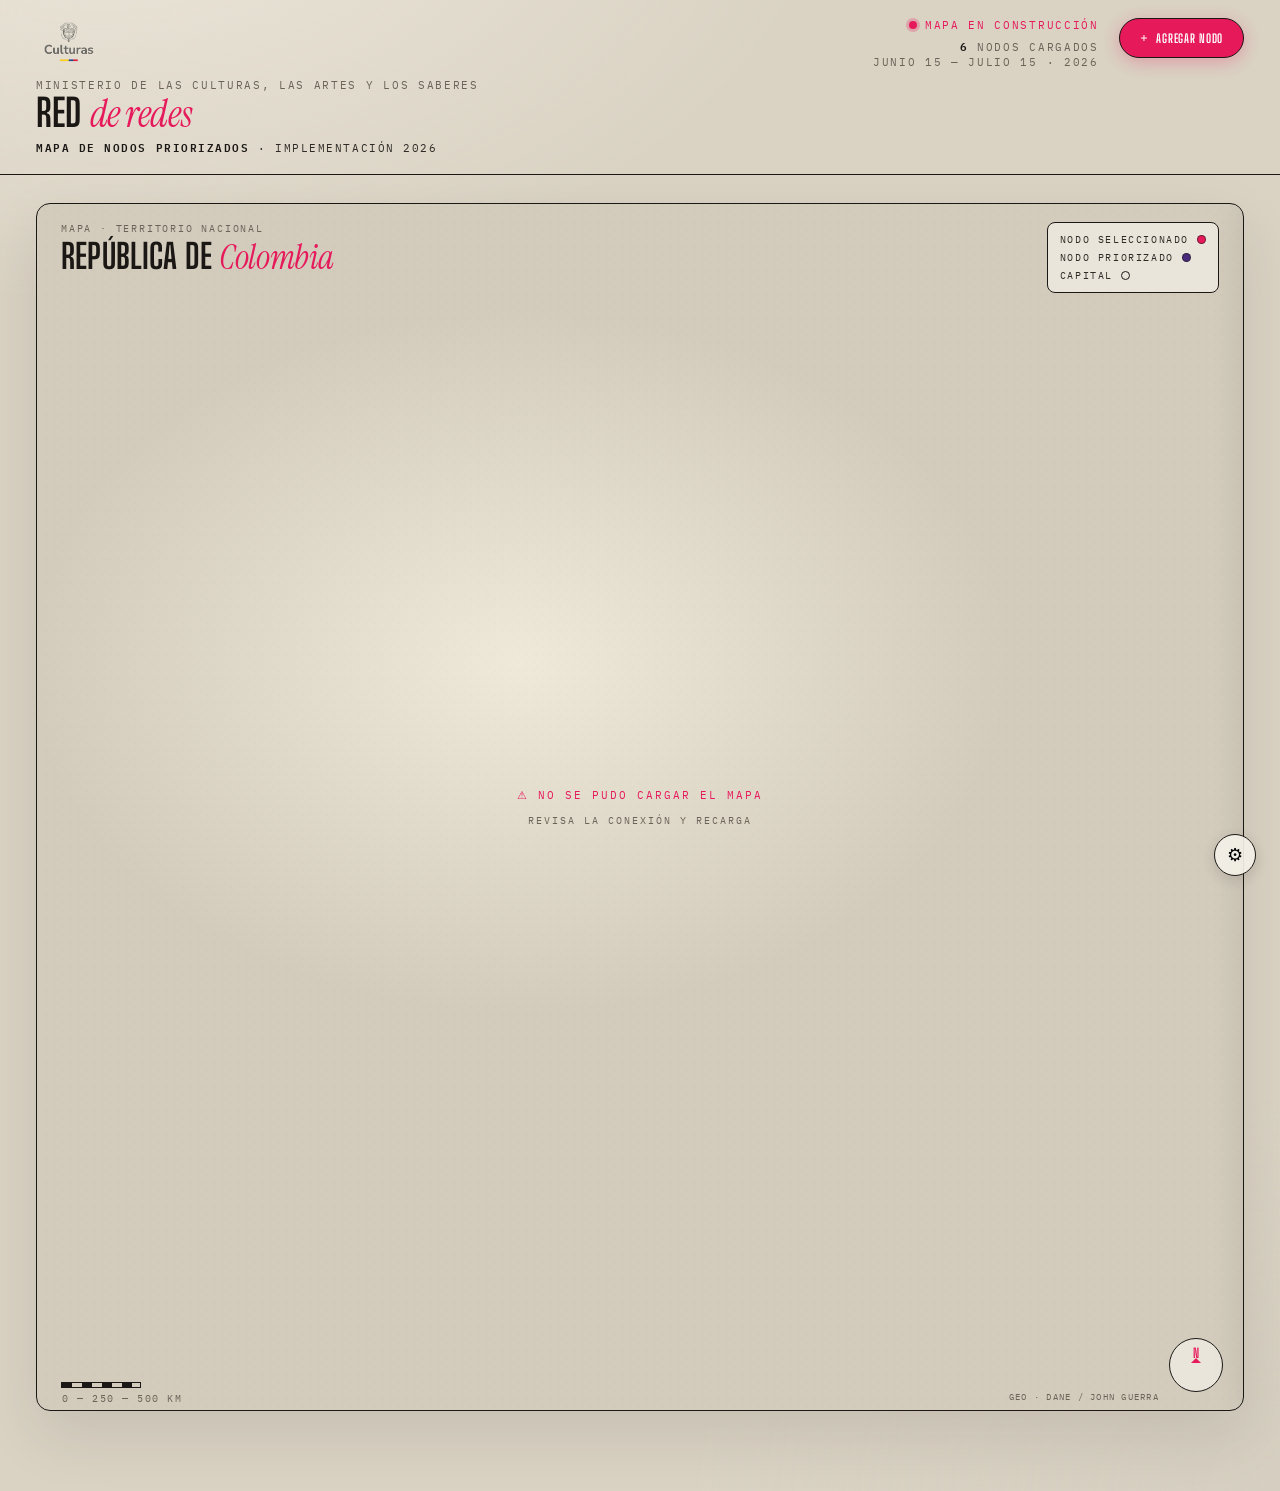
<file: index.html>
<!doctype html>
<html lang="es-CO">
<head>
<meta charset="utf-8">
<title>Red de redes · Minculturas</title>
<!-- Primary redirect: JavaScript (instant) -->
<script>window.location.replace("ui_kits/red_de_redes/index_form.html");</script>
<!-- Fallback redirect: meta refresh -->
<meta http-equiv="refresh" content="0; url=ui_kits/red_de_redes/index_form.html">
<link rel="canonical" href="ui_kits/red_de_redes/index_form.html">
</head>
<body>
  <p>Redirigiendo… <a href="ui_kits/red_de_redes/index_form.html">Haz clic aquí si no eres redirigido automáticamente</a>.</p>
</body>
</html>
</file>
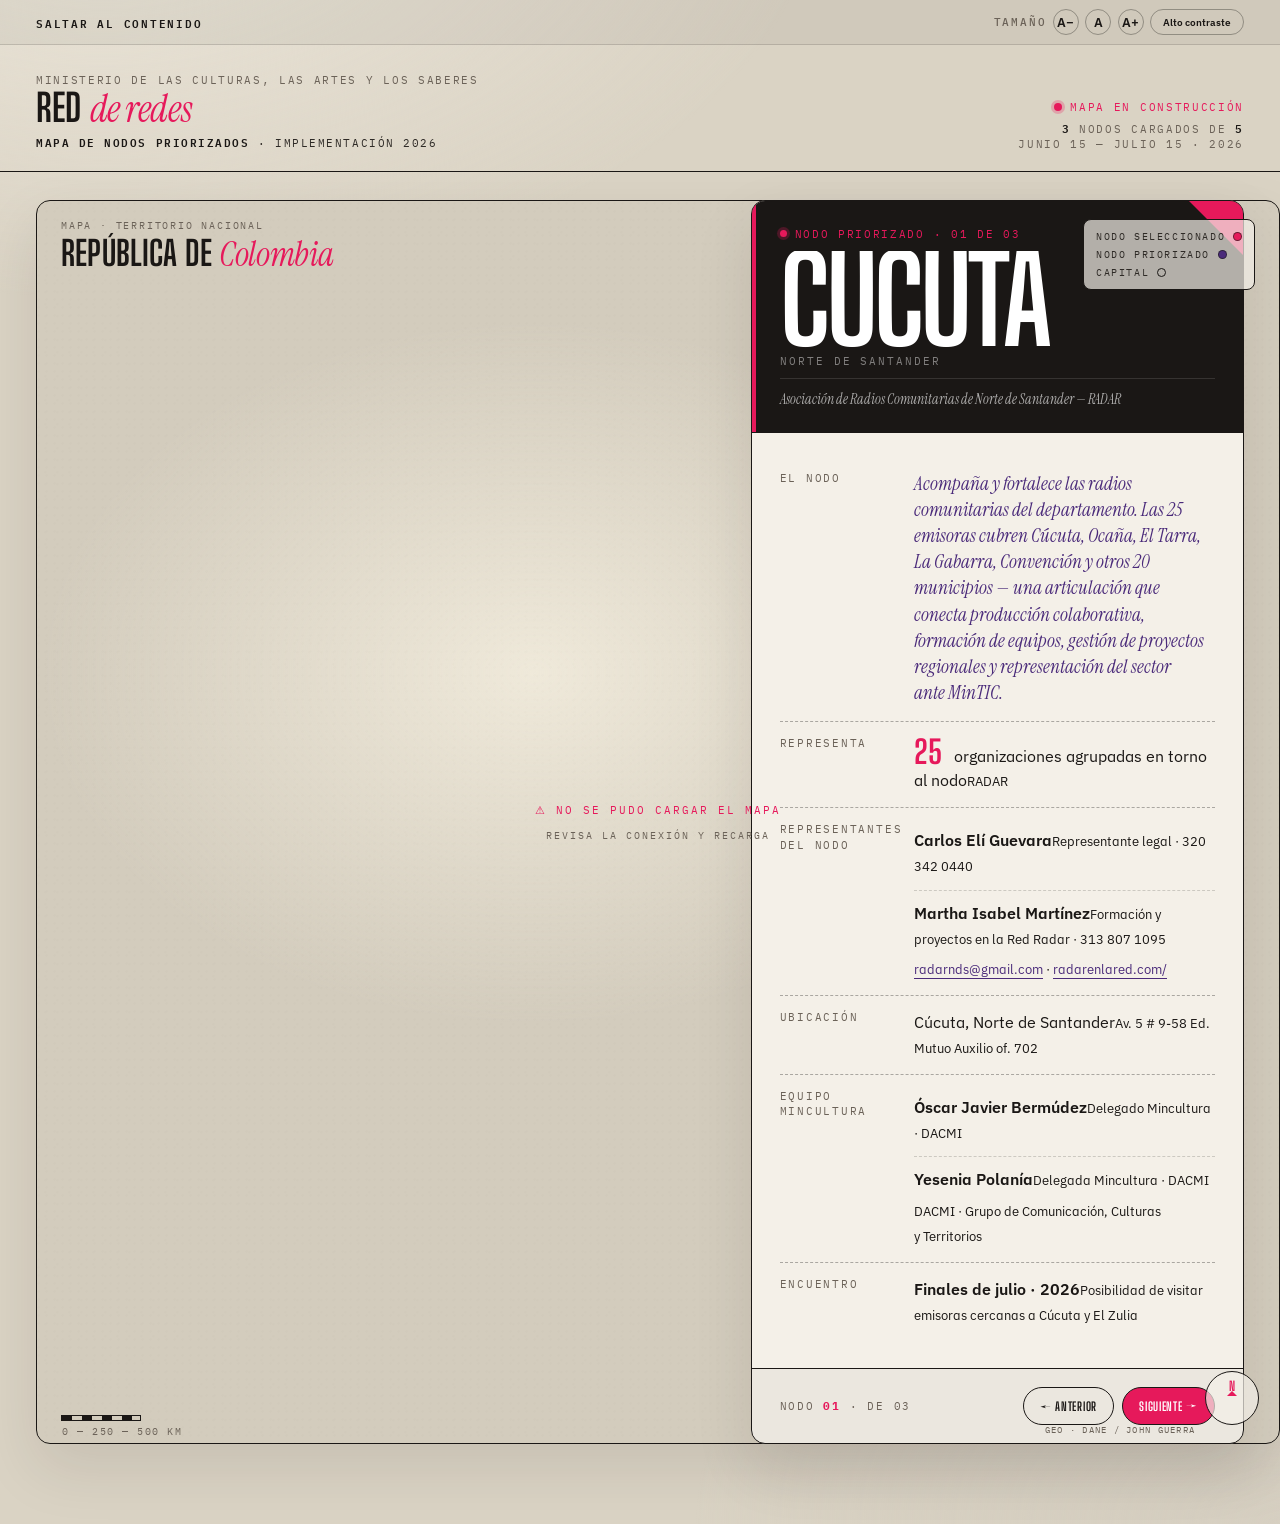
<file: ui_kits/red_de_redes/index.html>
<!doctype html>
<html lang="es-CO">
<head>
<meta charset="utf-8">
<meta name="viewport" content="width=device-width, initial-scale=1">
<title>Red de redes · Mapa de nodos · Minculturas 2026</title>
<link rel="stylesheet" href="../../colors_and_type.css">
<style>
  *,*::before,*::after{box-sizing:border-box}
  html,body{margin:0;padding:0;min-height:100vh}
  body{
    background:
      radial-gradient(1200px 700px at 8% -8%, #ece6da 0%, transparent 60%),
      radial-gradient(900px 600px at 100% 100%, #d6cfc1 0%, transparent 65%),
      #dad3c4;
    color:var(--rdr-ink); font-family:var(--rdr-font-body);
  }

  /* a11y bar */
  .a11y-strip{
    display:flex;align-items:center;justify-content:space-between;
    padding:9px 36px; background:rgba(26,23,21,0.05);
    border-bottom:1px solid var(--rdr-line);
    font-family:var(--rdr-font-mono);font-size:11px;
    color:var(--rdr-ink-mute);text-transform:uppercase;letter-spacing:0.16em;
  }
  .a11y-strip a.skip{color:var(--rdr-ink);font-weight:600;text-decoration:none}

  /* header */
  header.top{
    display:flex;align-items:flex-end;justify-content:space-between;gap:32px;
    padding:28px 36px 20px;border-bottom:1.5px solid var(--rdr-ink);
  }
  .brand .eye{
    font-family:var(--rdr-font-mono);font-size:10.5px;
    text-transform:uppercase;letter-spacing:0.16em;color:var(--rdr-ink-mute);
    margin-bottom:4px;
  }
  .brand h1{
    font-family:var(--rdr-font-display);font-weight:700;text-transform:uppercase;
    font-size:38px;line-height:0.9;color:var(--rdr-ink);margin:0;letter-spacing:0.005em;
  }
  .brand h1 em{
    font-family:var(--rdr-font-editorial);font-style:italic;font-weight:400;
    text-transform:none;letter-spacing:-0.012em;color:#e6195b;
  }
  .brand .doc{
    font-family:var(--rdr-font-mono);font-size:11px;color:var(--rdr-ink-soft);
    text-transform:uppercase;letter-spacing:0.14em;margin-top:6px;
  }
  .brand .doc b{color:var(--rdr-ink);font-weight:600}
  header .meta{
    text-align:right;
    font-family:var(--rdr-font-mono);font-size:10.5px;color:var(--rdr-ink-mute);
    text-transform:uppercase;letter-spacing:0.16em;
  }
  header .meta b{color:var(--rdr-ink);font-weight:600}
  header .meta .pulse{
    display:inline-flex;align-items:center;gap:8px;color:#e6195b;margin-bottom:4px;
  }
  header .meta .pulse::before{
    content:"";width:8px;height:8px;border-radius:99px;background:#e6195b;
    box-shadow:0 0 0 3px rgba(230,25,91,0.25);
    animation:p 1.6s ease-in-out infinite;
  }
  @keyframes p{0%,100%{transform:scale(1)}50%{transform:scale(1.25)}}

  /* main grid */
  main{
    max-width:1480px;margin:0 auto;padding:28px 36px 80px;
    display:grid;grid-template-columns:1.4fr 1fr;gap:24px;align-items:stretch;
  }

  /* MAP STAGE */
  .stage{
    position:relative;
    /* aspect-ratio keeps the square Colombia map proportional on every screen */
    aspect-ratio:1/1;
    background:
      radial-gradient(700px 500px at 40% 38%,#efe9da 0%,transparent 70%),
      #d3ccbd;
    border:1.5px solid var(--rdr-ink);border-radius:14px;overflow:hidden;
    box-shadow:0 24px 60px rgba(26,23,21,.10);
  }
  .stage::before{
    content:"";position:absolute;inset:0;
    background-image:
      radial-gradient(circle at 20% 30%, rgba(26,23,21,.022) 0, transparent 1.5px),
      radial-gradient(circle at 70% 60%, rgba(26,23,21,.020) 0, transparent 1.5px);
    background-size:8px 8px,12px 12px;
    mix-blend-mode:multiply;opacity:.55;pointer-events:none;
  }

  .stage-head{
    position:absolute;top:18px;left:24px;right:24px;z-index:20;
    display:flex;align-items:flex-start;justify-content:space-between;gap:18px;
    pointer-events:none;
  }
  .stage-head .lbl{
    font-family:var(--rdr-font-mono);font-size:10px;
    text-transform:uppercase;letter-spacing:0.18em;color:var(--rdr-ink-mute);
  }
  .stage-head h2{
    font-family:var(--rdr-font-display);font-weight:700;text-transform:uppercase;
    font-size:34px;margin:6px 0 0;letter-spacing:0.005em;line-height:0.92;
    color:var(--rdr-ink);
  }
  .stage-head h2 em{
    font-family:var(--rdr-font-editorial);font-style:italic;font-weight:400;
    text-transform:none;letter-spacing:-0.012em;color:#e6195b;
  }
  .legend{
    background:rgba(244,240,232,0.7);
    border:1.5px solid var(--rdr-ink);border-radius:8px;
    padding:10px 12px;display:flex;flex-direction:column;gap:5px;
    font-family:var(--rdr-font-mono);font-size:10px;
    color:var(--rdr-ink-soft);text-transform:uppercase;letter-spacing:0.16em;
  }
  .legend span{display:inline-flex;align-items:center;gap:8px}
  .legend i{width:9px;height:9px;border-radius:99px;border:1px solid rgba(26,23,21,.6)}

  .map-svg{position:absolute;inset:0;width:100%;height:100%;z-index:1}
  .nodes{position:absolute;inset:0;z-index:3;pointer-events:none}
  .nodes > *{pointer-events:auto}

  /* Loading state */
  .map-loading{
    position:absolute;inset:0;z-index:10;
    display:flex;align-items:center;justify-content:center;flex-direction:column;gap:12px;
    font-family:var(--rdr-font-mono);font-size:11px;color:var(--rdr-ink-mute);
    text-transform:uppercase;letter-spacing:0.18em;
  }
  .map-loading .spinner{
    width:30px;height:30px;border-radius:99px;
    border:2px solid rgba(26,23,21,0.15);border-top-color:#e6195b;
    animation:spin 0.9s linear infinite;
  }
  @keyframes spin{to{transform:rotate(360deg)}}

  /* nodes */
  .node{
    position:absolute;transform:translate(-50%,-50%);
    border-radius:99px;cursor:pointer;
    transition:transform .25s var(--rdr-ease);z-index:4;
    border:none;padding:0;
  }
  .node:focus-visible{outline:3px solid #e6195b;outline-offset:4px}
  .node:hover{transform:translate(-50%,-50%) scale(1.3);z-index:30}

  .node.nodo{
    width:18px;height:18px;background:var(--rdr-morado);
    border:2px solid var(--rdr-ink);
    box-shadow:0 0 0 4px rgba(74,42,122,0.18);
  }
  .node.nodo.selected{
    background:#e6195b;
    box-shadow:0 0 0 6px rgba(230,25,91,0.25);
    z-index:6;
  }
  .node.nodo.selected::after{
    content:"";position:absolute;inset:-3px;border-radius:99px;
    border:1.5px dashed var(--rdr-ink);
    animation:rot 14s linear infinite;
  }
  @keyframes rot{to{transform:rotate(360deg)}}
  .node.nodo.selected::before{
    content:"";position:absolute;inset:-2px;border-radius:99px;
    box-shadow:0 0 0 0 rgba(230,25,91,.55);
    animation:ring 2.2s ease-out infinite;
  }
  @keyframes ring{0%{box-shadow:0 0 0 0 rgba(230,25,91,.5)}100%{box-shadow:0 0 0 28px rgba(230,25,91,0)}}

  .node-label{
    position:absolute;
    font-family:var(--rdr-font-display);font-weight:700;text-transform:uppercase;
    font-size:13px;line-height:1;letter-spacing:0.04em;color:var(--rdr-ink);
    text-align:left;white-space:nowrap;pointer-events:none;
    transform:translate(14px,-8px);
  }
  .node-label small{
    display:block;margin-top:4px;
    font-family:var(--rdr-font-mono);font-size:9.5px;font-weight:500;
    text-transform:uppercase;letter-spacing:0.14em;color:var(--rdr-ink-mute);
    text-wrap:pretty;
  }
  .node-label.selected{color:#e6195b}
  .node-label.left{transform:translate(calc(-100% - 14px),-8px);text-align:right}

  /* Capital reference (Bogotá) - small, non-clickable, just orientation */
  .capital-ref{
    position:absolute;width:9px;height:9px;border-radius:99px;
    background:transparent;border:1.5px solid var(--rdr-ink);
    transform:translate(-50%,-50%);z-index:3;
  }
  .capital-ref::after{
    content:"Bogotá";position:absolute;top:14px;left:50%;transform:translateX(-50%);
    font-family:var(--rdr-font-mono);font-size:9.5px;font-weight:500;
    text-transform:uppercase;letter-spacing:0.14em;color:var(--rdr-ink-mute);
    white-space:nowrap;
  }

  .compass{
    position:absolute;bottom:18px;right:20px;z-index:20;
    width:54px;height:54px;border-radius:99px;
    border:1.5px solid var(--rdr-ink);background:rgba(244,240,232,0.7);
    display:flex;align-items:center;justify-content:center;
    font-family:var(--rdr-font-display);font-weight:700;font-size:13px;
    color:var(--rdr-ink);
  }
  .compass::before{content:"N";position:absolute;top:6px;color:#e6195b}
  .compass::after{
    content:"";position:absolute;left:50%;top:14px;width:0;height:0;
    border:5px solid transparent;border-bottom-color:#e6195b;transform:translateX(-50%);
  }
  .scale{
    position:absolute;bottom:22px;left:24px;z-index:20;
    display:flex;align-items:center;gap:8px;
    font-family:var(--rdr-font-mono);font-size:9.5px;
    text-transform:uppercase;letter-spacing:0.16em;color:var(--rdr-ink-mute);
  }
  .scale .bar{
    width:80px;height:6px;border:1.5px solid var(--rdr-ink);position:relative;
    background:linear-gradient(90deg,var(--rdr-ink) 50%,transparent 50%) 0/20px 6px;
  }
  .scale .bar::after{content:"0 — 250 — 500 km";position:absolute;top:9px;left:0;white-space:nowrap}

  .map-attrib{
    position:absolute;bottom:8px;right:84px;z-index:20;
    font-family:var(--rdr-font-mono);font-size:9px;
    color:var(--rdr-ink-mute);text-transform:uppercase;letter-spacing:0.14em;
  }

  /* ---- zoom wrapper (animates map + nodes together) ---- */
  .map-wrap{
    position:absolute;inset:0;
    transform-origin:0 0;
    transition:transform 0.55s cubic-bezier(0.4,0,0.2,1);
    will-change:transform;
  }

  /* ---- zoom reset button ---- */
  .zoom-reset{
    position:absolute;bottom:68px;left:24px;z-index:25;
    display:none;align-items:center;gap:6px;
    height:30px;padding:0 12px;border-radius:99px;
    background:rgba(244,240,232,0.92);border:1.5px solid var(--rdr-ink);
    cursor:pointer;
    font-family:var(--rdr-font-mono);font-size:9.5px;
    text-transform:uppercase;letter-spacing:0.14em;color:var(--rdr-ink);
    box-shadow:0 4px 14px rgba(26,23,21,0.14);
    transition:all .15s var(--rdr-ease);
    animation:fadeInUp .3s ease forwards;
  }
  .zoom-reset:hover{background:var(--rdr-ink);color:#fff}
  @keyframes fadeInUp{
    from{opacity:0;transform:translateY(6px)}
    to{opacity:1;transform:translateY(0)}
  }

  /* ---- scroll hint (mobile only) ---- */
  .scroll-hint{
    position:absolute;bottom:16px;left:50%;transform:translateX(-50%);
    z-index:25;display:none;align-items:center;gap:8px;
    background:#e6195b;color:#fff;border-radius:99px;
    padding:11px 20px;
    font-family:var(--rdr-font-mono);font-size:10.5px;
    text-transform:uppercase;letter-spacing:0.14em;white-space:nowrap;
    box-shadow:0 6px 24px rgba(230,25,91,0.40);
    pointer-events:none;
  }
  .scroll-hint.visible{
    display:flex;
    animation:shFloat .45s ease forwards, shFade .35s ease 2.4s forwards;
  }
  @keyframes shFloat{
    from{opacity:0;transform:translateX(-50%) translateY(10px)}
    to{opacity:1;transform:translateX(-50%) translateY(0)}
  }
  @keyframes shFade{to{opacity:0}}
  .scroll-hint-arrow{
    display:inline-block;
    animation:bounce 1s ease-in-out infinite;
  }
  @keyframes bounce{0%,100%{transform:translateY(0)}50%{transform:translateY(3px)}}

  /* FICHA panel */
  .ficha{
    background:#f4f0e8;border:1.5px solid var(--rdr-ink);border-radius:14px;
    overflow:hidden;display:flex;flex-direction:column;
    box-shadow:0 24px 60px rgba(26,23,21,.10);position:relative;
  }
  .ficha::before{
    content:"";position:absolute;top:0;right:0;
    width:0;height:0;
    border-top:54px solid #e6195b;border-left:54px solid transparent;z-index:5;
  }
  .ficha-hero{
    padding:20px 28px 22px;background:#1a1715;color:#fff;
    border-bottom:1.5px solid var(--rdr-ink);position:relative;overflow:hidden;
  }
  .ficha-hero::after{
    content:"";position:absolute;top:0;left:-2px;width:6px;height:100%;background:#e6195b;
  }
  .ficha-hero .eye{
    font-family:var(--rdr-font-mono);font-size:10.5px;
    text-transform:uppercase;letter-spacing:0.16em;color:#e6195b;margin-bottom:4px;
    display:inline-flex;align-items:center;gap:8px;
  }
  .ficha-hero .eye::before{
    content:"";width:7px;height:7px;border-radius:99px;background:#e6195b;
    box-shadow:0 0 0 3px rgba(230,25,91,.25);
    animation:p 1.6s ease-in-out infinite;
  }
  /* City name — the massive editorial centrepiece */
  .ficha-city{
    font-family:var(--rdr-font-display);font-weight:700;text-transform:uppercase;
    font-size:clamp(64px, 10vw, 120px);
    line-height:0.83;letter-spacing:-0.025em;
    color:#fff;margin:6px 0 4px;
    /* let it overflow the right edge gracefully on narrow panels */
    overflow:hidden;white-space:nowrap;text-overflow:clip;
  }
  .ficha-dept{
    font-family:var(--rdr-font-mono);font-size:11px;
    text-transform:uppercase;letter-spacing:0.18em;
    color:rgba(255,255,255,0.45);margin-bottom:10px;
  }
  .ficha-red-name{
    font-family:var(--rdr-font-editorial);font-style:italic;
    font-size:14px;line-height:1.45;
    color:rgba(255,255,255,0.65);
    border-top:1px solid rgba(255,255,255,0.12);padding-top:10px;
  }

  .ficha-body{padding:24px 28px 28px;overflow-y:auto;flex:1}
  .row{
    display:grid;grid-template-columns:120px 1fr;gap:14px;
    padding:14px 0;border-bottom:1px dashed var(--rdr-line-strong);
  }
  .row:last-child{border-bottom:none}
  .row .k{
    font-family:var(--rdr-font-mono);font-size:11px;
    text-transform:uppercase;letter-spacing:0.16em;color:var(--rdr-ink-mute);
    line-height:1.4;
  }
  .row .v{
    font-family:var(--rdr-font-body);font-size:16px;line-height:1.55;
    color:var(--rdr-ink);text-wrap:pretty;
  }
  .row .v b{font-weight:600;color:var(--rdr-ink)}
  .row .v.lead{
    font-family:var(--rdr-font-editorial);font-style:italic;
    font-size:19px;color:var(--rdr-morado);line-height:1.38;text-wrap:pretty;
  }
  .row .v .num{
    font-family:var(--rdr-font-display);font-weight:700;
    font-size:32px;line-height:1;color:#e6195b;letter-spacing:0;
    display:inline-block;margin-right:8px;vertical-align:-2px;
  }
  .row .v .small{
    display:block;margin-top:4px;
    font-family:var(--rdr-font-mono);font-size:10.5px;
    color:var(--rdr-ink-mute);text-transform:uppercase;letter-spacing:0.14em;
  }
  .row .v .person{
    display:block;padding:6px 0;
  }
  .row .v .person + .person{border-top:1px dashed rgba(26,23,21,0.18);margin-top:6px;padding-top:10px}
  .row .v a{color:var(--rdr-morado);text-decoration:none;border-bottom:1px solid var(--rdr-morado)}
  .row .v a:hover{color:#e6195b;border-bottom-color:#e6195b}

  .ficha-footer{
    padding:18px 28px;border-top:1.5px solid var(--rdr-ink);
    background:rgba(26,23,21,0.04);
    display:flex;align-items:center;justify-content:space-between;gap:12px;
  }
  .nav-prev-next{display:flex;gap:8px}
  .ctrl{
    height:38px;padding:0 16px;border-radius:99px;
    background:transparent;color:var(--rdr-ink);
    border:1.5px solid var(--rdr-ink);cursor:pointer;
    font-family:var(--rdr-font-display);font-weight:700;
    text-transform:uppercase;font-size:12px;letter-spacing:0.06em;
    display:inline-flex;align-items:center;gap:6px;
    transition:all .14s var(--rdr-ease);
  }
  .ctrl:hover{background:var(--rdr-ink);color:#fff}
  .ctrl.primary{background:#e6195b;border-color:var(--rdr-ink);color:#fff}
  .ctrl.primary:hover{background:var(--rdr-ink)}
  .counter{
    font-family:var(--rdr-font-mono);font-size:11px;
    text-transform:uppercase;letter-spacing:0.16em;color:var(--rdr-ink-mute);
  }
  .counter b{color:#e6195b;font-weight:700}

  /* ================================================================
     RESPONSIVE
     ================================================================ */

  /* --- Tablet / stacked (≤ 1079 px) ----------------------------- */
  @media (max-width:1079px){
    main{
      grid-template-columns:1fr;
      padding:20px 24px 60px;
      gap:20px;
    }
    /* On stacked layout the ficha sits below — cap height so it
       doesn't push everything off screen on landscape tablets */
    .ficha{ max-height:70vh; }
    .ficha-body{ max-height:calc(70vh - 180px); }
  }

  /* --- Large phones / small tablets in portrait (≤ 767 px) ------- */
  @media (max-width:767px){
    /* a11y bar: tighter, wrap the buttons */
    .a11y-strip{
      padding:7px 16px;
      flex-wrap:wrap;
      row-gap:4px;
    }

    /* header: stack brand + meta, reduce h1 */
    header.top{
      flex-direction:column;
      align-items:flex-start;
      gap:10px;
      padding:14px 18px 12px;
    }
    .brand h1{ font-size:28px; }
    header .meta{ text-align:left; }

    /* main */
    main{ padding:14px 14px 40px; gap:14px; }

    /* stage head: smaller title + legend */
    .stage-head{ top:12px; left:14px; right:14px; gap:10px; }
    .stage-head h2{ font-size:22px; }
    .legend{ padding:7px 9px; gap:3px; font-size:9px; }
    .legend i{ width:7px; height:7px; }

    /* node dots: slightly larger tap targets */
    .node.nodo{ width:22px; height:22px; }

    /* node labels: hide non-selected ones — too cramped on mobile.
       Only the active label stays visible (in red). */
    .node-label{ opacity:0; pointer-events:none; transition:opacity .2s; }
    .node-label.selected{
      opacity:1;
      font-size:12px;
    }
    .node-label.selected small{ font-size:8.5px; }

    /* compass + scale: compress */
    .compass{ width:40px; height:40px; font-size:11px; bottom:12px; right:12px; }
    .scale{ bottom:14px; left:12px; font-size:8.5px; }
    .scale .bar{ width:60px; }
    .map-attrib{ display:none; }

    /* ficha: uncap height (it's already below the map in stacked layout) */
    .ficha{ max-height:none; }
    .ficha-body{ max-height:none; }

    /* ficha hero: bigger city name on narrow screens */
    .ficha-hero{ padding:18px 20px 20px; }
    .ficha-city{ font-size:clamp(56px, 16vw, 96px); }
    .ficha-dept{ font-size:13px; letter-spacing:0.16em; }
    .ficha-red-name{ font-size:16px; line-height:1.5; }

    /* ficha body: stack rows vertically so text has room to breathe */
    .ficha-body{ padding:20px 20px 24px; }
    .row{
      display:flex;
      flex-direction:column;
      gap:5px;
      padding:14px 0;
    }
    .row .k{
      font-size:11px;
      font-weight:700;
      letter-spacing:0.2em;
      color:var(--rdr-ink); /* stronger contrast for label */
    }
    .row .v{ font-size:18px; line-height:1.5; }
    .row .v.lead{ font-size:18px; line-height:1.5; }
    .row .v .num{ font-size:32px; }
    .row .v .small{ font-size:12px; }
    .row .v .person b{ font-size:17px; }
    .row .v .person small{ font-size:13px; display:block; margin-top:2px; }

    /* footer controls */
    .ficha-footer{ padding:16px 20px; }
    .ctrl{ height:44px; padding:0 20px; font-size:13px; }
    .counter{ font-size:12px; }
  }

  /* --- Small phones (≤ 480 px) ----------------------------------- */
  @media (max-width:480px){
    .brand h1{ font-size:24px; }
    .brand .eye{ font-size:9.5px; }
    /* Minimal a11y strip — just the buttons */
    .a11y-strip .skip{ display:none; }
    /* Stage fills nearly full width */
    main{ padding:10px 10px 32px; gap:10px; }
    .stage-head h2{ font-size:18px; }
    .legend{ font-size:8.5px; }
    /* ficha hero */
    .ficha-city{ font-size:clamp(52px, 15vw, 80px); }
    .ficha-red-name{ font-size:15px; }
    /* ficha body: keep vertical stacking, refine spacing */
    .ficha-body{ padding:16px 16px 20px; }
    .row{ padding:12px 0; gap:4px; }
    .row .v{ font-size:17px; }
    .row .v.lead{ font-size:17px; }
    .ctrl{ height:46px; font-size:14px; }
  }
</style>
</head>
<body>

<div class="a11y-strip">
  <a href="#contenido" class="skip">Saltar al contenido</a>
  <div class="rdr-a11y-nav" aria-label="Accesibilidad">
    <span>Tamaño</span>
    <button>A−</button><button>A</button><button>A+</button>
    <button style="width:auto;padding:0 12px;height:26px;font-size:10px">Alto contraste</button>
  </div>
</div>

<header class="top">
  <div class="brand">
    <div class="eye">Ministerio de las Culturas, las Artes y los Saberes</div>
    <h1>Red <em>de redes</em></h1>
    <div class="doc"><b>Mapa de nodos priorizados</b> · Implementación 2026</div>
  </div>
  <div class="meta">
    <div class="pulse">Mapa en construcción</div>
    <div><b>3</b> nodos cargados de <b>5</b></div>
    <div>Junio 15 — Julio 15 · 2026</div>
  </div>
</header>

<main id="contenido">

  <!-- ====== MAP ====== -->
  <section class="stage">
    <div class="stage-head">
      <div>
        <div class="lbl">Mapa · territorio nacional</div>
        <h2>República de <em>Colombia</em></h2>
      </div>
      <div class="legend">
        <span>Nodo seleccionado <i style="background:#e6195b"></i></span>
        <span>Nodo priorizado <i style="background:var(--rdr-morado)"></i></span>
        <span>Capital <i style="background:transparent;border:1.5px solid #1a1715"></i></span>
      </div>
    </div>

    <div class="map-loading" id="loading">
      <div class="spinner"></div>
      <div>Cargando geografía · Colombia</div>
    </div>

    <!-- map-wrap: single element we transform for zoom (SVG + nodes move together) -->
    <div class="map-wrap" id="mapWrap">
      <svg class="map-svg" id="mapSvg" viewBox="0 0 880 880" preserveAspectRatio="xMidYMid meet">
        <defs>
          <filter id="ink"><feTurbulence type="fractalNoise" baseFrequency="0.9" numOctaves="2" seed="9"/><feDisplacementMap in="SourceGraphic" scale="0.6"/></filter>
        </defs>
        <g id="depts" fill="rgba(234,217,204,0.4)" stroke="rgba(26,23,21,0.35)" stroke-width="0.7" stroke-linejoin="round"></g>
        <path id="outline" fill="none" stroke="var(--rdr-ink)" stroke-width="1.6" stroke-linejoin="round"></path>
        <!-- mesh: subtle connections from each nodo to capital -->
        <g id="axons" stroke="#4a2a7a" stroke-width="1.0" fill="none" stroke-opacity="0.55" stroke-dasharray="3 4"></g>
      </svg>
      <div class="nodes" id="nodesLayer"></div>
    </div>

    <!-- zoom reset: appears when map is zoomed in -->
    <button class="zoom-reset" id="zoomReset" onclick="resetZoom()" aria-label="Ver mapa completo">↺ Vista completa</button>

    <!-- scroll hint: mobile only — appears after selecting a node -->
    <div class="scroll-hint" id="scrollHint" aria-live="polite">
      Ver ficha <span class="scroll-hint-arrow">↓</span>
    </div>

    <div class="map-attrib">geo · DANE / John Guerra</div>
    <div class="scale"><span class="bar"></span></div>
    <div class="compass"></div>
  </section>

  <!-- ====== FICHA ====== -->
  <aside class="ficha" id="ficha"></aside>

</main>

<script>
/* =====================================================================
   NODES — datos reales según correos de Mincultura (Dirección de
   Poblaciones + DACMI). Solo estos 3 son interactivos.
===================================================================== */
const nodos = [
  {
    id:'cucuta',
    lon:-72.50, lat:7.89, city:'Cúcuta',
    red:'RADAR',
    redLong:'Asociación de Radios Comunitarias de Norte de Santander — RADAR',
    departamento:'Norte de Santander',
    representantes:[
      {nombre:'Carlos Elí Guevara', rol:'Representante legal', tel:'320 342 0440'},
      {nombre:'Martha Isabel Martínez', rol:'Formación y proyectos en la Red Radar', tel:'313 807 1095'},
    ],
    correo:'radarnds@gmail.com',
    web:'https://radarenlared.com/',
    organizaciones:25,
    fortaleza:'Acompaña y fortalece las radios comunitarias del departamento. Las 25 emisoras cubren Cúcuta, Ocaña, El Tarra, La Gabarra, Convención y otros 20 municipios — una articulación que conecta producción colaborativa, formación de equipos, gestión de proyectos regionales y representación del sector ante MinTIC.',
    delegados:[
      {nombre:'Óscar Javier Bermúdez', rol:'Delegado Mincultura · DACMI'},
      {nombre:'Yesenia Polanía', rol:'Delegada Mincultura · DACMI'},
    ],
    grupo:'DACMI · Grupo de Comunicación, Culturas y Territorios',
    fecha:'Finales de julio · 2026',
    fechaNote:'Posibilidad de visitar emisoras cercanas a Cúcuta y El Zulia',
    lugar:'Cúcuta',
    direccion:'Av. 5 # 9-58 Ed. Mutuo Auxilio of. 702',
  },
  {
    id:'quibdo',
    lon:-76.66, lat:5.69, city:'Quibdó',
    red:'Mujeres del Chocó',
    redLong:'Red de mujeres artistas, cultoras y sabedoras del Chocó',
    departamento:'Chocó',
    representantes:[
      {nombre:'Nelly Caizamo', rol:'Lideresa', tel:'321 840 3767'},
    ],
    correo:'',
    web:'',
    organizaciones:15,
    fortaleza:'Cuidado de la paz y articulación con el fortalecimiento de la Red Internacional de Mujeres artistas, cultoras y sabedoras por la paz.',
    delegados:[
      {nombre:'Alba Cecilia Pineda', rol:'Delegada Mincultura · Dirección de Poblaciones'},
      {nombre:'Alejandra Ballén', rol:'Delegada Mincultura · Dirección de Poblaciones'},
    ],
    grupo:'Dirección de Poblaciones',
    fecha:'18 de junio · 2026',
    fechaNote:'Tentativa, a concertar con organizaciones',
    lugar:'Quibdó',
    direccion:'Por confirmar',
  },
  {
    id:'neiva',
    lon:-75.28, lat:2.94, city:'Neiva',
    red:'Juntanza de Jóvenes',
    redLong:'Juntanza de Jóvenes — Minga del Suroccidente',
    departamento:'Huila',
    representantes:[
      {nombre:'Yiner Quiguantar Cortés', rol:'Vocero', tel:'322 687 0655'},
    ],
    correo:'',
    web:'',
    organizaciones:40,
    fortaleza:'Inciden en las decisiones que afectan a las juventudes desde la movilización pacífica, la construcción y resistencia cultural, artística, política y social; defienden la vida, los derechos humanos, el territorio y la paz.',
    delegados:[
      {nombre:'William Aguilera', rol:'Delegado Mincultura · Dirección de Poblaciones'},
    ],
    grupo:'Dirección de Poblaciones',
    fecha:'15 de julio · 2026',
    fechaNote:'Tentativa, a concertar con organizaciones',
    lugar:'Neiva',
    direccion:'Por confirmar',
  },
];

const bogota = {lon:-74.08, lat:4.61};

/* =====================================================================
   PROJECTION + MAP RENDER
   Cargamos GeoJSON real desde el gist de John Guerra (público).
===================================================================== */
const W=880, H=880;
const PAD = 40;
const GEO_URL = 'https://gist.githubusercontent.com/john-guerra/43c7656821069d00dcbc/raw/be6a6e239cd5b5b803c6e7c2ec405b793a9064dd/Colombia.geo.json';

let projector = null;

async function loadMap(){
  let geo;
  try{
    const res = await fetch(GEO_URL);
    if(!res.ok) throw new Error('HTTP '+res.status);
    geo = await res.json();
  }catch(err){
    console.error('Falló carga de GeoJSON, usando fallback', err);
    document.getElementById('loading').innerHTML =
      '<div style="color:#e6195b">⚠ No se pudo cargar el mapa</div>'+
      '<div style="font-size:10px">Revisa la conexión y recarga</div>';
    return;
  }

  /* compute bounds — pero ignoramos San Andrés (las islas, lon < -79)
     para no comprimir el continente. San Andrés queda fuera del recorte. */
  let minLon=Infinity,maxLon=-Infinity,minLat=Infinity,maxLat=-Infinity;
  function eachPt(coords, fn){
    if(typeof coords[0]==='number'){ fn(coords); return; }
    coords.forEach(c=>eachPt(c,fn));
  }
  geo.features.forEach(f=>{
    eachPt(f.geometry.coordinates, ([lon,lat])=>{
      // skip island archipelago for bounds calc
      if(lon < -79.5) return;
      if(lon<minLon)minLon=lon; if(lon>maxLon)maxLon=lon;
      if(lat<minLat)minLat=lat; if(lat>maxLat)maxLat=lat;
    });
  });

  /* simple equirectangular fit, latitude-corrected
     IMPORTANT: cosLat must be applied BOTH to lonRange (for the scale)
     AND to (lon - minLon) inside projector (for each point's X).
     Using cosLat only in one place causes systematic horizontal drift. */
  const midLat = (minLat+maxLat)/2;
  const cosLat = Math.cos(midLat * Math.PI/180);
  const lonRange = (maxLon - minLon) * cosLat;   // width in "corrected" degrees
  const latRange = (maxLat - minLat);             // height in degrees

  const aw = W - 2*PAD;
  const ah = H - 2*PAD;
  // scale: fit the corrected bounding box inside the canvas
  const sx = aw / lonRange;
  const sy = ah / latRange;
  const s  = Math.min(sx, sy) * 0.96;
  const ox = PAD + (aw - lonRange * s) / 2;
  const oy = PAD + (ah - latRange * s) / 2;

  projector = function(lon, lat){
    // apply cosLat to lon offset — same factor used in lonRange → consistent
    const x = ox + (lon - minLon) * cosLat * s;
    const y = oy + (maxLat - lat) * s;
    return {x, y};
  };

  /* render department polygons — saltarse San Andrés (toda costa lon<-79.5)
     porque queda fuera del recorte y rompe el clip */
  const depts = document.getElementById('depts');
  let deptHTML = '';
  geo.features.forEach((f, i)=>{
    const g = f.geometry;
    const polys = g.type==='Polygon' ? [g.coordinates] : g.coordinates;
    polys.forEach(poly=>{
      // skip if first ring is entirely in island lon range
      const firstPt = poly[0][0];
      if(firstPt[0] < -79.5) return;
      let d='';
      poly.forEach(ring=>{
        ring.forEach(([lon,lat], k)=>{
          const p = projector(lon,lat);
          d += (k===0?'M':'L') + p.x.toFixed(1) + ',' + p.y.toFixed(1);
        });
        d += 'Z';
      });
      deptHTML += `<path d="${d}"></path>`;
    });
  });
  depts.innerHTML = deptHTML;

  /* render outer outline by drawing a thicker stroke around each polygon */
  // (we already get departmental seams from depts; outline is the same paths
  //  rendered with ink stroke on top — handled above)

  /* axons cap → nodos (subtle) */
  const cap = projector(bogota.lon, bogota.lat);
  let axHTML = '';
  nodos.forEach(n=>{
    const p = projector(n.lon, n.lat);
    const mx = (cap.x+p.x)/2, my = (cap.y+p.y)/2;
    const dx = p.x-cap.x, dy = p.y-cap.y;
    const off = 30 + Math.random()*20;
    const nx = -dy, ny = dx, nl = Math.hypot(nx,ny)||1;
    const cx = mx + (nx/nl)*off, cy = my + (ny/nl)*off;
    axHTML += `<path d="M${cap.x.toFixed(1)},${cap.y.toFixed(1)} Q${cx.toFixed(1)},${cy.toFixed(1)} ${p.x.toFixed(1)},${p.y.toFixed(1)}"/>`;
  });
  document.getElementById('axons').innerHTML = axHTML;

  /* place nodes — use PERCENTAGES (not px) so they scale 1:1 with the
     SVG viewBox (0 0 880 880) regardless of the rendered element width */
  const toP = (v, dim) => (v / dim * 100).toFixed(3) + '%';
  const layer = document.getElementById('nodesLayer');
  let html = '';
  // Capital reference (small ring, non-clickable)
  html += `<div class="capital-ref" style="left:${toP(cap.x,W)};top:${toP(cap.y,H)}"></div>`;

  nodos.forEach((n, i)=>{
    const p = projector(n.lon, n.lat);
    n._x = p.x; n._y = p.y;
    // Cúcuta is on the right edge — label to the left; Quibdó is left — label to the right
    const labelClass = n.id==='quibdo' ? '' : 'left';
    html += `<button class="node nodo ${i===0?'selected':''}" data-id="${n.id}" style="left:${toP(p.x,W)};top:${toP(p.y,H)}" aria-label="${n.city} — ${n.red}"></button>`;
    html += `<div class="node-label ${labelClass} ${i===0?'selected':''}" data-label-id="${n.id}" style="left:${toP(p.x,W)};top:${toP(p.y,H)}">${n.city}<small>${n.red}</small></div>`;
  });
  layer.innerHTML = html;

  // wire clicks
  document.querySelectorAll('.node.nodo').forEach(el=>{
    el.addEventListener('click', ()=> select(el.dataset.id));
  });

  document.getElementById('loading').style.display='none';

  // Zoom to the initially selected node once the map is ready
  zoomToNode(nodos[current]);
}

/* =====================================================================
   FICHA RENDERING
===================================================================== */
const ficha = document.getElementById('ficha');
let current = 0;

function renderFicha(){
  const n = nodos[current];

  const repsHTML = n.representantes.map(r=>
    `<span class="person"><b>${r.nombre}</b><small>${r.rol} · ${r.tel}</small></span>`
  ).join('');

  const delsHTML = n.delegados.map(d=>
    `<span class="person"><b>${d.nombre}</b><small>${d.rol}</small></span>`
  ).join('');

  const contactoExtra = [];
  if(n.correo) contactoExtra.push(`<a href="mailto:${n.correo}">${n.correo}</a>`);
  if(n.web) contactoExtra.push(`<a href="${n.web}" target="_blank" rel="noopener">${n.web.replace(/^https?:\/\//,'')}</a>`);

  ficha.innerHTML = `
    <div class="ficha-hero">
      <div class="eye">Nodo priorizado · ${String(current+1).padStart(2,'0')} de ${String(nodos.length).padStart(2,'0')}</div>
      <div class="ficha-city">${n.city}</div>
      <div class="ficha-dept">${n.departamento}</div>
      <div class="ficha-red-name">${n.redLong}</div>
    </div>

    <div class="ficha-body">

      <div class="row">
        <div class="k">El nodo</div>
        <div class="v lead">${n.fortaleza}</div>
      </div>

      <div class="row">
        <div class="k">Representa</div>
        <div class="v"><span class="num">${n.organizaciones}</span> organizaciones agrupadas en torno al nodo<small>${n.red}</small></div>
      </div>

      <div class="row">
        <div class="k">Representante${n.representantes.length>1?'s':''} del nodo</div>
        <div class="v">${repsHTML}${contactoExtra.length?`<small style="margin-top:8px">${contactoExtra.join(' · ')}</small>`:''}</div>
      </div>

      <div class="row">
        <div class="k">Ubicación</div>
        <div class="v">${n.city}, ${n.departamento}<small>${n.direccion}</small></div>
      </div>

      <div class="row">
        <div class="k">Equipo Mincultura</div>
        <div class="v">${delsHTML}<small style="margin-top:8px">${n.grupo}</small></div>
      </div>

      <div class="row">
        <div class="k">Encuentro</div>
        <div class="v"><b>${n.fecha}</b><small>${n.fechaNote}</small></div>
      </div>

    </div>

    <div class="ficha-footer">
      <div class="counter">Nodo <b>${String(current+1).padStart(2,'0')}</b> · de ${String(nodos.length).padStart(2,'0')}</div>
      <div class="nav-prev-next">
        <button class="ctrl" id="prevBtn">← Anterior</button>
        <button class="ctrl primary" id="nextBtn">Siguiente →</button>
      </div>
    </div>
  `;

  document.getElementById('prevBtn').onclick = ()=>{ const ni = (current-1+nodos.length)%nodos.length; select(nodos[ni].id); };
  document.getElementById('nextBtn').onclick = ()=>{ const ni = (current+1)%nodos.length; select(nodos[ni].id); };
}

/* =====================================================================
   ZOOM — centers the clicked node in the stage viewport
===================================================================== */
const ZOOM_S = 2.2; // zoom scale factor

function zoomToNode(n){
  if(!n || n._x == null) return; // map not loaded yet
  const stage = document.querySelector('.stage');
  const W = stage.clientWidth;
  const H = stage.clientHeight;
  // n._x / n._y are in 0-880 SVG space; normalize to 0-1
  const nx = n._x / 880;
  const ny = n._y / 880;
  // With transform-origin 0 0 and transform: translate(tx,ty) scale(S):
  // the point (nx*W, ny*H) maps to (nx*W*S + tx, ny*H*S + ty).
  // We want that to equal (W/2, H/2) → center of stage.
  const tx = W/2 - nx * W * ZOOM_S;
  const ty = H/2 - ny * H * ZOOM_S;
  const wrap = document.getElementById('mapWrap');
  wrap.style.transformOrigin = '0 0';
  wrap.style.transform = `translate(${tx.toFixed(1)}px,${ty.toFixed(1)}px) scale(${ZOOM_S})`;
  // Show reset button
  const btn = document.getElementById('zoomReset');
  btn.style.display = 'flex';
  // Force re-trigger animation
  btn.style.animation = 'none';
  btn.offsetHeight;
  btn.style.animation = '';
}

function resetZoom(){
  const wrap = document.getElementById('mapWrap');
  wrap.style.transform = 'translate(0px,0px) scale(1)';
  document.getElementById('zoomReset').style.display = 'none';
}

/* =====================================================================
   SCROLL HINT — mobile: animated pill nudging user to scroll down
===================================================================== */
let _hintTimer;
function showScrollHint(){
  if(window.innerWidth >= 1080) return; // desktop doesn't need it
  const hint = document.getElementById('scrollHint');
  hint.classList.remove('visible');
  clearTimeout(_hintTimer);
  // Force reflow so the animation restarts cleanly
  void hint.offsetWidth;
  hint.classList.add('visible');
  _hintTimer = setTimeout(()=>{ hint.classList.remove('visible'); }, 3000);
}

function select(id){
  current = nodos.findIndex(n=>n.id===id);
  document.querySelectorAll('.node.nodo').forEach(el=>{
    el.classList.toggle('selected', el.dataset.id===id);
  });
  document.querySelectorAll('.node-label').forEach(el=>{
    el.classList.toggle('selected', el.dataset.labelId===id);
  });
  // Zoom map to selected node
  zoomToNode(nodos[current]);
  renderFicha();
  // Mobile: show hint + auto-scroll to ficha after zoom starts
  if(window.innerWidth < 1080){
    showScrollHint();
    setTimeout(()=>{
      document.getElementById('ficha').scrollIntoView({behavior:'smooth', block:'start'});
    }, 600);
  }
}

renderFicha();
loadMap();

/* Click on map background (not on a node) → reset zoom */
document.querySelector('.stage').addEventListener('click', function(e){
  // Ignore clicks that originated on a node button, the reset button, or UI overlays
  if(!e.target.closest('.node, #zoomReset, .stage-head, .legend, .scroll-hint')){
    resetZoom();
  }
});
</script>

</body>
</html>
</file>
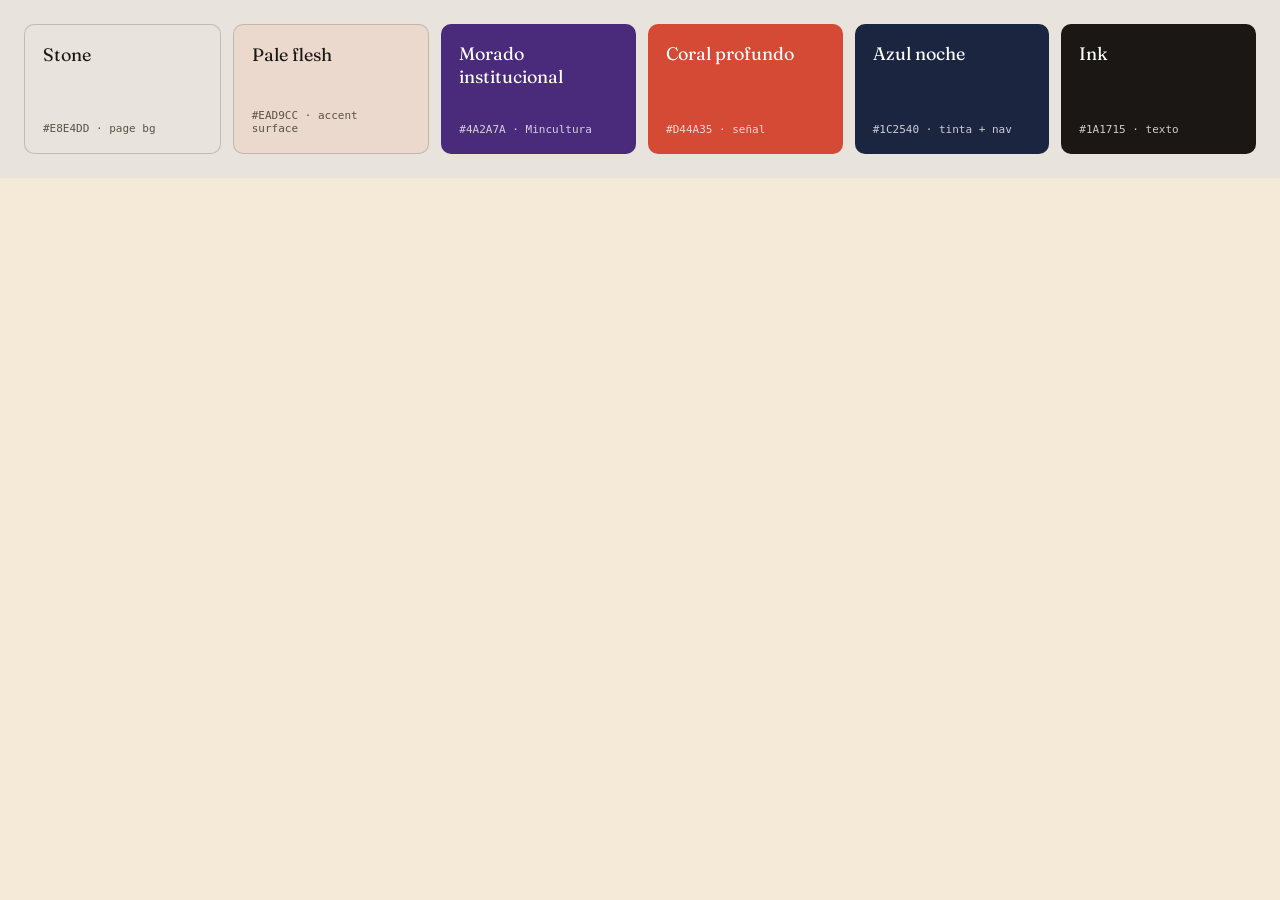
<file: preview/colors-primary.html>
<!doctype html><html><head><meta charset="utf-8"><link rel="stylesheet" href="_card.css">
<style>body{background:#e8e4dd}</style>
</head><body>
<div class="row">
  <div style="flex:1;min-width:140px;background:#e8e4dd;color:#1a1715;padding:18px;border-radius:10px;height:130px;display:flex;flex-direction:column;justify-content:space-between;border:1px solid rgba(26,23,21,.20)"><div class="serif" style="font-size:18px">Stone</div><div class="mono">#E8E4DD · page bg</div></div>
  <div style="flex:1;min-width:140px;background:#ead9cc;color:#1a1715;padding:18px;border-radius:10px;height:130px;display:flex;flex-direction:column;justify-content:space-between;border:1px solid rgba(26,23,21,.18)"><div class="serif" style="font-size:18px">Pale flesh</div><div class="mono">#EAD9CC · accent surface</div></div>
  <div style="flex:1;min-width:140px;background:#4a2a7a;color:#fff;padding:18px;border-radius:10px;height:130px;display:flex;flex-direction:column;justify-content:space-between"><div class="serif" style="font-size:18px">Morado institucional</div><div class="mono" style="color:rgba(255,255,255,.78)">#4A2A7A · Mincultura</div></div>
  <div style="flex:1;min-width:140px;background:#d44a35;color:#fff;padding:18px;border-radius:10px;height:130px;display:flex;flex-direction:column;justify-content:space-between"><div class="serif" style="font-size:18px">Coral profundo</div><div class="mono" style="color:rgba(255,255,255,.78)">#D44A35 · señal</div></div>
  <div style="flex:1;min-width:140px;background:#1c2540;color:#fff;padding:18px;border-radius:10px;height:130px;display:flex;flex-direction:column;justify-content:space-between"><div class="serif" style="font-size:18px">Azul noche</div><div class="mono" style="color:rgba(255,255,255,.78)">#1C2540 · tinta + nav</div></div>
  <div style="flex:1;min-width:140px;background:#1a1715;color:#fff;padding:18px;border-radius:10px;height:130px;display:flex;flex-direction:column;justify-content:space-between"><div class="serif" style="font-size:18px">Ink</div><div class="mono" style="color:rgba(255,255,255,.78)">#1A1715 · texto</div></div>
</div>
</body></html>
</file>
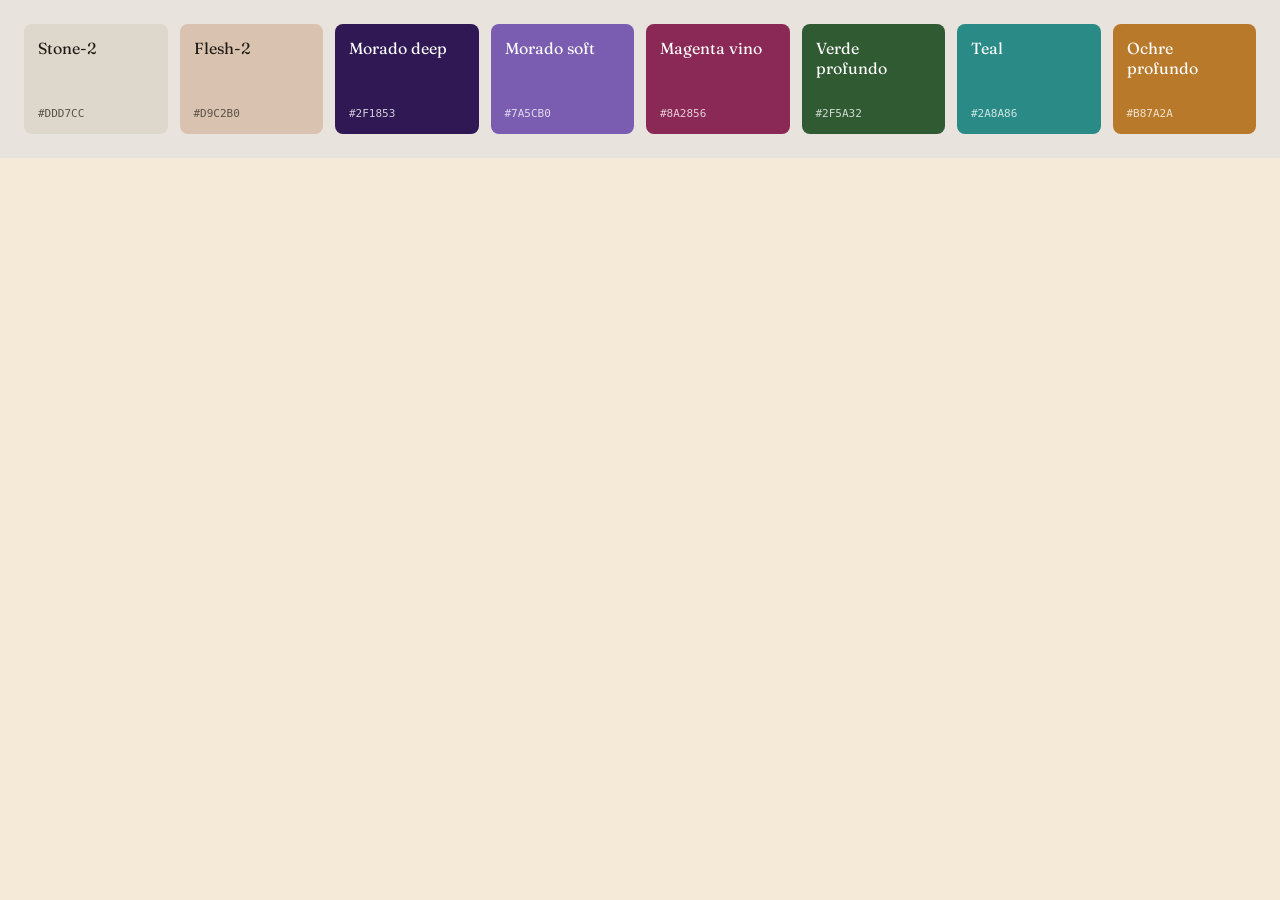
<file: preview/colors-secondary.html>
<!doctype html><html><head><meta charset="utf-8"><link rel="stylesheet" href="_card.css">
<style>body{background:#e8e4dd}</style>
</head><body>
<div class="row">
  <div style="flex:1;min-width:130px;background:#ddd7cc;padding:14px;border-radius:8px;height:110px;display:flex;flex-direction:column;justify-content:space-between"><div class="serif" style="font-size:16px">Stone-2</div><div class="mono">#DDD7CC</div></div>
  <div style="flex:1;min-width:130px;background:#d9c2b0;padding:14px;border-radius:8px;height:110px;display:flex;flex-direction:column;justify-content:space-between"><div class="serif" style="font-size:16px">Flesh-2</div><div class="mono">#D9C2B0</div></div>
  <div style="flex:1;min-width:130px;background:#2f1853;color:#fff;padding:14px;border-radius:8px;height:110px;display:flex;flex-direction:column;justify-content:space-between"><div class="serif" style="font-size:16px">Morado deep</div><div class="mono" style="color:rgba(255,255,255,.78)">#2F1853</div></div>
  <div style="flex:1;min-width:130px;background:#7a5cb0;color:#fff;padding:14px;border-radius:8px;height:110px;display:flex;flex-direction:column;justify-content:space-between"><div class="serif" style="font-size:16px">Morado soft</div><div class="mono" style="color:rgba(255,255,255,.78)">#7A5CB0</div></div>
  <div style="flex:1;min-width:130px;background:#8a2856;color:#fff;padding:14px;border-radius:8px;height:110px;display:flex;flex-direction:column;justify-content:space-between"><div class="serif" style="font-size:16px">Magenta vino</div><div class="mono" style="color:rgba(255,255,255,.78)">#8A2856</div></div>
  <div style="flex:1;min-width:130px;background:#2f5a32;color:#fff;padding:14px;border-radius:8px;height:110px;display:flex;flex-direction:column;justify-content:space-between"><div class="serif" style="font-size:16px">Verde profundo</div><div class="mono" style="color:rgba(255,255,255,.78)">#2F5A32</div></div>
  <div style="flex:1;min-width:130px;background:#2a8a86;color:#fff;padding:14px;border-radius:8px;height:110px;display:flex;flex-direction:column;justify-content:space-between"><div class="serif" style="font-size:16px">Teal</div><div class="mono" style="color:rgba(255,255,255,.78)">#2A8A86</div></div>
  <div style="flex:1;min-width:130px;background:#b87a2a;color:#fff;padding:14px;border-radius:8px;height:110px;display:flex;flex-direction:column;justify-content:space-between"><div class="serif" style="font-size:16px">Ochre profundo</div><div class="mono" style="color:rgba(255,255,255,.78)">#B87A2A</div></div>
</div>
</body></html>
</file>
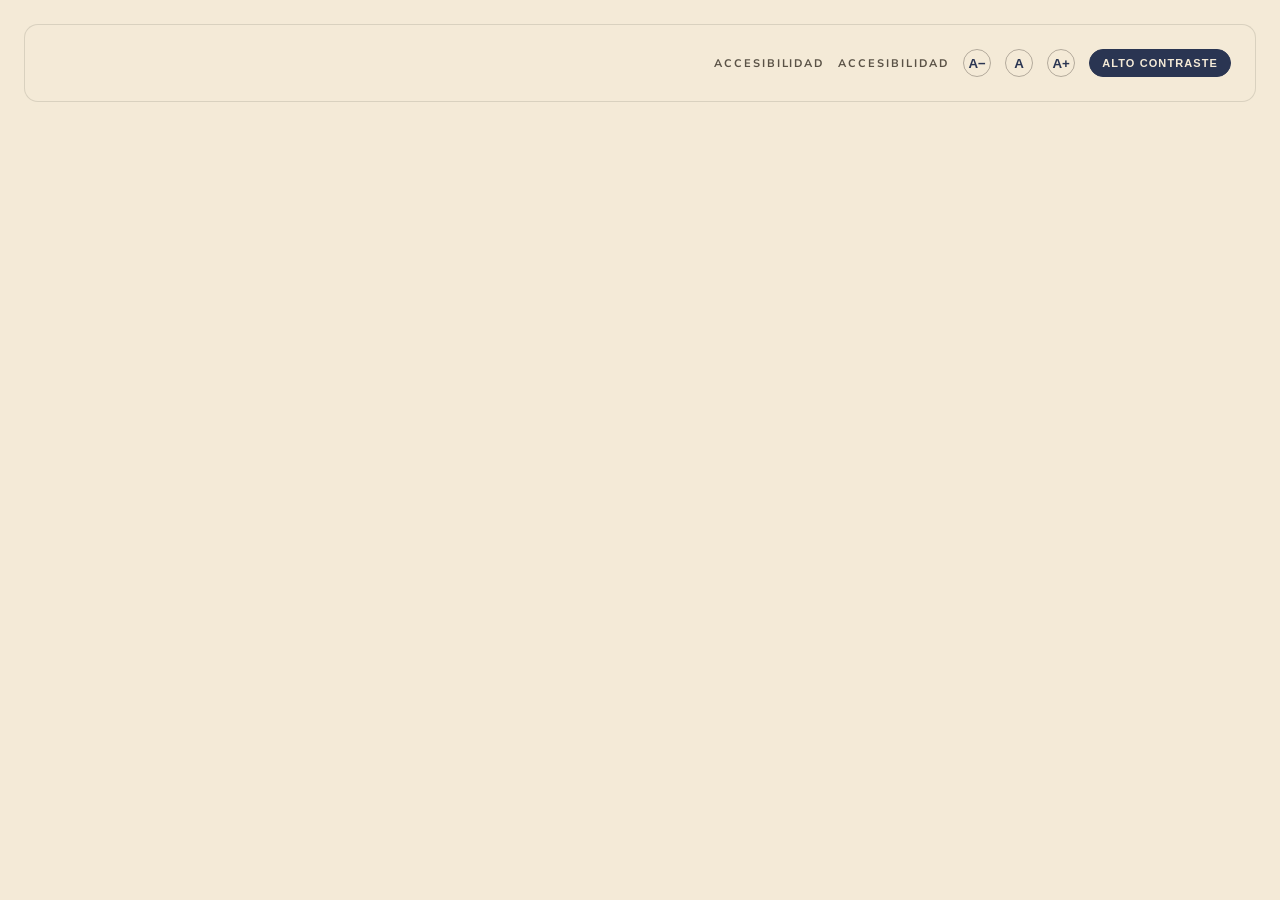
<file: preview/components-a11y.html>
<!doctype html><html><head><meta charset="utf-8"><link rel="stylesheet" href="_card.css"></head><body>
<div style="background:#f4ead7;padding:24px;border-radius:14px;display:flex;align-items:center;gap:14px;border:1px solid rgba(30,26,20,.12);justify-content:flex-end">
  <span style="font-size:11px;font-weight:700;text-transform:uppercase;letter-spacing:.18em;color:#5a5246">Accesibilidad</span>
  <span style="font-size:11px;font-weight:700;text-transform:uppercase;letter-spacing:.18em;color:#5a5246">Accesibilidad</span>
  <button style="width:28px;height:28px;border-radius:99px;border:1px solid rgba(30,26,20,.30);background:transparent;font-weight:800;color:#2a3552;cursor:pointer">A−</button>
  <button style="width:28px;height:28px;border-radius:99px;border:1px solid rgba(30,26,20,.30);background:transparent;font-weight:800;color:#2a3552;cursor:pointer">A</button>
  <button style="width:28px;height:28px;border-radius:99px;border:1px solid rgba(30,26,20,.30);background:transparent;font-weight:800;color:#2a3552;cursor:pointer">A+</button>
  <button style="height:28px;padding:0 12px;border-radius:99px;border:1px solid #2a3552;background:#2a3552;color:#f4ead7;font-size:11px;font-weight:700;text-transform:uppercase;letter-spacing:.10em;cursor:pointer">Alto contraste</button>
</div>
</body></html>
</file>
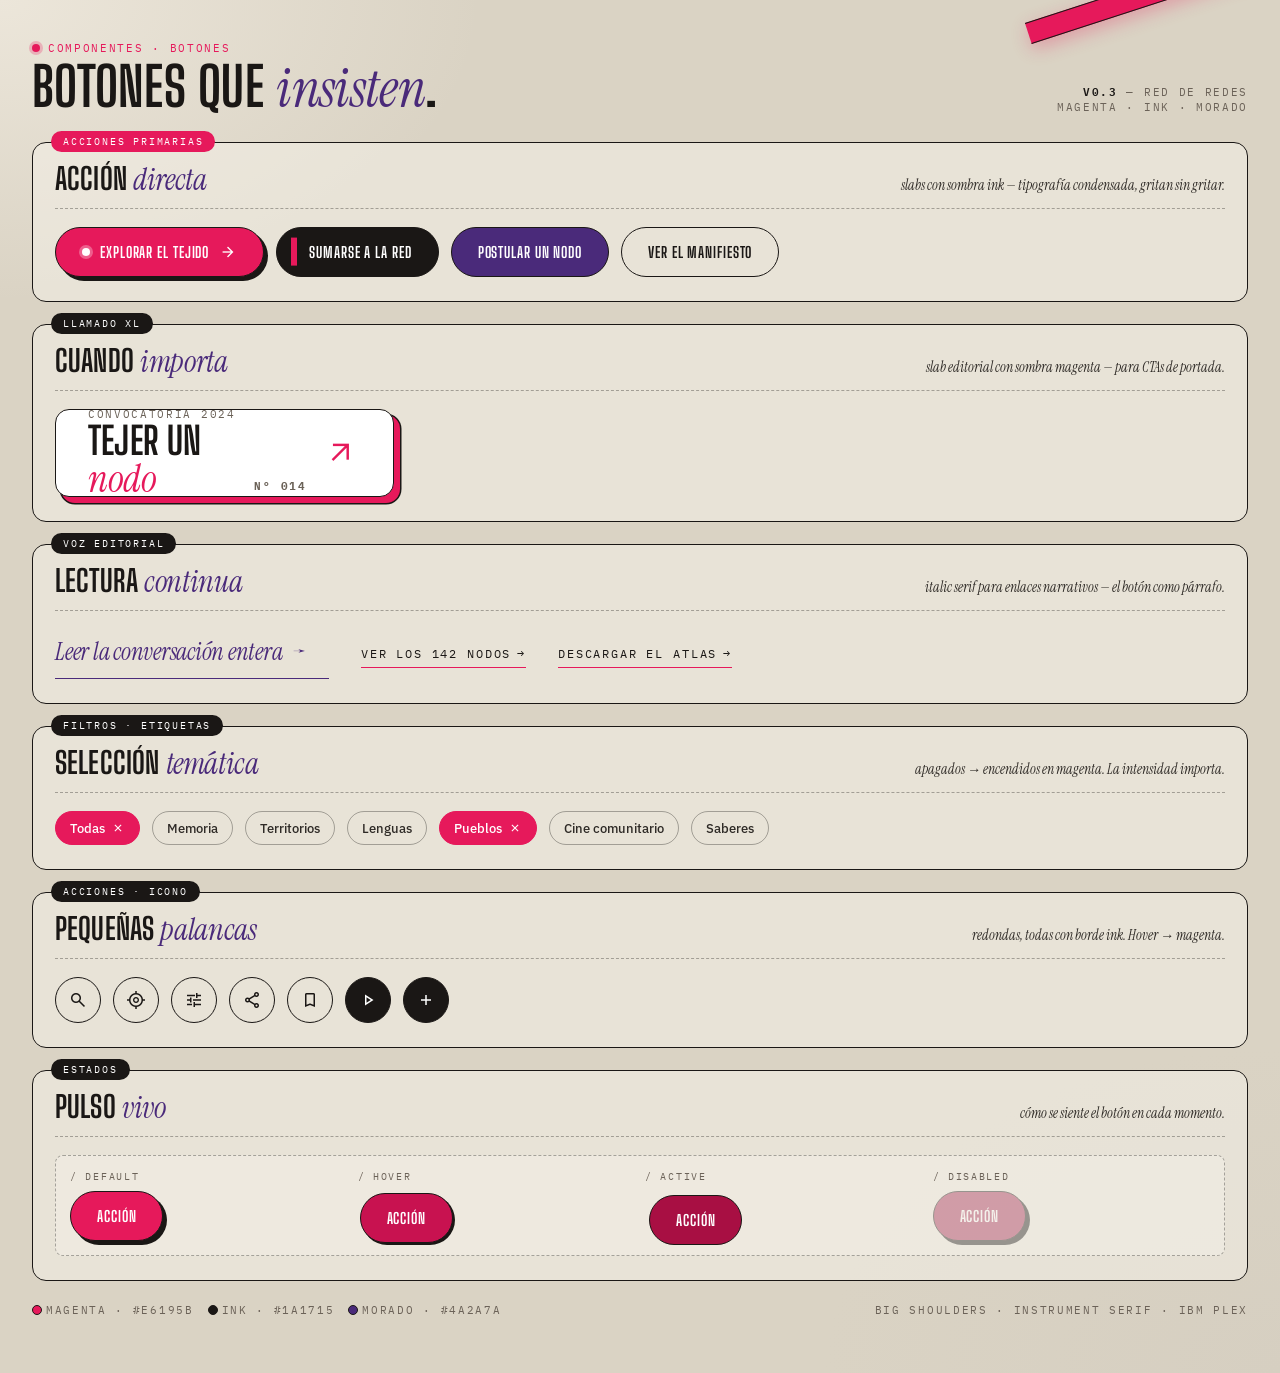
<file: preview/components-buttons.html>
<!doctype html>
<html lang="es-CO">
<head>
<meta charset="utf-8">
<link rel="stylesheet" href="../colors_and_type.css">
<style>
  *,*::before,*::after{box-sizing:border-box;margin:0;padding:0}
  html,body{
    font-family:var(--rdr-font-body);
    background:
      radial-gradient(800px 500px at 0% 0%, #ece6da 0%, transparent 60%),
      radial-gradient(700px 500px at 100% 100%, #d6cfc1 0%, transparent 65%),
      #dad3c4;
    color:var(--rdr-ink);
    min-height:100vh;
  }
  body{padding:36px 32px 56px; position:relative; overflow:hidden}

  /* disruptor stripe — diagonal magenta slash, top-right */
  body::before{
    content:""; position:absolute; top:-30px; right:-80px;
    width:340px; height:22px; background:#e6195b;
    transform:rotate(-18deg);
    border-top:1.5px solid var(--rdr-ink);
    border-bottom:1.5px solid var(--rdr-ink);
    box-shadow:0 6px 18px rgba(230,25,91,0.30);
  }

  .head{display:flex; align-items:flex-end; justify-content:space-between; margin-bottom:28px; gap:24px}
  .head .eye{
    font-family:var(--rdr-font-mono); font-size:10.5px;
    text-transform:uppercase; letter-spacing:var(--rdr-tracking-eyebrow);
    color:#e6195b;
    display:inline-flex; align-items:center; gap:8px; margin-bottom:8px;
  }
  .head .eye::before{
    content:""; width:8px; height:8px; border-radius:99px; background:#e6195b;
    box-shadow:0 0 0 3px rgba(230,25,91,0.25);
  }
  .head h1{
    font-family:var(--rdr-font-display);
    font-weight:700; text-transform:uppercase;
    font-size:54px; line-height:0.88;
    color:var(--rdr-ink); letter-spacing:0.005em;
  }
  .head h1 em{
    font-family:var(--rdr-font-editorial); font-style:italic;
    font-weight:400; text-transform:none;
    letter-spacing:-0.012em; color:var(--rdr-morado);
  }
  .head .meta{
    font-family:var(--rdr-font-mono); font-size:10.5px;
    text-transform:uppercase; letter-spacing:var(--rdr-tracking-eyebrow);
    color:var(--rdr-ink-mute); text-align:right;
  }
  .head .meta b{color:var(--rdr-ink); font-weight:600}

  /* group */
  .group{
    border:1.5px solid var(--rdr-ink); border-radius:var(--rdr-r-lg);
    background:rgba(244,240,232,0.55);
    padding:22px 22px 24px; margin-bottom:22px;
    position:relative;
  }
  .group .tag{
    position:absolute; top:-12px; left:18px;
    background:var(--rdr-ink); color:#fff;
    font-family:var(--rdr-font-mono); font-size:10px;
    text-transform:uppercase; letter-spacing:0.18em;
    padding:4px 12px; border-radius:99px;
  }
  .group.coral .tag{background:#e6195b}
  .group .gh{
    display:flex; align-items:baseline; justify-content:space-between;
    margin-bottom:18px; padding-bottom:14px;
    border-bottom:1px dashed var(--rdr-line-strong);
  }
  .group .gh h2{
    font-family:var(--rdr-font-display);
    font-weight:700; text-transform:uppercase;
    font-size:30px; line-height:0.92; color:var(--rdr-ink);
    letter-spacing:0.005em;
  }
  .group .gh h2 em{
    font-family:var(--rdr-font-editorial); font-style:italic;
    font-weight:400; text-transform:none; color:var(--rdr-morado);
    letter-spacing:-0.012em;
  }
  .group .gh .note{
    font-family:var(--rdr-font-editorial); font-style:italic;
    font-size:14px; color:var(--rdr-ink-soft);
  }
  .row{display:flex; flex-wrap:wrap; gap:12px; align-items:center}

  /* ====== BUTTONS ====== */

  /* Primary — magenta slab with ink border, condensed display type */
  .btn-primary{
    height:50px; padding:0 26px;
    background:#e6195b; color:#fff;
    border:1.5px solid var(--rdr-ink);
    border-radius:99px;
    font-family:var(--rdr-font-display);
    font-weight:700; text-transform:uppercase;
    font-size:15px; letter-spacing:0.06em;
    cursor:pointer;
    display:inline-flex; align-items:center; gap:10px;
    box-shadow: 4px 4px 0 0 var(--rdr-ink);
    transition: transform .14s var(--rdr-ease), box-shadow .14s var(--rdr-ease), background .14s var(--rdr-ease);
  }
  .btn-primary:hover{ transform:translate(2px,2px); box-shadow:2px 2px 0 0 var(--rdr-ink); background:#c81250 }
  .btn-primary:active{ transform:translate(4px,4px); box-shadow:0 0 0 0 var(--rdr-ink) }
  .btn-primary .pulse{
    width:8px; height:8px; border-radius:99px; background:#fff;
    box-shadow:0 0 0 3px rgba(255,255,255,0.30);
    animation:p 1.6s ease-in-out infinite;
  }
  @keyframes p{ 0%,100%{transform:scale(1); box-shadow:0 0 0 3px rgba(255,255,255,0.30)} 50%{transform:scale(1.25); box-shadow:0 0 0 6px rgba(255,255,255,0.10)} }
  .btn-primary .arrow{
    font-family:var(--rdr-font-icon); font-size:18px;
    transition:transform .2s var(--rdr-ease);
  }
  .btn-primary:hover .arrow{ transform:translateX(4px) }

  /* Ink — black slab, magenta hairline accent */
  .btn-ink{
    height:50px; padding:0 26px;
    background:var(--rdr-ink); color:#fff;
    border:1.5px solid var(--rdr-ink);
    border-radius:99px;
    font-family:var(--rdr-font-display); font-weight:700;
    text-transform:uppercase; font-size:15px; letter-spacing:0.06em;
    cursor:pointer;
    display:inline-flex; align-items:center; gap:10px;
    position:relative;
    transition: background .14s var(--rdr-ease);
  }
  .btn-ink::before{
    content:""; position:absolute; left:14px; top:50%; transform:translateY(-50%);
    width:6px; height:60%; background:#e6195b;
  }
  .btn-ink{ padding-left:32px; }
  .btn-ink:hover{ background:#e6195b }
  .btn-ink:hover::before{ background:#fff }

  /* Ghost — ink outline that flips */
  .btn-ghost{
    height:50px; padding:0 26px;
    background:transparent; color:var(--rdr-ink);
    border:1.5px solid var(--rdr-ink);
    border-radius:99px;
    font-family:var(--rdr-font-display); font-weight:700;
    text-transform:uppercase; font-size:15px; letter-spacing:0.06em;
    cursor:pointer;
    display:inline-flex; align-items:center; gap:10px;
    transition: all .18s var(--rdr-ease);
  }
  .btn-ghost:hover{ background:var(--rdr-ink); color:#fff }

  /* Editorial — italic serif voice, no fill */
  .btn-editorial{
    height:50px; padding:0 22px 0 0;
    background:transparent; color:var(--rdr-morado);
    border:none; cursor:pointer;
    font-family:var(--rdr-font-editorial);
    font-style:italic; font-weight:400;
    font-size:24px; letter-spacing:-0.01em;
    display:inline-flex; align-items:center; gap:10px;
    border-bottom:1.5px solid var(--rdr-morado);
    border-radius:0; padding-bottom:4px;
    transition: color .14s var(--rdr-ease), border-color .14s var(--rdr-ease);
  }
  .btn-editorial:hover{ color:#e6195b; border-color:#e6195b }
  .btn-editorial .arr{
    font-family:var(--rdr-font-display); font-style:normal;
    font-size:14px; font-weight:700; text-transform:uppercase;
    letter-spacing:0.10em;
    transition:transform .2s var(--rdr-ease);
  }
  .btn-editorial:hover .arr{ transform:translateX(4px) }

  /* Morado — institutional violet */
  .btn-morado{
    height:50px; padding:0 26px;
    background:var(--rdr-morado); color:#fff;
    border:1.5px solid var(--rdr-ink);
    border-radius:99px;
    font-family:var(--rdr-font-display); font-weight:700;
    text-transform:uppercase; font-size:15px; letter-spacing:0.06em;
    cursor:pointer;
    display:inline-flex; align-items:center; gap:10px;
    transition: background .14s var(--rdr-ease);
  }
  .btn-morado:hover{ background:#2f1853 }

  /* === SECONDARY (compact) === */
  .btn-tag{
    height:34px; padding:0 14px;
    background:transparent; color:var(--rdr-ink-soft);
    border:1px solid var(--rdr-line-strong);
    border-radius:99px;
    font-family:var(--rdr-font-body); font-weight:500; font-size:12.5px;
    cursor:pointer;
    display:inline-flex; align-items:center; gap:6px;
    transition:all .14s var(--rdr-ease);
  }
  .btn-tag:hover{ border-color:var(--rdr-ink); color:var(--rdr-ink) }
  .btn-tag.on{ background:#e6195b; border-color:#e6195b; color:#fff }
  .btn-tag .x{
    font-family:var(--rdr-font-icon); font-size:14px;
  }

  .btn-link{
    background:transparent; border:none; cursor:pointer;
    font-family:var(--rdr-font-mono); font-size:11.5px;
    color:var(--rdr-ink); text-transform:uppercase;
    letter-spacing:0.16em; padding:6px 0;
    border-bottom:1.5px solid #e6195b;
    display:inline-flex; align-items:center; gap:6px;
  }
  .btn-link:hover{ color:#e6195b }
  .btn-link::after{ content:"→"; transition:transform .2s var(--rdr-ease) }
  .btn-link:hover::after{ transform:translateX(3px) }

  /* Icon — round ink */
  .btn-icon{
    width:46px; height:46px; border-radius:99px;
    background:transparent; color:var(--rdr-ink);
    border:1.5px solid var(--rdr-ink); cursor:pointer;
    display:inline-flex; align-items:center; justify-content:center;
    font-family:var(--rdr-font-icon); font-size:20px;
    transition: all .14s var(--rdr-ease);
  }
  .btn-icon:hover{ background:#e6195b; border-color:#e6195b; color:#fff }
  .btn-icon.filled{ background:var(--rdr-ink); color:#fff }
  .btn-icon.filled:hover{ background:#e6195b; border-color:#e6195b }

  /* === XL display button === */
  .btn-xl{
    height:88px; padding:0 36px 0 32px;
    background:#fff; color:var(--rdr-ink);
    border:1.5px solid var(--rdr-ink);
    border-radius:14px;
    font-family:var(--rdr-font-display); font-weight:700;
    text-transform:uppercase; font-size:38px; line-height:0.9;
    letter-spacing:0.005em;
    cursor:pointer;
    display:inline-flex; align-items:center; gap:18px;
    box-shadow: 6px 6px 0 0 #e6195b, 6px 6px 0 1.5px var(--rdr-ink);
    transition: transform .14s var(--rdr-ease), box-shadow .14s var(--rdr-ease);
    text-align:left;
  }
  .btn-xl:hover{ transform:translate(3px,3px); box-shadow:3px 3px 0 0 #e6195b, 3px 3px 0 1.5px var(--rdr-ink) }
  .btn-xl em{
    font-family:var(--rdr-font-editorial); font-style:italic;
    font-weight:400; text-transform:none; color:#e6195b;
    letter-spacing:-0.012em;
  }
  .btn-xl .num{
    font-family:var(--rdr-font-mono); font-size:11px;
    text-transform:uppercase; letter-spacing:0.18em;
    color:var(--rdr-ink-mute); align-self:flex-end;
    padding-bottom:4px;
  }
  .btn-xl .stack{ display:flex; flex-direction:column; gap:4px }
  .btn-xl .stack small{
    font-family:var(--rdr-font-mono); font-size:10.5px;
    font-weight:400; text-transform:uppercase; letter-spacing:0.16em;
    color:var(--rdr-ink-mute); line-height:1;
  }
  .btn-xl .arrow{
    font-family:var(--rdr-font-icon); font-size:32px; color:#e6195b;
    margin-left:auto;
    transition:transform .2s var(--rdr-ease);
  }
  .btn-xl:hover .arrow{ transform:translateX(6px) }

  /* state row */
  .states{
    display:grid; grid-template-columns:repeat(4,1fr);
    gap:10px;
    border:1px dashed var(--rdr-line-strong);
    border-radius:var(--rdr-r-md);
    padding:14px; background:rgba(244,240,232,0.5);
  }
  .states .cell{
    display:flex; flex-direction:column; align-items:flex-start; gap:8px;
  }
  .states .k{
    font-family:var(--rdr-font-mono); font-size:9.5px;
    text-transform:uppercase; letter-spacing:0.18em;
    color:var(--rdr-ink-mute);
  }
  .demo-disabled{ opacity:0.4; pointer-events:none; filter:grayscale(0.4) }

  .footer{
    margin-top:18px;
    font-family:var(--rdr-font-mono); font-size:10.5px;
    color:var(--rdr-ink-mute); text-transform:uppercase;
    letter-spacing:var(--rdr-tracking-eyebrow);
    display:flex; align-items:center; gap:14px;
  }
  .footer b{ color:var(--rdr-ink); font-weight:600 }
  .footer .swatch{ width:10px; height:10px; border-radius:99px; display:inline-block; vertical-align:-1px; margin-right:4px; border:1px solid var(--rdr-ink) }
</style>
</head>
<body>

  <div class="head">
    <div>
      <div class="eye">componentes · botones</div>
      <h1>Botones que <em>insisten</em>.</h1>
    </div>
    <div class="meta">
      <div><b>v0.3</b> — Red de redes</div>
      <div>magenta · ink · morado</div>
    </div>
  </div>

  <!-- PRIMARY GROUP -->
  <div class="group coral">
    <span class="tag">Acciones primarias</span>
    <div class="gh">
      <h2>Acción <em>directa</em></h2>
      <span class="note">slabs con sombra ink — tipografía condensada, gritan sin gritar.</span>
    </div>
    <div class="row">
      <button class="btn-primary"><span class="pulse"></span>Explorar el tejido<span class="arrow material-symbols-outlined">arrow_forward</span></button>
      <button class="btn-ink">Sumarse a la red</button>
      <button class="btn-morado">Postular un nodo</button>
      <button class="btn-ghost">Ver el manifiesto</button>
    </div>
  </div>

  <!-- XL HERO BUTTON -->
  <div class="group">
    <span class="tag">Llamado XL</span>
    <div class="gh">
      <h2>Cuando <em>importa</em></h2>
      <span class="note">slab editorial con sombra magenta — para CTAs de portada.</span>
    </div>
    <div class="row">
      <button class="btn-xl">
        <div class="stack"><small>Convocatoria 2024</small>Tejer un <em>nodo</em></div>
        <span class="num">N° 014</span>
        <span class="arrow material-symbols-outlined">arrow_outward</span>
      </button>
    </div>
  </div>

  <!-- EDITORIAL + LINK -->
  <div class="group">
    <span class="tag">Voz editorial</span>
    <div class="gh">
      <h2>Lectura <em>continua</em></h2>
      <span class="note">italic serif para enlaces narrativos — el botón como párrafo.</span>
    </div>
    <div class="row" style="gap:32px">
      <button class="btn-editorial">Leer la conversación entera <span class="arr">→</span></button>
      <button class="btn-link">Ver los 142 nodos</button>
      <button class="btn-link">Descargar el atlas</button>
    </div>
  </div>

  <!-- TAGS / FILTERS -->
  <div class="group">
    <span class="tag">Filtros · etiquetas</span>
    <div class="gh">
      <h2>Selección <em>temática</em></h2>
      <span class="note">apagados → encendidos en magenta. La intensidad importa.</span>
    </div>
    <div class="row">
      <button class="btn-tag on">Todas <span class="x material-symbols-outlined">close</span></button>
      <button class="btn-tag">Memoria</button>
      <button class="btn-tag">Territorios</button>
      <button class="btn-tag">Lenguas</button>
      <button class="btn-tag on">Pueblos <span class="x material-symbols-outlined">close</span></button>
      <button class="btn-tag">Cine comunitario</button>
      <button class="btn-tag">Saberes</button>
    </div>
  </div>

  <!-- ICONS -->
  <div class="group">
    <span class="tag">Acciones · icono</span>
    <div class="gh">
      <h2>Pequeñas <em>palancas</em></h2>
      <span class="note">redondas, todas con borde ink. Hover → magenta.</span>
    </div>
    <div class="row">
      <button class="btn-icon material-symbols-outlined">search</button>
      <button class="btn-icon material-symbols-outlined">my_location</button>
      <button class="btn-icon material-symbols-outlined">tune</button>
      <button class="btn-icon material-symbols-outlined">share</button>
      <button class="btn-icon material-symbols-outlined">bookmark</button>
      <button class="btn-icon filled material-symbols-outlined">play_arrow</button>
      <button class="btn-icon filled material-symbols-outlined">add</button>
    </div>
  </div>

  <!-- STATES -->
  <div class="group">
    <span class="tag">Estados</span>
    <div class="gh">
      <h2>Pulso <em>vivo</em></h2>
      <span class="note">cómo se siente el botón en cada momento.</span>
    </div>
    <div class="states">
      <div class="cell">
        <span class="k">/ default</span>
        <button class="btn-primary">Acción</button>
      </div>
      <div class="cell">
        <span class="k">/ hover</span>
        <button class="btn-primary" style="transform:translate(2px,2px); box-shadow:2px 2px 0 0 var(--rdr-ink); background:#c81250">Acción</button>
      </div>
      <div class="cell">
        <span class="k">/ active</span>
        <button class="btn-primary" style="transform:translate(4px,4px); box-shadow:0 0 0 0 var(--rdr-ink); background:#a80f43">Acción</button>
      </div>
      <div class="cell">
        <span class="k">/ disabled</span>
        <button class="btn-primary demo-disabled">Acción</button>
      </div>
    </div>
  </div>

  <div class="footer">
    <span><span class="swatch" style="background:#e6195b"></span>magenta · #e6195b</span>
    <span><span class="swatch" style="background:var(--rdr-ink)"></span>ink · #1a1715</span>
    <span><span class="swatch" style="background:var(--rdr-morado)"></span>morado · #4a2a7a</span>
    <span style="margin-left:auto">Big Shoulders · Instrument Serif · IBM Plex</span>
  </div>

</body>
</html>
</file>
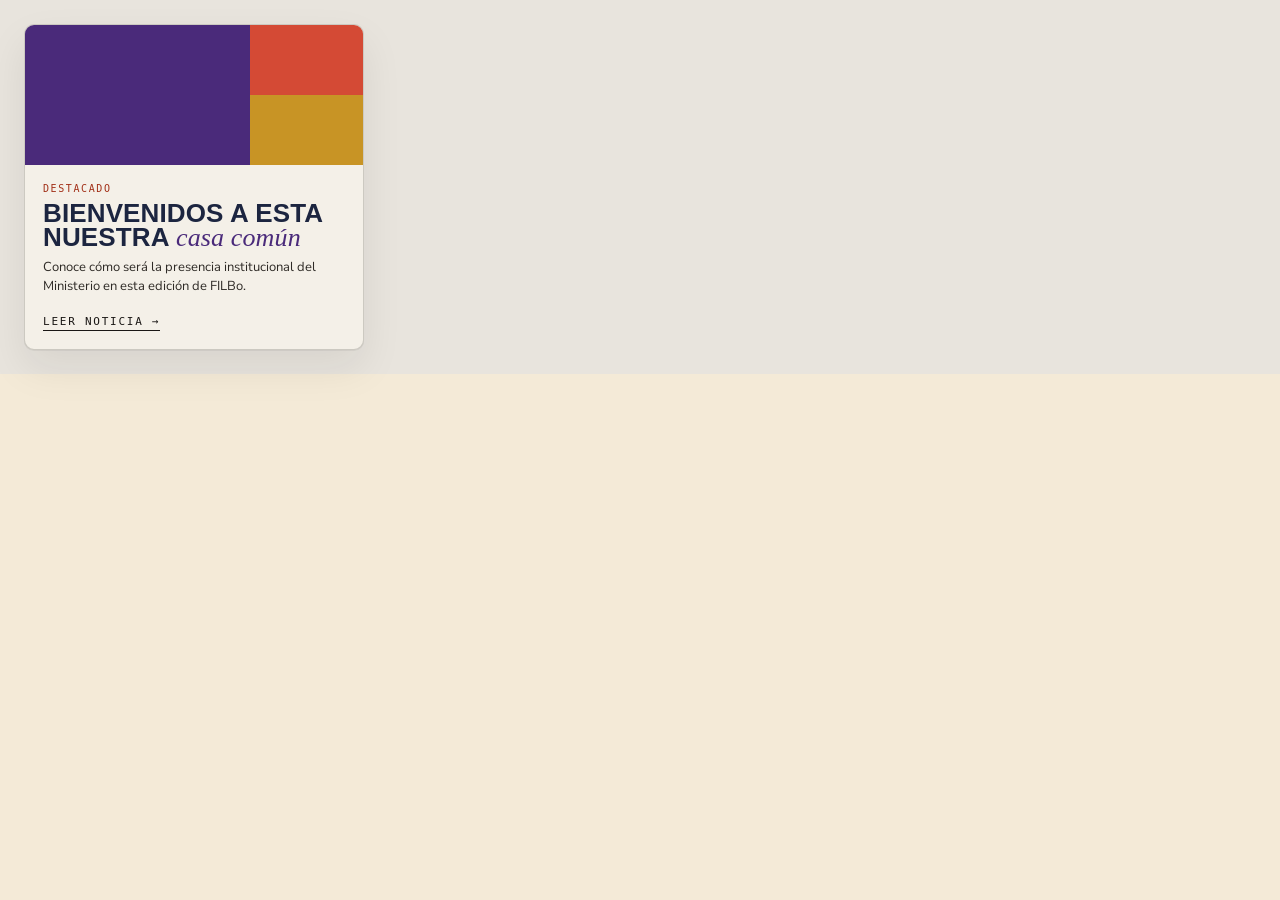
<file: preview/components-card.html>
<!doctype html><html><head><meta charset="utf-8"><link rel="stylesheet" href="_card.css">
<style>body{background:#e8e4dd}</style>
</head><body>
<div style="background:#f4f0e8;border-radius:10px;padding:0;border:1px solid rgba(26,23,21,.18);box-shadow:0 1px 0 rgba(26,23,21,.06),0 18px 40px rgba(26,23,21,.08);max-width:340px;overflow:hidden">
  <!-- flat color mosaic header -->
  <div style="height:140px;display:grid;grid-template-columns:2fr 1fr;grid-template-rows:1fr 1fr">
    <div style="background:#4a2a7a;grid-row:1/3"></div>
    <div style="background:#d44a35"></div>
    <div style="background:#c89425"></div>
  </div>
  <div style="padding:18px 18px 18px">
    <div style="font-family:'IBM Plex Mono',monospace;font-size:10px;font-weight:500;text-transform:uppercase;letter-spacing:.16em;color:#a23018;margin-bottom:8px">Destacado</div>
    <div style="font-family:'Big Shoulders Display',Impact,sans-serif;text-transform:uppercase;font-size:26px;font-weight:700;color:#1c2540;line-height:.92;margin-bottom:8px;letter-spacing:.005em">Bienvenidos a esta nuestra <span style="font-family:'Instrument Serif',Georgia,serif;font-style:italic;text-transform:none;font-weight:400;color:#4a2a7a">casa común</span></div>
    <div style="font-size:13px;color:#2e2a26;line-height:1.5;margin-bottom:12px">Conoce cómo será la presencia institucional del Ministerio en esta edición de FILBo.</div>
    <a style="font-family:'IBM Plex Mono',monospace;font-size:11px;font-weight:500;color:#1a1715;text-decoration:none;text-transform:uppercase;letter-spacing:.16em;border-bottom:1px solid #1a1715;padding-bottom:2px">Leer noticia →</a>
  </div>
</div>
</body></html>
</file>
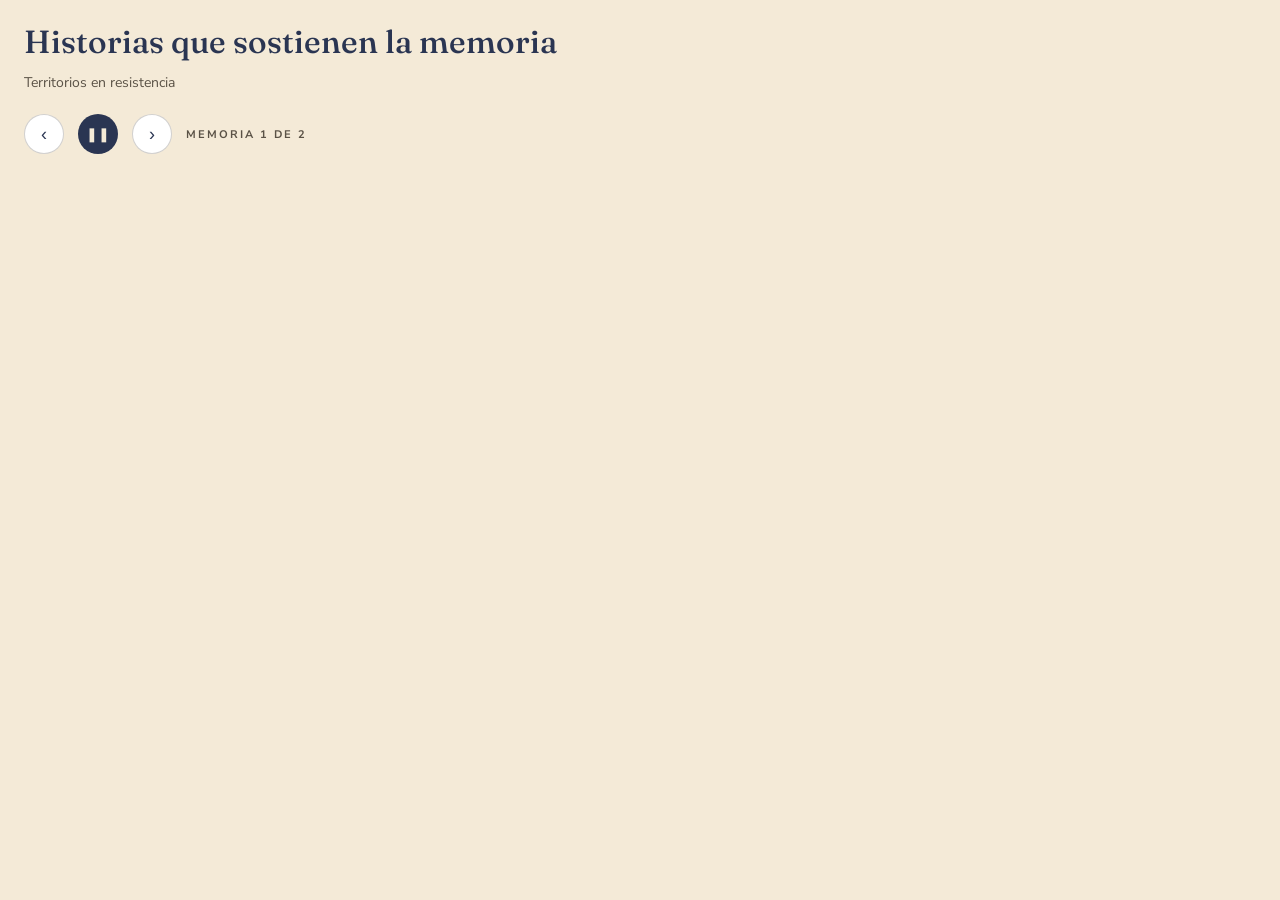
<file: preview/components-carousel.html>
<!doctype html><html><head><meta charset="utf-8"><link rel="stylesheet" href="_card.css"></head><body>
<div style="display:flex;flex-direction:column;gap:14px">
  <div class="serif" style="font-size:32px;font-weight:500;color:#2a3552;line-height:1.1">Historias que sostienen la memoria</div>
  <div style="font-size:14px;color:#5a5246;font-weight:400">Territorios en resistencia</div>
  <div style="display:flex;align-items:center;gap:14px;margin-top:8px">
    <button style="width:40px;height:40px;border-radius:99px;background:#fff;border:1px solid rgba(30,26,20,.20);font-size:18px;color:#2a3552;cursor:pointer">‹</button>
    <button style="width:40px;height:40px;border-radius:99px;background:#2a3552;border:none;font-size:14px;color:#f4ead7;cursor:pointer">❚❚</button>
    <button style="width:40px;height:40px;border-radius:99px;background:#fff;border:1px solid rgba(30,26,20,.20);font-size:18px;color:#2a3552;cursor:pointer">›</button>
    <span style="font-size:11px;font-weight:700;text-transform:uppercase;letter-spacing:.18em;color:#5a5246">Memoria 1 de 2</span>
  </div>
</div>
</body></html>
</file>
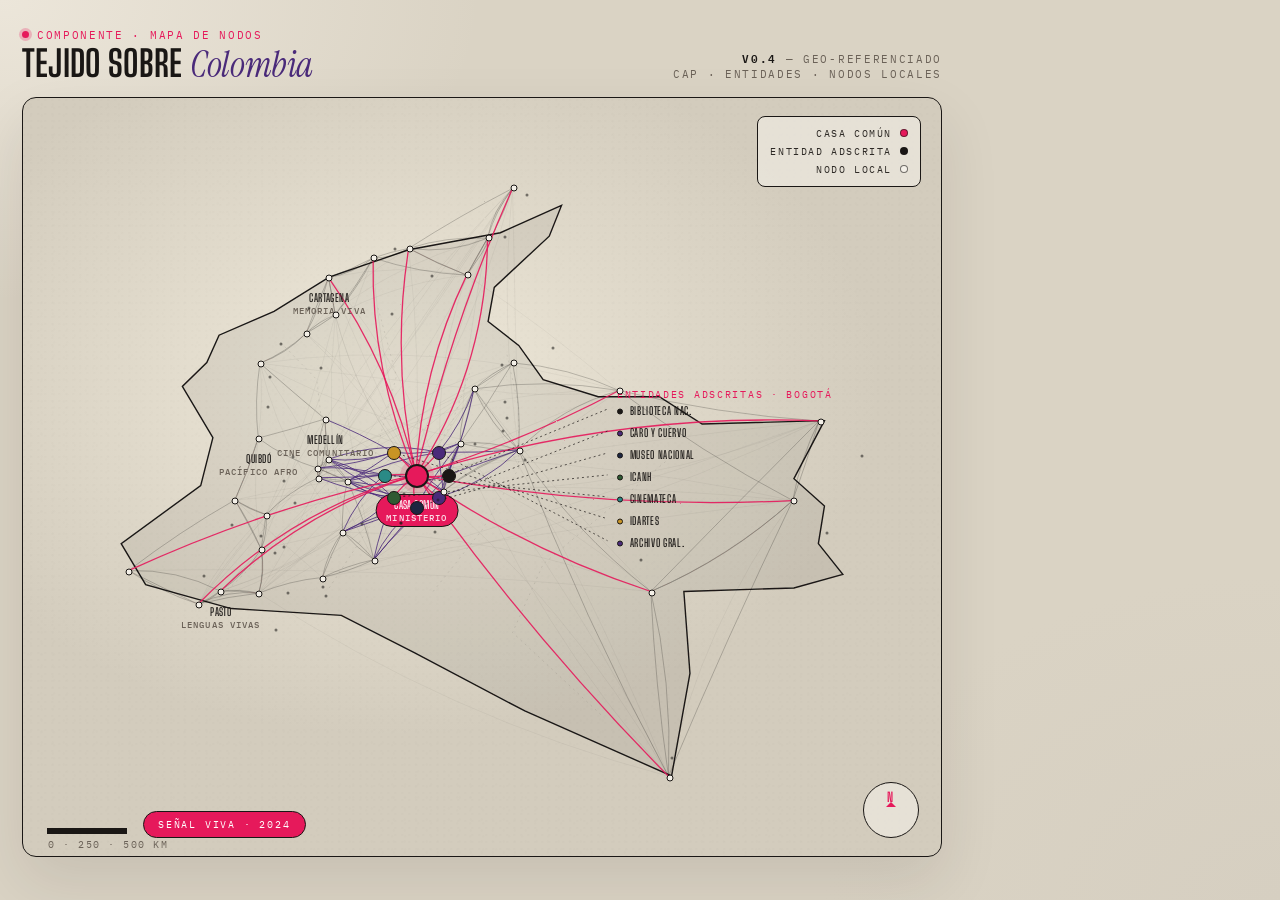
<file: preview/components-nodes.html>
<!doctype html>
<html lang="es-CO">
<head>
<meta charset="utf-8">
<link rel="stylesheet" href="../colors_and_type.css">
<style>
  *,*::before,*::after{box-sizing:border-box;margin:0;padding:0}
  body{
    background:
      radial-gradient(800px 500px at 0% 0%,#ece6da 0%,transparent 60%),
      radial-gradient(700px 500px at 100% 100%,#d6cfc1 0%,transparent 65%),
      #dad3c4;
    padding:22px; min-height:100vh;
    font-family:var(--rdr-font-body); color:var(--rdr-ink);
  }
  .head{display:flex;align-items:flex-end;justify-content:space-between;margin-bottom:16px;gap:24px;max-width:920px}
  .eye{
    font-family:var(--rdr-font-mono); font-size:10.5px;
    text-transform:uppercase; letter-spacing:0.16em; color:#e6195b;
    display:inline-flex; align-items:center; gap:8px; margin-bottom:6px;
  }
  .eye::before{content:"";width:7px;height:7px;border-radius:99px;background:#e6195b;box-shadow:0 0 0 3px rgba(230,25,91,.25)}
  h1{
    font-family:var(--rdr-font-display); font-weight:700; text-transform:uppercase;
    font-size:36px; line-height:0.9; letter-spacing:0.005em; color:var(--rdr-ink);
  }
  h1 em{ font-family:var(--rdr-font-editorial); font-style:italic; font-weight:400;
    text-transform:none; letter-spacing:-0.012em; color:var(--rdr-morado) }
  .meta{
    font-family:var(--rdr-font-mono); font-size:10.5px; text-transform:uppercase;
    letter-spacing:0.16em; color:var(--rdr-ink-mute); text-align:right;
  }
  .meta b{color:var(--rdr-ink); font-weight:600}

  .stage{
    position:relative;
    width:920px; height:760px;
    background:
      radial-gradient(700px 500px at 40% 38%,#efe9da 0%,transparent 70%),
      #d3ccbd;
    border:1.5px solid var(--rdr-ink);
    border-radius:14px;
    overflow:hidden;
    box-shadow:0 24px 60px rgba(26,23,21,.10);
  }

  /* paper grain */
  .stage::before{
    content:""; position:absolute; inset:0;
    background-image:
      radial-gradient(circle at 20% 30%, rgba(26,23,21,.025) 0, transparent 1.5px),
      radial-gradient(circle at 70% 60%, rgba(26,23,21,.022) 0, transparent 1.5px),
      radial-gradient(circle at 40% 80%, rgba(26,23,21,.02) 0, transparent 1.5px);
    background-size:7px 7px,11px 11px,13px 13px;
    mix-blend-mode:multiply; opacity:.6; pointer-events:none;
  }

  .legend{
    position:absolute; top:18px; right:20px; z-index:20;
    display:flex; flex-direction:column; gap:5px;
    font-family:var(--rdr-font-mono); font-size:10px;
    color:var(--rdr-ink-soft); text-transform:uppercase;
    letter-spacing:0.16em; text-align:right; align-items:flex-end;
    background:rgba(244,240,232,0.6); padding:10px 12px;
    border:1px solid var(--rdr-ink); border-radius:8px;
  }
  .legend span{display:inline-flex;align-items:center;gap:8px}
  .legend i{width:8px;height:8px;border-radius:99px;border:1px solid rgba(26,23,21,.6)}

  .corner-tag{
    position:absolute; bottom:18px; left:120px; z-index:20;
    background:#e6195b; color:#fff;
    font-family:var(--rdr-font-mono); font-size:10px;
    text-transform:uppercase; letter-spacing:0.18em;
    padding:6px 14px; border-radius:99px;
    border:1.5px solid var(--rdr-ink);
  }

  /* compass */
  .compass{
    position:absolute; bottom:18px; right:22px; z-index:20;
    width:56px; height:56px; border-radius:99px;
    border:1.5px solid var(--rdr-ink); background:rgba(244,240,232,0.6);
    display:flex; align-items:center; justify-content:center;
    font-family:var(--rdr-font-display); font-weight:700; font-size:13px;
    color:var(--rdr-ink); letter-spacing:0.08em;
  }
  .compass::before{
    content:"N"; position:absolute; top:6px; color:#e6195b;
  }
  .compass::after{
    content:""; position:absolute; left:50%; top:14px;
    width:0;height:0; border:5px solid transparent; border-bottom-color:#e6195b;
    transform:translateX(-50%);
  }

  /* scale bar */
  .scale{
    position:absolute; bottom:22px; left:24px; z-index:20;
    display:flex; align-items:center; gap:8px;
    font-family:var(--rdr-font-mono); font-size:9.5px;
    text-transform:uppercase; letter-spacing:0.16em; color:var(--rdr-ink-mute);
  }
  .scale .bar{
    display:inline-block; width:80px; height:6px;
    background:linear-gradient(90deg,var(--rdr-ink) 50%, transparent 50%) 0/20px 6px,
               var(--rdr-ink);
    background-clip:content-box, padding-box;
    border:1.5px solid var(--rdr-ink); position:relative;
  }
  .scale .bar::before{
    content:"0  ·  250  ·  500 km"; position:absolute; top:9px; left:0;
    white-space:nowrap;
  }

  /* SVG layers */
  .map-svg{position:absolute; inset:0; width:100%; height:100%; z-index:1}
  .nodes-layer{position:absolute; inset:0; z-index:3}

  /* node base */
  .node{
    position:absolute; transform:translate(-50%,-50%);
    border-radius:99px; cursor:pointer;
    transition:transform .25s var(--rdr-ease);
    z-index:4;
  }
  .node:hover{transform:translate(-50%,-50%) scale(1.5); z-index:30}
  .node.cap{
    width:24px; height:24px; background:#e6195b;
    border:2px solid var(--rdr-ink);
    box-shadow:0 0 0 5px rgba(230,25,91,.18);
    z-index:6;
  }
  .node.cap::after{
    content:""; position:absolute; inset:0; border-radius:99px;
    box-shadow:0 0 0 0 rgba(230,25,91,.55);
    animation:pulse 2.4s ease-out infinite;
  }
  @keyframes pulse{0%{box-shadow:0 0 0 0 rgba(230,25,91,.55)}100%{box-shadow:0 0 0 26px rgba(230,25,91,0)}}

  .node.entidad{ width:14px; height:14px; background:var(--rdr-ink); border:1.5px solid var(--rdr-ink) }
  .node.entidad.morado{ background:var(--rdr-morado) }
  .node.entidad.azul  { background:var(--rdr-azul-noche) }
  .node.entidad.teal  { background:var(--rdr-cyan-mark) }
  .node.entidad.verde { background:var(--rdr-verde) }
  .node.entidad.mostaza{background:var(--rdr-mostaza) }

  .node.local{
    width:7px; height:7px; background:var(--rdr-paper-pure);
    border:1.5px solid var(--rdr-ink);
  }
  .node.dust{ width:3px; height:3px; background:rgba(26,23,21,.55) }

  .label{
    position:absolute; transform:translate(-50%, 14px);
    font-family:var(--rdr-font-display); font-weight:600;
    text-transform:uppercase; font-size:11px; line-height:1;
    letter-spacing:0.04em; color:var(--rdr-ink); white-space:nowrap;
    pointer-events:none; text-align:center;
  }
  .label small{
    display:block; margin-top:3px;
    font-family:var(--rdr-font-mono); font-size:9px;
    color:var(--rdr-ink-mute); letter-spacing:0.12em; font-weight:500;
  }
  .label.bog{
    background:#e6195b; color:#fff; padding:4px 10px; border-radius:99px;
    border:1.5px solid var(--rdr-ink);
    transform:translate(-50%, 18px);
  }
  .label.bog small{color:rgba(255,255,255,0.85)}

  /* tooltip */
  .tip{
    position:absolute; transform:translate(-50%, calc(-100% - 14px));
    background:var(--rdr-ink); color:#fff;
    padding:6px 10px; border-radius:4px;
    font-family:var(--rdr-font-mono); font-size:10px;
    text-transform:uppercase; letter-spacing:0.16em;
    white-space:nowrap; pointer-events:none; opacity:0;
    transition:opacity .15s var(--rdr-ease); z-index:50;
  }
  .node:hover .tip{opacity:1}
</style>
</head>
<body>

<div class="head">
  <div>
    <div class="eye">componente · mapa de nodos</div>
    <h1>Tejido sobre <em>Colombia</em></h1>
  </div>
  <div class="meta">
    <div><b>v0.4</b> — geo-referenciado</div>
    <div>cap · entidades · nodos locales</div>
  </div>
</div>

<div class="stage">
  <span class="corner-tag">señal viva · 2024</span>
  <div class="legend">
    <span>Casa Común<i style="background:#e6195b"></i></span>
    <span>Entidad adscrita<i style="background:var(--rdr-ink)"></i></span>
    <span>Nodo local<i style="background:var(--rdr-paper-pure)"></i></span>
  </div>

  <svg class="map-svg" viewBox="0 0 920 760" preserveAspectRatio="none">
    <defs>
      <filter id="ink"><feTurbulence type="fractalNoise" baseFrequency="1.1" numOctaves="2" seed="9"/><feDisplacementMap in="SourceGraphic" scale="1.4"/></filter>
      <filter id="inkSoft"><feTurbulence type="fractalNoise" baseFrequency="0.9" numOctaves="2" seed="5"/><feDisplacementMap in="SourceGraphic" scale="0.9"/></filter>
    </defs>

    <!-- COLOMBIA SILHOUETTE — drawn from the tejido itself: ink fill + ink stroke -->
    <path id="colombia" d="" fill="rgba(26,23,21,0.06)" stroke="var(--rdr-ink)" stroke-width="1.4" filter="url(#inkSoft)"/>

    <!-- internal department/regional hairlines, very faint -->
    <g id="regions" stroke="rgba(26,23,21,0.18)" stroke-width="0.5" fill="none" stroke-dasharray="2 4" filter="url(#inkSoft)"></g>

    <!-- mesh layers -->
    <g id="meshFaint"  stroke="rgba(26,23,21,0.10)" stroke-width="0.45" fill="none" filter="url(#ink)"></g>
    <g id="mesh"       stroke="rgba(26,23,21,0.32)" stroke-width="0.65" fill="none" filter="url(#ink)"></g>
    <g id="axonMorado" stroke="#4a2a7a"             stroke-width="0.95" fill="none" filter="url(#ink)" stroke-opacity="0.85"></g>
    <g id="axonMagenta"stroke="#e6195b"             stroke-width="1.3"  fill="none" filter="url(#ink)" stroke-opacity="0.9"></g>
  </svg>

  <div class="nodes-layer" id="nodes"></div>

  <div class="scale"><span class="bar"></span></div>
  <div class="compass"></div>
</div>

<script>
/* =====================================================================
   Geographic projection.
   Colombia roughly spans:
     longitude:  -79°  (west)  ..  -67°  (east)        — span 12°
     latitude:    -4.2° (south) ..  13.4° (north)      — span 17.6°

   We map this to a viewport (W=920, H=760) but keep some padding so
   the silhouette doesn't kiss the edges, and we leave more room on
   the right for the Orinoquía/Amazonía panhandle.
===================================================================== */
const W=920, H=760;
const PAD_X=80, PAD_Y=70;
const LON_MIN=-79.2, LON_MAX=-66.8;
const LAT_MIN=-4.5,  LAT_MAX=13.6;

function proj(lon,lat){
  const x = PAD_X + (lon - LON_MIN)/(LON_MAX-LON_MIN) * (W - 2*PAD_X);
  const y = PAD_Y + (LAT_MAX - lat)/(LAT_MAX-LAT_MIN) * (H - 2*PAD_Y);
  return {x,y};
}

/* ---- Colombia outline (hand-traced approximate, lon/lat pairs) ----
   Goes clockwise from La Guajira → north coast → Panamá border →
   Pacific coast → Ecuador → Amazonía panhandle → Brazil → Venezuela →
   back to Guajira. Coarse but recognizable. */
const outline = [
  [-71.7, 12.5],  // Punta Gallinas (Guajira)
  [-72.7, 11.7],
  [-74.2, 11.2],  // Santa Marta
  [-75.5, 10.4],  // Cartagena
  [-76.4, 9.4],   // Golfo de Urabá
  [-77.3, 8.7],
  [-77.5, 7.9],   // border Panamá
  [-77.9, 7.2],
  [-77.4, 5.7],   // Bahía Solano
  [-77.6, 4.3],   // Buenaventura coast
  [-78.9, 2.6],   // Tumaco
  [-78.5, 1.4],   // border Ecuador (Pacific)
  [-77.1, 0.7],   // Ipiales
  [-75.3, 0.5],   // Putumayo
  [-74.1, -0.6],
  [-72.3, -2.3],  // Leticia approach
  [-69.9, -4.2],  // Leticia (south tip)
  [-69.6, -1.2],
  [-69.7,  1.2],
  [-67.9,  1.3],
  [-67.1,  1.7],
  [-67.5,  2.6],
  [-67.4,  3.7],
  [-67.9,  4.5],  // border w/ Venezuela (south)
  [-67.4,  6.2],
  [-69.4,  6.1],
  [-70.1,  6.9],
  [-71.1,  6.9],
  [-72.0,  7.4],
  [-72.4,  8.4],  // Cúcuta
  [-72.9,  9.1],
  [-72.8, 10.1],
  [-71.9, 11.6],  // back to Guajira
  [-71.7, 12.5],
];

let dPath="";
outline.forEach((pt,i)=>{
  const p=proj(pt[0],pt[1]);
  dPath += (i===0?"M":"L") + p.x.toFixed(1) + "," + p.y.toFixed(1);
});
dPath += " Z";
document.getElementById('colombia').setAttribute('d', dPath);

/* ---- Internal regional hairlines (very rough, just for atlas feel) ---- */
const regionLines = [
  // Andes (3 cordilleras schematic)
  [[-77.3, 1.0],[-76.5, 2.4],[-75.5, 4.0],[-75.6, 5.8],[-75.7, 7.4],[-76.3, 8.5]],
  [[-75.5, 1.3],[-74.8, 3.2],[-74.0, 4.7],[-73.5, 6.1],[-73.2, 7.6]],
  [[-73.8, 1.2],[-73.0, 3.0],[-72.4, 4.8],[-72.4, 6.6],[-72.6, 8.2]],
  // Orinoco-Amazonas divide
  [[-70.0, 5.0],[-71.0, 3.5],[-72.0, 2.0],[-72.5, 0.0],[-71.0, -2.5]],
  // Magdalena valley axis
  [[-74.7, 9.5],[-74.4, 7.5],[-74.7, 5.5],[-75.0, 3.5]],
];
let regHTML="";
regionLines.forEach(line=>{
  let d="";
  line.forEach((pt,i)=>{ const p=proj(pt[0],pt[1]); d+=(i===0?"M":"L")+p.x.toFixed(1)+","+p.y.toFixed(1); });
  regHTML += `<path d="${d}"/>`;
});
document.getElementById('regions').innerHTML = regHTML;

/* ---------------- Geo-referenced organizations ----------------
   Each sits on its real city/coordinates.
   kind: cap | entidad | local
   color (entidad only): morado|azul|teal|verde|mostaza|ink
*/
const orgs = [
  // CAPITAL — Casa Común (Ministerio sits in Bogotá but is "the center")
  {city:'Bogotá',         lon:-74.08, lat:4.61, kind:'cap',    label:'Casa Común', sub:'Ministerio'},

  // ENTIDADES ADSCRITAS — all sit in Bogotá, fanned out as a satellite ring
  // around the cap (no individual labels; leader-line callout to right margin)
  {city:'Bogotá', lon:-74.08, lat:4.61, kind:'entidad', color:'ink',     ring:true, ang:  0, name:'Biblioteca Nac.'},
  {city:'Bogotá', lon:-74.08, lat:4.61, kind:'entidad', color:'morado',  ring:true, ang: 45, name:'Caro y Cuervo'},
  {city:'Bogotá', lon:-74.08, lat:4.61, kind:'entidad', color:'azul',    ring:true, ang: 90, name:'Museo Nacional'},
  {city:'Bogotá', lon:-74.08, lat:4.61, kind:'entidad', color:'verde',   ring:true, ang:135, name:'ICANH'},
  {city:'Bogotá', lon:-74.08, lat:4.61, kind:'entidad', color:'teal',    ring:true, ang:180, name:'Cinemateca'},
  {city:'Bogotá', lon:-74.08, lat:4.61, kind:'entidad', color:'mostaza', ring:true, ang:225, name:'Idartes'},
  {city:'Bogotá', lon:-74.08, lat:4.61, kind:'entidad', color:'morado',  ring:true, ang:315, name:'Archivo Gral.'},

  // NODOS LOCALES — real cities across Colombia (no labels by default)
  {city:'Cartagena',      lon:-75.51, lat:10.39, kind:'local',  label:'Cartagena',  sub:'Memoria viva'},
  {city:'Santa Marta',    lon:-74.20, lat:11.24, kind:'local'},
  {city:'Riohacha',       lon:-72.91, lat:11.54, kind:'local'},
  {city:'Valledupar',     lon:-73.25, lat:10.46, kind:'local'},
  {city:'Barranquilla',   lon:-74.78, lat:10.96, kind:'local'},
  {city:'Sincelejo',      lon:-75.40, lat:9.30,  kind:'local'},
  {city:'Montería',       lon:-75.88, lat:8.75,  kind:'local'},
  {city:'Cúcuta',         lon:-72.50, lat:7.89,  kind:'local'},
  {city:'Bucaramanga',    lon:-73.13, lat:7.13,  kind:'local'},
  {city:'Tunja',          lon:-73.36, lat:5.54,  kind:'local'},
  {city:'Yopal',          lon:-72.40, lat:5.34,  kind:'local'},
  {city:'Villavicencio',  lon:-73.63, lat:4.14,  kind:'local'},
  {city:'Ibagué',         lon:-75.20, lat:4.43,  kind:'local'},
  {city:'Manizales',      lon:-75.51, lat:5.07,  kind:'local'},
  {city:'Pereira',        lon:-75.69, lat:4.81,  kind:'local'},
  {city:'Armenia',        lon:-75.68, lat:4.53,  kind:'local'},
  {city:'Medellín',       lon:-75.57, lat:6.25,  kind:'local',  label:'Medellín', sub:'Cine comunitario'},
  {city:'Apartadó',       lon:-76.63, lat:7.88,  kind:'local'},
  {city:'Quibdó',         lon:-76.66, lat:5.69,  kind:'local',  label:'Quibdó',   sub:'Pacífico afro'},
  {city:'Buenaventura',   lon:-77.04, lat:3.88,  kind:'local'},
  {city:'Cali',           lon:-76.53, lat:3.45,  kind:'local'},
  {city:'Popayán',        lon:-76.61, lat:2.44,  kind:'local'},
  {city:'Tumaco',         lon:-78.78, lat:1.81,  kind:'local'},
  {city:'Pasto',          lon:-77.28, lat:1.21,  kind:'local',  label:'Pasto',    sub:'Lenguas vivas'},
  {city:'Ipiales',        lon:-77.64, lat:0.83,  kind:'local'},
  {city:'Mocoa',          lon:-76.65, lat:1.15,  kind:'local'},
  {city:'Florencia',      lon:-75.61, lat:1.61,  kind:'local'},
  {city:'Neiva',          lon:-75.28, lat:2.94,  kind:'local'},
  {city:'San Andrés (proxy)', lon:-72.5, lat:13.0, kind:'local'},
  {city:'Mitú',           lon:-70.24, lat:1.20,  kind:'local'},
  {city:'Inírida',        lon:-67.92, lat:3.86,  kind:'local'},
  {city:'Pto. Carreño',   lon:-67.49, lat:6.19,  kind:'local'},
  {city:'Leticia',        lon:-69.95, lat:-4.21, kind:'local'},
  {city:'Arauca',         lon:-70.76, lat:7.08,  kind:'local'},
  {city:'San Vicente CG', lon:-74.77, lat:2.13,  kind:'local'},
];

// project all orgs
orgs.forEach(o => {
  const p = proj(o.lon, o.lat); o.x=p.x; o.y=p.y;
  // satellites in a ring around Bogotá
  if (o.ring) {
    const rad = (o.ang) * Math.PI/180;
    const R = 32;
    o.x += Math.cos(rad)*R;
    o.y += Math.sin(rad)*R;
  }
});

/* ---- Tejido (mesh) — connect orgs.
   Density rules:
     - cap connects to ALL entidades (strong magenta axons)
     - cap connects to several locals (magenta, regional reach)
     - each entidad connects to 5-7 nearest locals (morado axons)
     - each local connects to its 2-3 nearest neighbors (faint/primary mesh)
     - extra cross-region axons for organic neural feel
*/
let s=42; function rnd(){ s=(s*9301+49297)%233280; return s/233280; }
function dist(a,b){return Math.hypot(a.x-b.x,a.y-b.y)}
function bezier(a,b,maxOff=60){
  const ax=a.x, ay=a.y, bx=b.x, by=b.y;
  const mx=(ax+bx)/2, my=(ay+by)/2;
  const dx=bx-ax, dy=by-ay;
  const off=(rnd()-.5)*Math.min(maxOff, Math.hypot(dx,dy)*0.30);
  const nx=-dy, ny=dx, nl=Math.hypot(nx,ny)||1;
  const cx=mx+(nx/nl)*off, cy=my+(ny/nl)*off;
  return `M${ax.toFixed(1)},${ay.toFixed(1)} Q${cx.toFixed(1)},${cy.toFixed(1)} ${bx.toFixed(1)},${by.toFixed(1)}`;
}

const cap = orgs.find(o=>o.kind==='cap');
const entidades = orgs.filter(o=>o.kind==='entidad');
const locales = orgs.filter(o=>o.kind==='local');

let primary='', faint='', morado='', magenta='';

// cap → entidades (all): magenta
entidades.forEach(e => { magenta += `<path d="${bezier(cap, e, 30)}"/>`; });

// cap → some locales: magenta, regional reach
const farLocals = [...locales].sort((a,b)=>dist(cap,b)-dist(cap,a)).slice(0, 14);
farLocals.forEach(l => { magenta += `<path d="${bezier(cap, l, 80)}"/>`; });

// each entidad → its nearest locales: morado
entidades.forEach(e => {
  const nearest = [...locales].sort((a,b)=>dist(e,a)-dist(e,b)).slice(0, 6);
  nearest.forEach(l => { morado += `<path d="${bezier(e, l, 60)}"/>`; });
});

// each local → its 3 nearest neighbors: primary mesh
locales.forEach(l => {
  const nearest = [...locales].filter(o=>o!==l).sort((a,b)=>dist(l,a)-dist(l,b)).slice(0, 3);
  nearest.forEach(n => { primary += `<path d="${bezier(l, n, 40)}"/>`; });
});

// extra long cross-region axons for organic feel (faint)
for(let i=0;i<80;i++){
  const a = locales[Math.floor(rnd()*locales.length)];
  const b = locales[Math.floor(rnd()*locales.length)];
  if (a!==b) faint += `<path d="${bezier(a,b,90)}"/>`;
}
// dust connections from random points to cap, to thicken center
for(let i=0;i<25;i++){
  const a = locales[Math.floor(rnd()*locales.length)];
  faint += `<path d="${bezier(a,cap,70)}"/>`;
}

document.getElementById('mesh').innerHTML       = primary;
document.getElementById('meshFaint').innerHTML  = faint;
document.getElementById('axonMorado').innerHTML = morado;
document.getElementById('axonMagenta').innerHTML= magenta;

/* ---- Render nodes + labels ---- */
const layer = document.getElementById('nodes');
let html = '';

orgs.forEach(o => {
  const cls = o.kind==='cap' ? 'node cap' :
              o.kind==='entidad' ? `node entidad ${o.color||'ink'}` :
              'node local';
  html += `<button class="${cls}" style="left:${o.x.toFixed(1)}px;top:${o.y.toFixed(1)}px">
            <span class="tip">${o.label||o.city}${o.sub?' · '+o.sub:''}</span>
          </button>`;
  if (o.label) {
    const lblCls = o.kind==='cap' ? 'label bog' : 'label';
    html += `<div class="${lblCls}" style="left:${o.x.toFixed(1)}px;top:${o.y.toFixed(1)}px">
               ${o.label}<small>${o.sub||o.city}</small>
             </div>`;
  }
});

// Leader-line callout: stack the 7 entidades names in the right margin,
// each connected to its satellite by a thin ink line.
const capPt = orgs.find(o=>o.kind==='cap');
const ringOrgs = orgs.filter(o=>o.ring);
const calloutX = capPt.x + 200;  // right of Bogotá
const calloutTop = capPt.y - (ringOrgs.length-1)*11;
let leaders='';
ringOrgs.forEach((e,i)=>{
  const ly = calloutTop + i*22;
  // draw leader as bezier from satellite to text-row
  leaders += `<svg style="position:absolute;left:0;top:0;width:100%;height:100%;pointer-events:none;z-index:2" viewBox="0 0 ${W} ${H}" preserveAspectRatio="none">
    <path d="M${e.x.toFixed(1)},${e.y.toFixed(1)} L${(calloutX-8).toFixed(1)},${ly.toFixed(1)}" stroke="var(--rdr-ink)" stroke-width="0.7" fill="none" stroke-dasharray="2 3"/>
  </svg>`;
  html += `<div style="position:absolute;left:${calloutX}px;top:${ly}px;transform:translateY(-50%);font-family:var(--rdr-font-display);font-weight:600;font-size:11px;text-transform:uppercase;letter-spacing:0.06em;color:var(--rdr-ink);white-space:nowrap;pointer-events:none">
    <span style="display:inline-block;width:6px;height:6px;border-radius:99px;background:var(--rdr-${e.color==='ink'?'ink':e.color==='morado'?'morado':e.color==='azul'?'azul-noche':e.color==='teal'?'cyan-mark':e.color==='verde'?'verde':'mostaza'});border:1px solid var(--rdr-ink);vertical-align:middle;margin-right:7px"></span>${e.name}
  </div>`;
});
html = leaders + html;

// header label for the callout stack
html += `<div style="position:absolute;left:${calloutX}px;top:${calloutTop-22}px;font-family:var(--rdr-font-mono);font-size:9.5px;text-transform:uppercase;letter-spacing:0.18em;color:#e6195b;white-space:nowrap;pointer-events:none">Entidades adscritas · Bogotá</div>`;

// scattered "dust" — territorial micro-presence, no semantic data
let s2=11; function r2(){ s2=(s2*9301+49297)%233280; return s2/233280; }
for(let i=0;i<40;i++){
  // sample a random org and jitter near it (so dust hugs Colombia, not the void)
  const o = orgs[Math.floor(r2()*orgs.length)];
  const x = o.x + (r2()-.5)*120;
  const y = o.y + (r2()-.5)*100;
  if (x<60||x>W-40||y<60||y>H-60) continue;
  html += `<div class="node dust" style="left:${x.toFixed(1)}px;top:${y.toFixed(1)}px"></div>`;
}

layer.innerHTML = html;
</script>
</body></html>
</file>
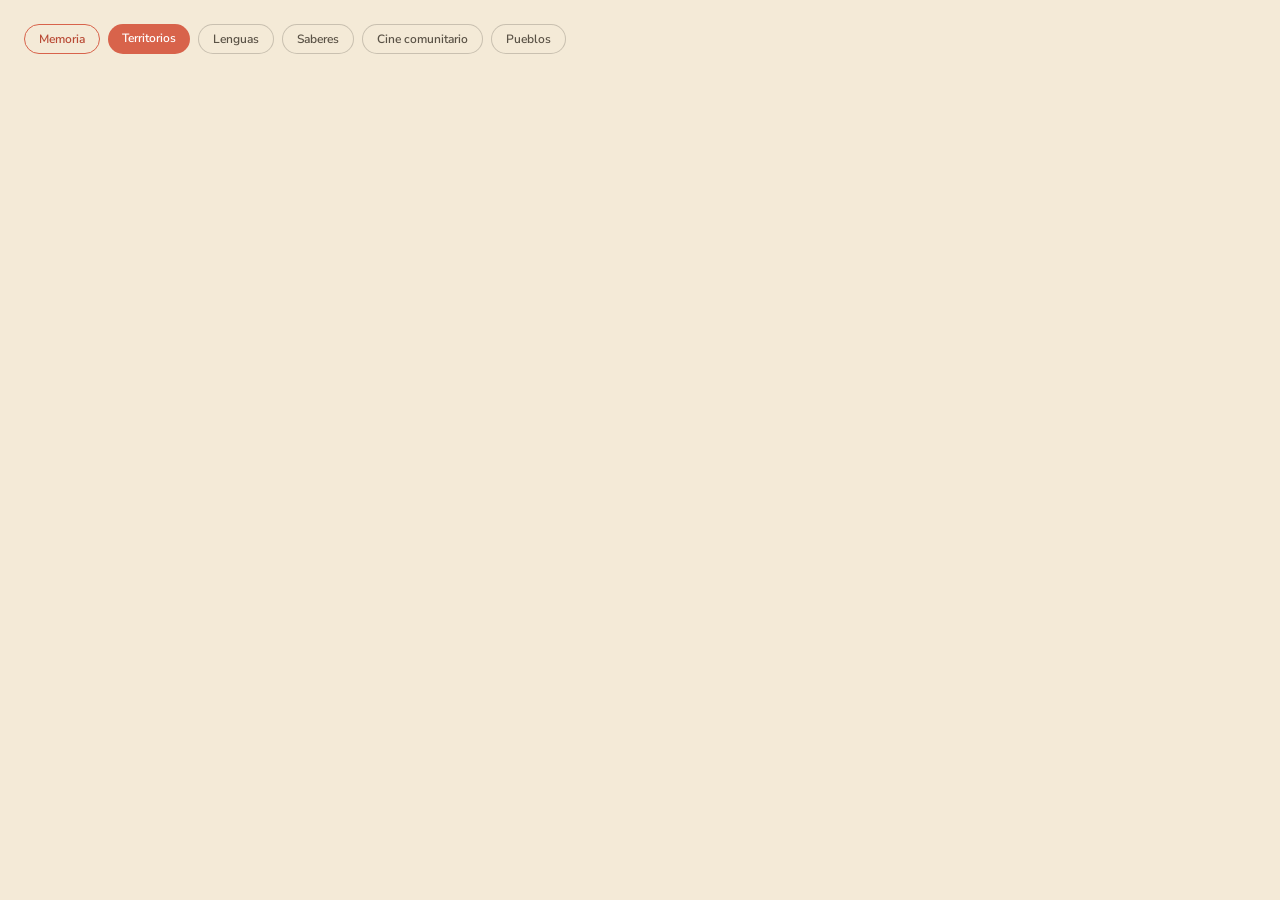
<file: preview/components-tags.html>
<!doctype html><html><head><meta charset="utf-8"><link rel="stylesheet" href="_card.css"></head><body>
<div style="display:flex;gap:8px;flex-wrap:wrap">
  <span style="background:#f4ead7;border:1px solid #d8634b;color:#b94a35;padding:6px 14px;border-radius:99px;font-size:12px;font-weight:600">Memoria</span>
  <span style="background:#d8634b;color:#fff;padding:6px 14px;border-radius:99px;font-size:12px;font-weight:600">Territorios</span>
  <span style="background:#f4ead7;border:1px solid rgba(30,26,20,.20);color:#5a5246;padding:6px 14px;border-radius:99px;font-size:12px;font-weight:600">Lenguas</span>
  <span style="background:#f4ead7;border:1px solid rgba(30,26,20,.20);color:#5a5246;padding:6px 14px;border-radius:99px;font-size:12px;font-weight:600">Saberes</span>
  <span style="background:#f4ead7;border:1px solid rgba(30,26,20,.20);color:#5a5246;padding:6px 14px;border-radius:99px;font-size:12px;font-weight:600">Cine comunitario</span>
  <span style="background:#f4ead7;border:1px solid rgba(30,26,20,.20);color:#5a5246;padding:6px 14px;border-radius:99px;font-size:12px;font-weight:600">Pueblos</span>
</div>
</body></html>
</file>
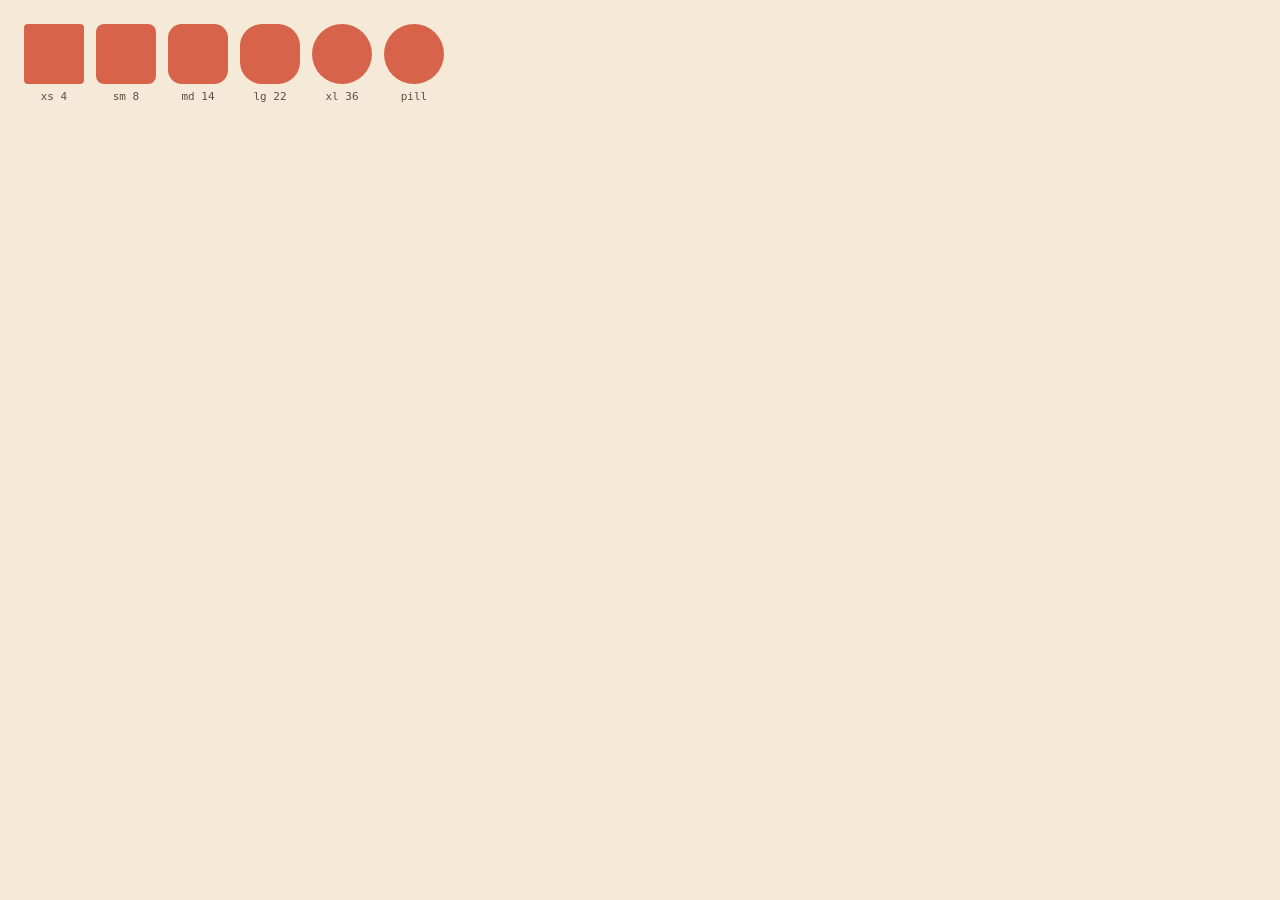
<file: preview/spacing-radii.html>
<!doctype html><html><head><meta charset="utf-8"><link rel="stylesheet" href="_card.css"></head><body>
<div class="row" style="align-items:flex-end">
  <div style="text-align:center"><div style="background:#d8634b;width:60px;height:60px;border-radius:4px"></div><div class="mono" style="margin-top:6px">xs 4</div></div>
  <div style="text-align:center"><div style="background:#d8634b;width:60px;height:60px;border-radius:8px"></div><div class="mono" style="margin-top:6px">sm 8</div></div>
  <div style="text-align:center"><div style="background:#d8634b;width:60px;height:60px;border-radius:14px"></div><div class="mono" style="margin-top:6px">md 14</div></div>
  <div style="text-align:center"><div style="background:#d8634b;width:60px;height:60px;border-radius:22px"></div><div class="mono" style="margin-top:6px">lg 22</div></div>
  <div style="text-align:center"><div style="background:#d8634b;width:60px;height:60px;border-radius:36px"></div><div class="mono" style="margin-top:6px">xl 36</div></div>
  <div style="text-align:center"><div style="background:#d8634b;width:60px;height:60px;border-radius:99px"></div><div class="mono" style="margin-top:6px">pill</div></div>
</div>
</body></html>
</file>
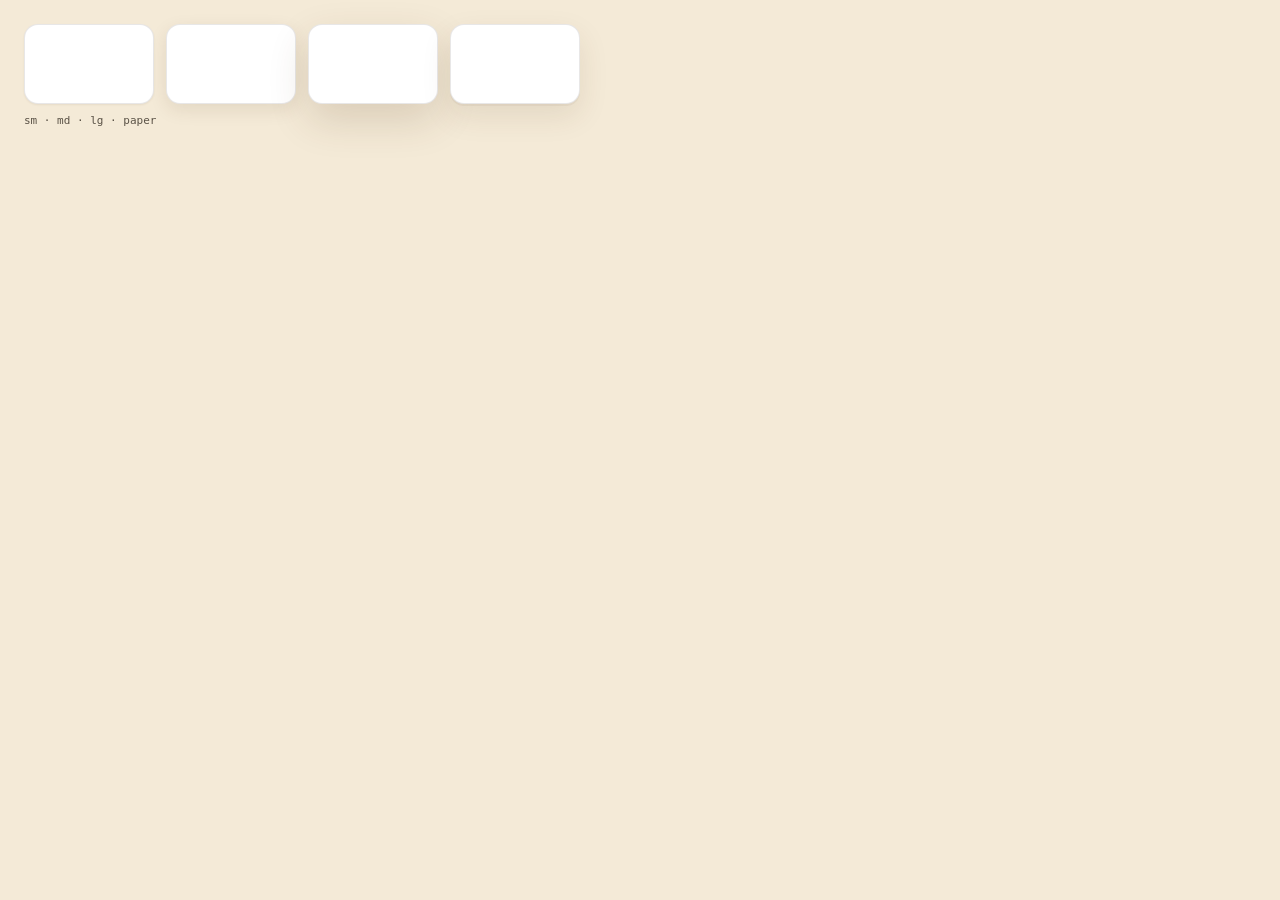
<file: preview/spacing-shadows.html>
<!doctype html><html><head><meta charset="utf-8"><link rel="stylesheet" href="_card.css"></head><body>
<div class="row">
  <div style="background:#fff;width:130px;height:80px;border-radius:14px;box-shadow:0 1px 2px rgba(80,50,20,.08);border:1px solid rgba(30,26,20,.10)"></div>
  <div style="background:#fff;width:130px;height:80px;border-radius:14px;box-shadow:0 6px 18px rgba(80,50,20,.10);border:1px solid rgba(30,26,20,.10)"></div>
  <div style="background:#fff;width:130px;height:80px;border-radius:14px;box-shadow:0 16px 40px rgba(80,50,20,.16);border:1px solid rgba(30,26,20,.10)"></div>
  <div style="background:#fff;width:130px;height:80px;border-radius:14px;box-shadow:0 2px 0 rgba(80,50,20,.05),0 12px 30px rgba(80,50,20,.10);border:1px solid rgba(30,26,20,.10)"></div>
</div>
<div class="mono" style="margin-top:10px">sm · md · lg · paper</div>
</body></html>
</file>
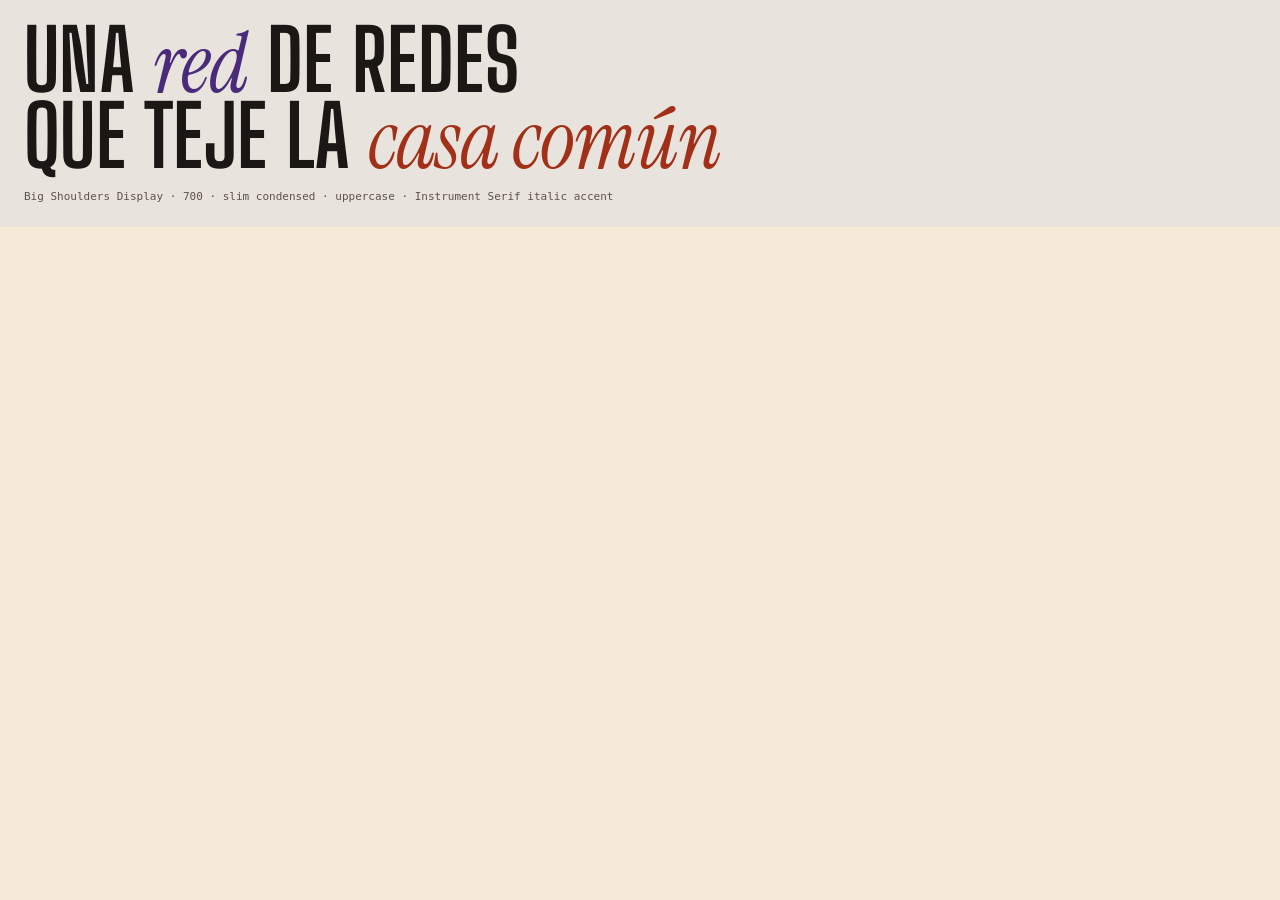
<file: preview/type-display.html>
<!doctype html><html><head><meta charset="utf-8"><link rel="stylesheet" href="_card.css">
<link href="https://fonts.googleapis.com/css2?family=Big+Shoulders+Display:wght@300;400;500;600;700;800;900&family=Instrument+Serif:ital@0;1&display=swap" rel="stylesheet">
<style>
  body{background:#e8e4dd}
  .display{
    font-family:"Big Shoulders Display",Impact,sans-serif;
    font-weight:700;
    text-transform:uppercase;
    line-height:0.86;
    letter-spacing:0.005em;
    color:#1a1715;
    font-size:84px;
  }
  .accent{
    font-family:"Instrument Serif",Georgia,serif;
    font-style:italic;
    text-transform:none;
    font-weight:400;
    color:#4a2a7a;
    letter-spacing:-0.01em;
  }
</style>
</head><body>
<div style="display:flex;flex-direction:column;gap:14px">
  <div class="display">Una <span class="accent">red</span> de redes<br>que teje la <span class="accent" style="color:#a23018">casa común</span></div>
  <div class="mono">Big Shoulders Display · 700 · slim condensed · uppercase · Instrument Serif italic accent</div>
</div>
</body></html>
</file>
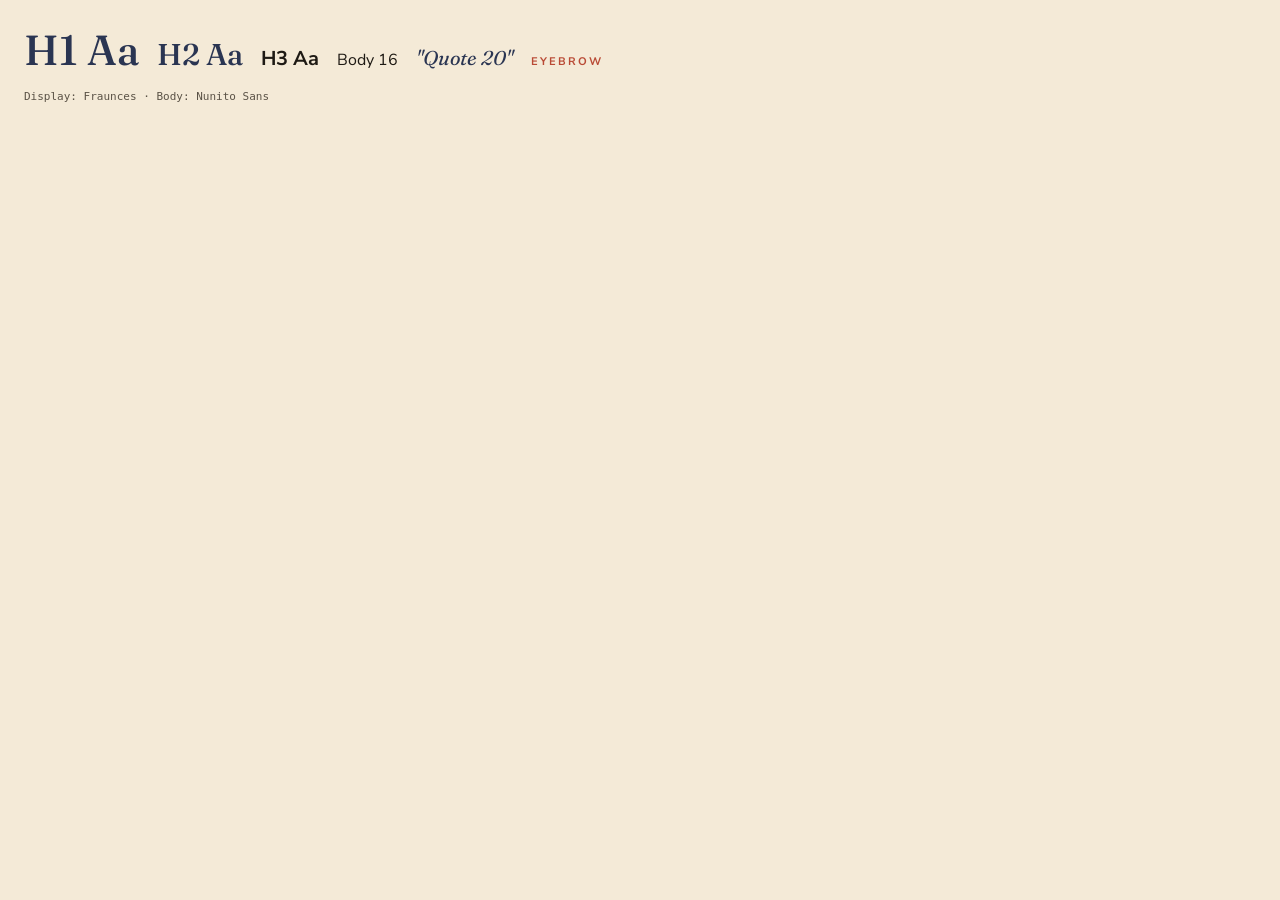
<file: preview/type-scale.html>
<!doctype html><html><head><meta charset="utf-8"><link rel="stylesheet" href="_card.css"></head><body>
<div style="display:flex;align-items:baseline;gap:18px;flex-wrap:wrap">
  <span class="serif" style="font-size:42px;font-weight:500;color:#2a3552">H1 Aa</span>
  <span class="serif" style="font-size:30px;font-weight:500;color:#2a3552">H2 Aa</span>
  <span style="font-size:20px;font-weight:700">H3 Aa</span>
  <span style="font-size:16px;font-weight:400">Body 16</span>
  <span class="serif" style="font-size:20px;font-style:italic;font-weight:400;color:#2a3552">"Quote 20"</span>
  <span style="font-size:11px;font-weight:700;text-transform:uppercase;letter-spacing:.18em;color:#b94a35">EYEBROW</span>
</div>
<div class="mono" style="margin-top:14px">Display: Fraunces · Body: Nunito Sans</div>
</body></html>
</file>
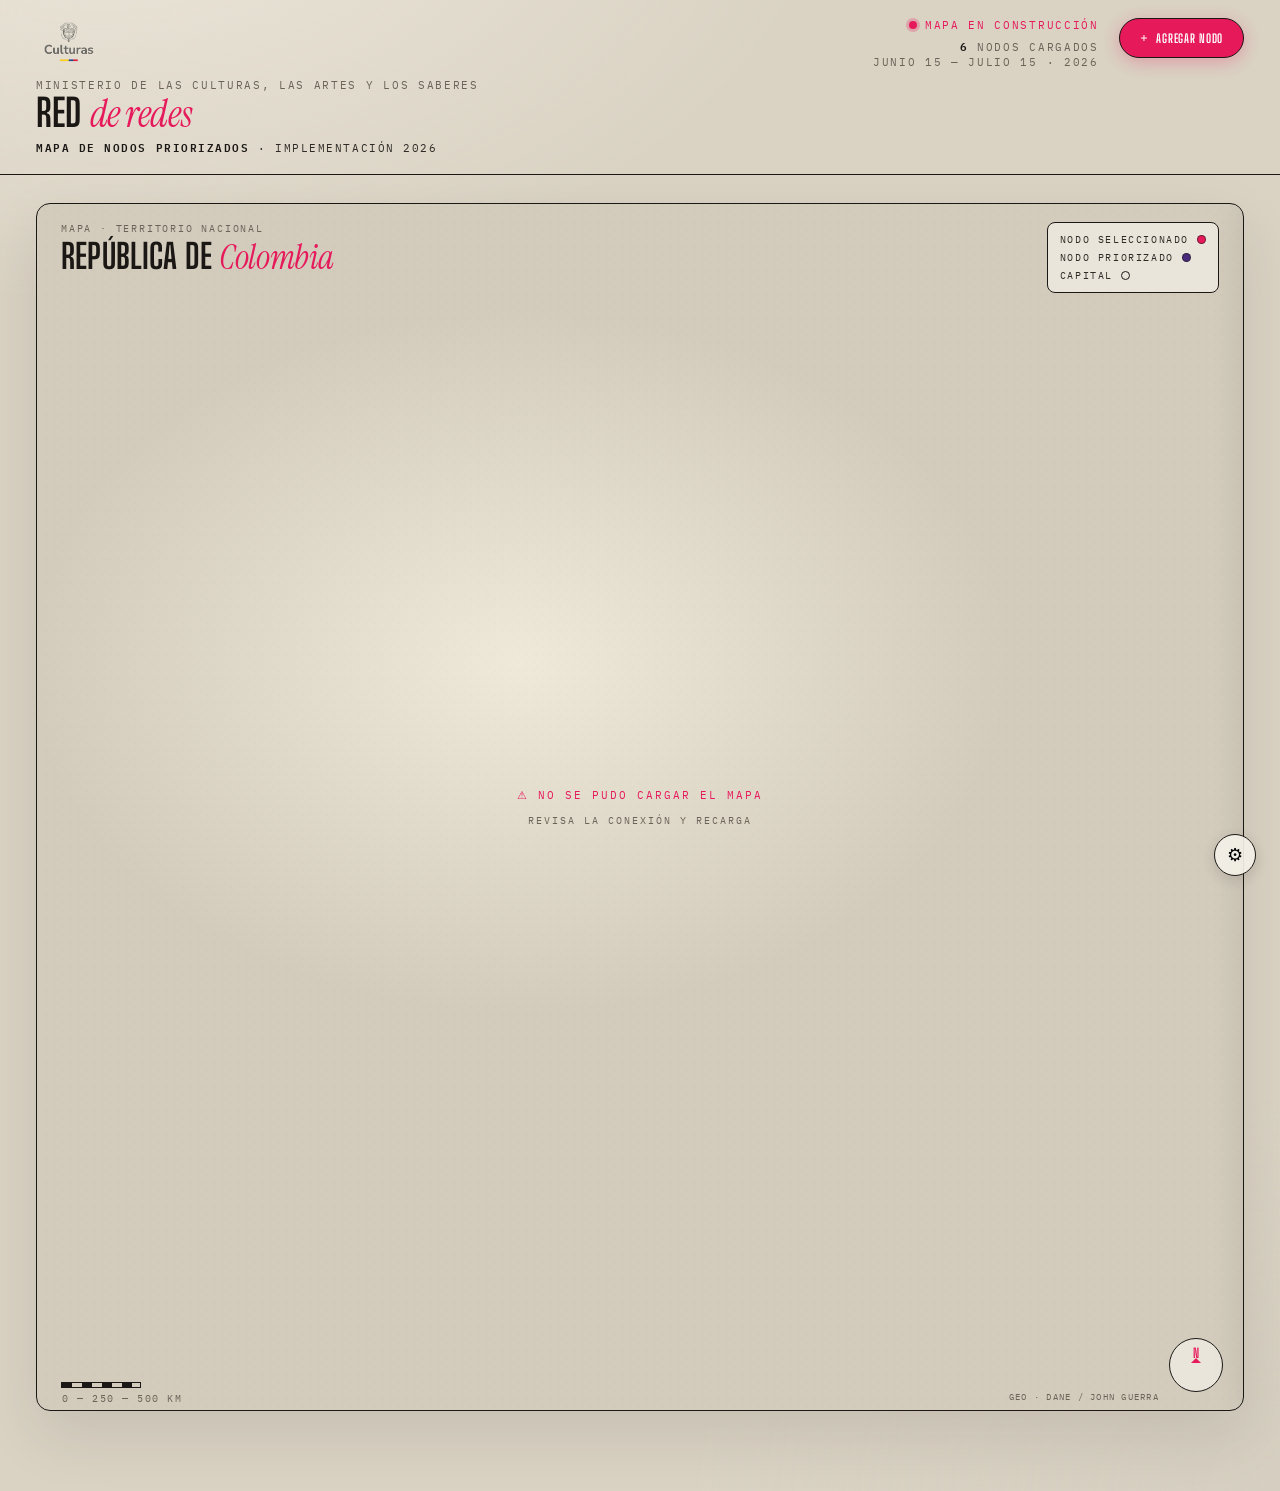
<file: ui_kits/red_de_redes/index_form.html>
<!doctype html>
<html lang="es-CO">
<head>
<meta charset="utf-8">
<meta name="viewport" content="width=device-width, initial-scale=1">
<title>Red de redes · Ingreso de nodos · Minculturas 2026</title>
<link rel="stylesheet" href="../../colors_and_type.css">
<style>
  *,*::before,*::after{box-sizing:border-box}
  html,body{margin:0;padding:0;min-height:100vh}
  body{
    background:
      radial-gradient(1200px 700px at 8% -8%, #ece6da 0%, transparent 60%),
      radial-gradient(900px 600px at 100% 100%, #d6cfc1 0%, transparent 65%),
      #dad3c4;
    color:var(--rdr-ink); font-family:var(--rdr-font-body);
  }



  /* header */
  header.top{
    display:flex;align-items:flex-start;justify-content:space-between;gap:32px;
    padding:18px 36px 18px;border-bottom:1.5px solid var(--rdr-ink);
  }
  .brand-logo{
    display:block;height:50px;width:auto;
    margin-bottom:10px;
    opacity:0.85;
  }
  .brand .eye{
    font-family:var(--rdr-font-mono);font-size:10.5px;
    text-transform:uppercase;letter-spacing:0.16em;color:var(--rdr-ink-mute);
    margin-bottom:4px;
  }
  .brand h1{
    font-family:var(--rdr-font-display);font-weight:700;text-transform:uppercase;
    font-size:38px;line-height:0.9;color:var(--rdr-ink);margin:0;letter-spacing:0.005em;
  }
  .brand h1 em{
    font-family:var(--rdr-font-editorial);font-style:italic;font-weight:400;
    text-transform:none;letter-spacing:-0.012em;color:#e6195b;
  }
  .brand .doc{
    font-family:var(--rdr-font-mono);font-size:11px;color:var(--rdr-ink-soft);
    text-transform:uppercase;letter-spacing:0.14em;margin-top:6px;
  }
  .brand .doc b{color:var(--rdr-ink);font-weight:600}
  header .meta{
    text-align:right;
    font-family:var(--rdr-font-mono);font-size:10.5px;color:var(--rdr-ink-mute);
    text-transform:uppercase;letter-spacing:0.16em;
  }
  header .meta b{color:var(--rdr-ink);font-weight:600}
  header .meta .pulse{
    display:inline-flex;align-items:center;gap:8px;color:#e6195b;margin-bottom:4px;
  }
  header .meta .pulse::before{
    content:"";width:8px;height:8px;border-radius:99px;background:#e6195b;
    box-shadow:0 0 0 3px rgba(230,25,91,0.25);
    animation:p 1.6s ease-in-out infinite;
  }
  @keyframes p{0%,100%{transform:scale(1)}50%{transform:scale(1.25)}}

  /* main: simple block — el stage ocupa el ancho completo siempre */
  main{
    max-width:1480px;margin:0 auto;padding:28px 36px 80px;
    position:relative; /* necesario para que aside.ficha se posicione respecto al stage */
  }
  main.ficha-open{ /* clase solo para el zoom JS */ }

  /* Header right group — meta + button flush right */
  .header-right{
    display:flex;align-items:flex-start;gap:20px;flex-shrink:0;
  }
  header .meta{text-align:right}

  /* FICHA: absolute overlay deslizable — el mapa NUNCA cambia de tamaño */
  aside.ficha{
    position:absolute;
    top:0;right:0;bottom:0;
    width:min(440px,42%);
    z-index:40;
    transform:translateX(105%);
    transition:transform 0.42s cubic-bezier(0.4,0,0.2,1);
    display:flex;flex-direction:column;
    overflow:hidden;
    box-shadow:-12px 0 40px rgba(26,23,21,0.18);
    border-radius:0 14px 14px 0;
  }
  main.ficha-open aside.ficha{
    transform:translateX(0);
  }

  /* MAP STAGE */
  .stage{
    position:relative;
    /* aspect-ratio keeps the square Colombia map proportional on every screen */
    aspect-ratio:1/1;
    background:
      radial-gradient(700px 500px at 40% 38%,#efe9da 0%,transparent 70%),
      #d3ccbd;
    border:1.5px solid var(--rdr-ink);border-radius:14px;overflow:hidden;
    box-shadow:0 24px 60px rgba(26,23,21,.10);
  }
  .stage::before{
    content:"";position:absolute;inset:0;
    background-image:
      radial-gradient(circle at 20% 30%, rgba(26,23,21,.022) 0, transparent 1.5px),
      radial-gradient(circle at 70% 60%, rgba(26,23,21,.020) 0, transparent 1.5px);
    background-size:8px 8px,12px 12px;
    mix-blend-mode:multiply;opacity:.55;pointer-events:none;
  }

  .stage-head{
    position:absolute;top:18px;left:24px;right:24px;z-index:10;
    display:flex;align-items:flex-start;justify-content:space-between;gap:18px;
    pointer-events:none;
  }
  .stage-head .lbl{
    font-family:var(--rdr-font-mono);font-size:10px;
    text-transform:uppercase;letter-spacing:0.18em;color:var(--rdr-ink-mute);
  }
  .stage-head h2{
    font-family:var(--rdr-font-display);font-weight:700;text-transform:uppercase;
    font-size:34px;margin:6px 0 0;letter-spacing:0.005em;line-height:0.92;
    color:var(--rdr-ink);
  }
  .stage-head h2 em{
    font-family:var(--rdr-font-editorial);font-style:italic;font-weight:400;
    text-transform:none;letter-spacing:-0.012em;color:#e6195b;
  }
  .legend{
    background:rgba(244,240,232,0.7);
    border:1.5px solid var(--rdr-ink);border-radius:8px;
    padding:10px 12px;display:flex;flex-direction:column;gap:5px;
    font-family:var(--rdr-font-mono);font-size:10px;
    color:var(--rdr-ink-soft);text-transform:uppercase;letter-spacing:0.16em;
  }
  .legend span{display:inline-flex;align-items:center;gap:8px}
  .legend i{width:9px;height:9px;border-radius:99px;border:1px solid rgba(26,23,21,.6)}

  .map-svg{position:absolute;inset:0;width:100%;height:100%;z-index:1}
  .nodes{position:absolute;inset:0;z-index:3;pointer-events:none}
  .nodes > *{pointer-events:auto}

  /* Loading state */
  .map-loading{
    position:absolute;inset:0;z-index:10;
    display:flex;align-items:center;justify-content:center;flex-direction:column;gap:12px;
    font-family:var(--rdr-font-mono);font-size:11px;color:var(--rdr-ink-mute);
    text-transform:uppercase;letter-spacing:0.18em;
  }
  .map-loading .spinner{
    width:30px;height:30px;border-radius:99px;
    border:2px solid rgba(26,23,21,0.15);border-top-color:#e6195b;
    animation:spin 0.9s linear infinite;
  }
  @keyframes spin{to{transform:rotate(360deg)}}

  /* nodes */
  .node{
    position:absolute;transform:translate(-50%,-50%);
    border-radius:99px;cursor:pointer;
    transition:transform .25s var(--rdr-ease);z-index:4;
    border:none;padding:0;
  }
  .node:focus-visible{outline:3px solid #e6195b;outline-offset:4px}
  .node:hover{transform:translate(-50%,-50%) scale(1.3);z-index:30}

  .node.nodo{
    width:18px;height:18px;background:var(--rdr-morado);
    border:2px solid var(--rdr-ink);
    box-shadow:0 0 0 4px rgba(74,42,122,0.18);
  }
  .node.nodo.selected{
    background:#e6195b;
    box-shadow:0 0 0 6px rgba(230,25,91,0.25);
    z-index:6;
  }
  .node.nodo.selected::after{
    content:"";position:absolute;inset:-3px;border-radius:99px;
    border:1.5px dashed var(--rdr-ink);
    animation:rot 14s linear infinite;
  }
  @keyframes rot{to{transform:rotate(360deg)}}
  .node.nodo.selected::before{
    content:"";position:absolute;inset:-2px;border-radius:99px;
    box-shadow:0 0 0 0 rgba(230,25,91,.55);
    animation:ring 2.2s ease-out infinite;
  }
  @keyframes ring{0%{box-shadow:0 0 0 0 rgba(230,25,91,.5)}100%{box-shadow:0 0 0 28px rgba(230,25,91,0)}}

  .node-label{
    position:absolute;
    font-family:var(--rdr-font-display);font-weight:700;text-transform:uppercase;
    font-size:13px;line-height:1;letter-spacing:0.04em;color:var(--rdr-ink);
    text-align:left;white-space:nowrap;pointer-events:none;
    transform:translate(14px,-8px);
  }
  .node-label small{
    display:block;margin-top:4px;
    font-family:var(--rdr-font-mono);font-size:9.5px;font-weight:500;
    text-transform:uppercase;letter-spacing:0.14em;color:var(--rdr-ink-mute);
    text-wrap:pretty;
  }
  .node-label.selected{color:#e6195b}
  .node-label.left{transform:translate(calc(-100% - 14px),-8px);text-align:right}

  /* Capital reference (Bogotá) - small, non-clickable, just orientation */
  .capital-ref{
    position:absolute;width:9px;height:9px;border-radius:99px;
    background:transparent;border:1.5px solid var(--rdr-ink);
    transform:translate(-50%,-50%);z-index:3;
  }
  .capital-ref::after{
    content:"Bogotá";position:absolute;top:14px;left:50%;transform:translateX(-50%);
    font-family:var(--rdr-font-mono);font-size:9.5px;font-weight:500;
    text-transform:uppercase;letter-spacing:0.14em;color:var(--rdr-ink-mute);
    white-space:nowrap;
  }

  .compass{
    position:absolute;bottom:18px;right:20px;z-index:20;
    width:54px;height:54px;border-radius:99px;
    border:1.5px solid var(--rdr-ink);background:rgba(244,240,232,0.7);
    display:flex;align-items:center;justify-content:center;
    font-family:var(--rdr-font-display);font-weight:700;font-size:13px;
    color:var(--rdr-ink);
  }
  .compass::before{content:"N";position:absolute;top:6px;color:#e6195b}
  .compass::after{
    content:"";position:absolute;left:50%;top:14px;width:0;height:0;
    border:5px solid transparent;border-bottom-color:#e6195b;transform:translateX(-50%);
  }
  .scale{
    position:absolute;bottom:22px;left:24px;z-index:20;
    display:flex;align-items:center;gap:8px;
    font-family:var(--rdr-font-mono);font-size:9.5px;
    text-transform:uppercase;letter-spacing:0.16em;color:var(--rdr-ink-mute);
  }
  .scale .bar{
    width:80px;height:6px;border:1.5px solid var(--rdr-ink);position:relative;
    background:linear-gradient(90deg,var(--rdr-ink) 50%,transparent 50%) 0/20px 6px;
  }
  .scale .bar::after{content:"0 — 250 — 500 km";position:absolute;top:9px;left:0;white-space:nowrap}

  .map-attrib{
    position:absolute;bottom:8px;right:84px;z-index:20;
    font-family:var(--rdr-font-mono);font-size:9px;
    color:var(--rdr-ink-mute);text-transform:uppercase;letter-spacing:0.14em;
  }

  /* ---- zoom wrapper (animates map + nodes together) ---- */
  .map-wrap{
    position:absolute;inset:0;
    transform-origin:0 0;
    transition:transform 0.55s cubic-bezier(0.4,0,0.2,1);
    will-change:transform;
  }

  /* ---- zoom reset button ---- */
  .zoom-reset{
    position:absolute;bottom:68px;left:24px;z-index:25;
    display:none;align-items:center;gap:6px;
    height:30px;padding:0 12px;border-radius:99px;
    background:rgba(244,240,232,0.92);border:1.5px solid var(--rdr-ink);
    cursor:pointer;
    font-family:var(--rdr-font-mono);font-size:9.5px;
    text-transform:uppercase;letter-spacing:0.14em;color:var(--rdr-ink);
    box-shadow:0 4px 14px rgba(26,23,21,0.14);
    transition:all .15s var(--rdr-ease);
    animation:fadeInUp .3s ease forwards;
  }
  .zoom-reset:hover{background:var(--rdr-ink);color:#fff}
  @keyframes fadeInUp{
    from{opacity:0;transform:translateY(6px)}
    to{opacity:1;transform:translateY(0)}
  }

  /* ---- scroll hint (mobile only) ---- */
  .scroll-hint{
    position:absolute;bottom:16px;left:50%;transform:translateX(-50%);
    z-index:25;display:none;align-items:center;gap:8px;
    background:#e6195b;color:#fff;border-radius:99px;
    padding:11px 20px;
    font-family:var(--rdr-font-mono);font-size:10.5px;
    text-transform:uppercase;letter-spacing:0.14em;white-space:nowrap;
    box-shadow:0 6px 24px rgba(230,25,91,0.40);
    pointer-events:none;
  }
  .scroll-hint.visible{
    display:flex;
    animation:shFloat .45s ease forwards, shFade .35s ease 2.4s forwards;
  }
  @keyframes shFloat{
    from{opacity:0;transform:translateX(-50%) translateY(10px)}
    to{opacity:1;transform:translateX(-50%) translateY(0)}
  }
  @keyframes shFade{to{opacity:0}}
  .scroll-hint-arrow{
    display:inline-block;
    animation:bounce 1s ease-in-out infinite;
  }
  @keyframes bounce{0%,100%{transform:translateY(0)}50%{transform:translateY(3px)}}

  /* CIERRE MÓVIL: botón sobre el triángulo magenta */
  .ficha-close-btn{
    display:none; /* sólo visible en móvil (ver media query) */
    position:absolute;top:8px;right:8px;z-index:50;
    align-items:center;gap:5px;
    background:#e6195b;border:none;border-radius:99px;
    padding:5px 12px 5px 9px;
    font-family:var(--rdr-font-mono);font-size:9.5px;
    text-transform:uppercase;letter-spacing:0.14em;color:#fff;
    cursor:pointer;box-shadow:0 2px 10px rgba(230,25,91,0.35);
  }
  .ficha-close-btn svg{flex-shrink:0}
  /* Barra de arrastre: oculta en desktop */
  .ficha-handle{ display:none; }

  /* FICHA panel — estilos visuales (posicionamiento en .stage, ver arriba) */
  .ficha{
    background:#f4f0e8;border-left:1.5px solid var(--rdr-ink);
    overflow:hidden;display:flex;flex-direction:column;
    height:100%;position:relative;
  }
  .ficha::before{
    content:"";position:absolute;top:0;right:0;
    width:0;height:0;
    border-top:54px solid #e6195b;border-left:54px solid transparent;z-index:5;
  }
  .ficha-hero{
    padding:20px 28px 22px;background:#1a1715;color:#fff;
    border-bottom:1.5px solid var(--rdr-ink);position:relative;overflow:hidden;
  }
  .ficha-hero::after{
    content:"";position:absolute;top:0;left:-2px;width:6px;height:100%;background:#e6195b;
  }
  .ficha-hero .eye{
    font-family:var(--rdr-font-mono);font-size:10.5px;
    text-transform:uppercase;letter-spacing:0.16em;color:#e6195b;margin-bottom:4px;
    display:inline-flex;align-items:center;gap:8px;
  }
  .ficha-hero .eye::before{
    content:"";width:7px;height:7px;border-radius:99px;background:#e6195b;
    box-shadow:0 0 0 3px rgba(230,25,91,.25);
    animation:p 1.6s ease-in-out infinite;
  }
  /* City name — the massive editorial centrepiece */
  .ficha-city{
    font-family:var(--rdr-font-display);font-weight:700;text-transform:uppercase;
    font-size:clamp(64px, 10vw, 120px);
    line-height:0.83;letter-spacing:-0.025em;
    color:#fff;margin:6px 0 4px;
    /* let it overflow the right edge gracefully on narrow panels */
    overflow:hidden;white-space:nowrap;text-overflow:clip;
  }
  .ficha-dept{
    font-family:var(--rdr-font-mono);font-size:11px;
    text-transform:uppercase;letter-spacing:0.18em;
    color:rgba(255,255,255,0.45);margin-bottom:10px;
  }
  .ficha-red-name{
    font-family:var(--rdr-font-editorial);font-style:italic;
    font-size:14px;line-height:1.45;
    color:rgba(255,255,255,0.65);
    border-top:1px solid rgba(255,255,255,0.12);padding-top:10px;
  }

  .ficha-body{padding:24px 28px 28px;overflow-y:auto;flex:1}
  .row{
    display:grid;grid-template-columns:120px 1fr;gap:14px;
    padding:14px 0;border-bottom:1px dashed var(--rdr-line-strong);
  }
  .row:last-child{border-bottom:none}
  .row .k{
    font-family:var(--rdr-font-mono);font-size:11px;
    text-transform:uppercase;letter-spacing:0.16em;color:var(--rdr-ink-mute);
    line-height:1.4;
  }
  .row .v{
    font-family:var(--rdr-font-body);font-size:16px;line-height:1.55;
    color:var(--rdr-ink);text-wrap:pretty;
  }
  .row .v b{font-weight:600;color:var(--rdr-ink)}
  .row .v.lead{
    font-family:var(--rdr-font-editorial);font-style:italic;
    font-size:19px;color:var(--rdr-morado);line-height:1.38;text-wrap:pretty;
  }
  .row .v .num{
    font-family:var(--rdr-font-display);font-weight:700;
    font-size:32px;line-height:1;color:#e6195b;letter-spacing:0;
    display:inline-block;margin-right:8px;vertical-align:-2px;
  }
  .row .v .small{
    display:block;margin-top:4px;
    font-family:var(--rdr-font-mono);font-size:10.5px;
    color:var(--rdr-ink-mute);text-transform:uppercase;letter-spacing:0.14em;
  }
  .row .v .person{
    display:block;padding:6px 0;
  }
  .row .v .person + .person{border-top:1px dashed rgba(26,23,21,0.18);margin-top:6px;padding-top:10px}
  .row .v a{color:var(--rdr-morado);text-decoration:none;border-bottom:1px solid var(--rdr-morado)}
  .row .v a:hover{color:#e6195b;border-bottom-color:#e6195b}

  .ficha-footer{
    padding:18px 28px;border-top:1.5px solid var(--rdr-ink);
    background:rgba(26,23,21,0.04);
    display:flex;align-items:center;justify-content:space-between;gap:12px;
  }
  .nav-prev-next{display:flex;gap:8px}
  .ctrl{
    height:38px;padding:0 16px;border-radius:99px;
    background:transparent;color:var(--rdr-ink);
    border:1.5px solid var(--rdr-ink);cursor:pointer;
    font-family:var(--rdr-font-display);font-weight:700;
    text-transform:uppercase;font-size:12px;letter-spacing:0.06em;
    display:inline-flex;align-items:center;gap:6px;
    transition:all .14s var(--rdr-ease);
  }
  .ctrl:hover{background:var(--rdr-ink);color:#fff}
  .ctrl.primary{background:#e6195b;border-color:var(--rdr-ink);color:#fff}
  .ctrl.primary:hover{background:var(--rdr-ink)}
  .counter{
    font-family:var(--rdr-font-mono);font-size:11px;
    text-transform:uppercase;letter-spacing:0.16em;color:var(--rdr-ink-mute);
  }
  .counter b{color:#e6195b;font-weight:700}

  /* ================================================================
     RESPONSIVE
     ================================================================ */

  /* --- Tablet / stacked (≤ 1079 px) ----------------------------- */
  /* La ficha está dentro de .stage (overflow:hidden). En móvil la sacamos
     del flujo con position:fixed como bottom-sheet para que sea legible. */
  @media (max-width:1079px){
    /* Barra de arrastre visible en la parte superior del bottom-sheet */
    .ficha-handle{
      display:flex;justify-content:center;padding:10px 0 4px;
      background:#f4f0e8;flex-shrink:0;
    }
    .ficha-handle::before{
      content:"";width:40px;height:4px;border-radius:99px;
      background:rgba(26,23,21,0.25);
    }
    /* Botón cerrar — solo móvil */
    .ficha-close-btn{ display:flex !important; }
    /* Ficha como bottom-sheet */
    aside.ficha{
      position:fixed !important;
      top:auto !important; bottom:0 !important;
      left:0 !important; right:0 !important;
      width:100% !important;
      max-height:75vh;
      border-radius:14px 14px 0 0 !important;
      transform:translateY(110%) !important;
      transition:transform 0.42s cubic-bezier(0.4,0,0.2,1);
      overflow-y:auto;
      box-shadow:0 -8px 40px rgba(26,23,21,0.20);
    }
    main.ficha-open aside.ficha{
      transform:translateY(0) !important;
    }
    .ficha-body{ max-height:calc(75vh - 210px); overflow-y:auto; }
  }

  /* --- Large phones / small tablets in portrait (≤ 767 px) ------- */
  @media (max-width:767px){
    /* a11y bar: tighter, wrap the buttons */
    .a11y-strip{
      padding:7px 16px;
      flex-wrap:wrap;
      row-gap:4px;
    }

    /* header: stack brand + meta, reduce h1 */
    header.top{
      flex-direction:column;
      align-items:flex-start;
      gap:10px;
      padding:14px 18px 12px;
    }
    .header-right{
      width:100%;justify-content:space-between;
    }
    .brand h1{ font-size:28px; }
    header .meta{ text-align:left; }

    /* main */
    main{ padding:14px 14px 40px; gap:14px; }

    /* stage head: smaller title + legend */
    .stage-head{ top:12px; left:14px; right:14px; gap:10px; }
    .stage-head h2{ font-size:22px; }
    .legend{ padding:7px 9px; gap:3px; font-size:9px; }
    .legend i{ width:7px; height:7px; }

    /* node dots: slightly larger tap targets */
    .node.nodo{ width:22px; height:22px; }

    /* node labels: hide non-selected ones — too cramped on mobile.
       Only the active label stays visible (in red). */
    .node-label{ opacity:0; pointer-events:none; transition:opacity .2s; }
    .node-label.selected{
      opacity:1;
      font-size:12px;
    }
    .node-label.selected small{ font-size:8.5px; }

    /* compass + scale: compress */
    .compass{ width:40px; height:40px; font-size:11px; bottom:12px; right:12px; }
    .scale{ bottom:14px; left:12px; font-size:8.5px; }
    .scale .bar{ width:60px; }
    .map-attrib{ display:none; }

    /* ficha: sin cap de altura en móvil (se puede hacer scroll) */
    .ficha{ max-height:none; }
    .ficha-body{ max-height:none; }

    /* ficha hero: bigger city name on narrow screens */
    .ficha-hero{ padding:18px 20px 20px; }
    .ficha-city{ font-size:clamp(56px, 16vw, 96px); }
    .ficha-dept{ font-size:13px; letter-spacing:0.16em; }
    .ficha-red-name{ font-size:16px; line-height:1.5; }

    /* ficha body: stack rows vertically so text has room to breathe */
    .ficha-body{ padding:20px 20px 24px; }
    .row{
      display:flex;
      flex-direction:column;
      gap:5px;
      padding:14px 0;
    }
    .row .k{
      font-size:11px;
      font-weight:700;
      letter-spacing:0.2em;
      color:var(--rdr-ink); /* stronger contrast for label */
    }
    .row .v{ font-size:18px; line-height:1.5; }
    .row .v.lead{ font-size:18px; line-height:1.5; }
    .row .v .num{ font-size:32px; }
    .row .v .small{ font-size:12px; }
    .row .v .person b{ font-size:17px; }
    .row .v .person small{ font-size:13px; display:block; margin-top:2px; }

    /* footer controls */
    .ficha-footer{ padding:16px 20px; }
    .ctrl{ height:44px; padding:0 20px; font-size:13px; }
    .counter{ font-size:12px; }
  }

  /* --- Small phones (≤ 480 px) ----------------------------------- */
  @media (max-width:480px){
    .brand h1{ font-size:24px; }
    .brand .eye{ font-size:9.5px; }
    /* Minimal a11y strip — just the buttons */
    .a11y-strip .skip{ display:none; }
    /* Stage fills nearly full width */
    main{ padding:10px 10px 32px; gap:10px; }
    .stage-head h2{ font-size:18px; }
    .legend{ font-size:8.5px; }
    /* ficha hero */
    .ficha-city{ font-size:clamp(52px, 15vw, 80px); }
    .ficha-red-name{ font-size:15px; }
    /* ficha body: keep vertical stacking, refine spacing */
    .ficha-body{ padding:16px 16px 20px; }
    .row{ padding:12px 0; gap:4px; }
    .row .v{ font-size:17px; }
    .row .v.lead{ font-size:17px; }
    .ctrl{ height:46px; font-size:14px; }
  }

  /* ================================================================
     ADD-NODE BUTTON
     ================================================================ */
  .add-node-btn{
    display:inline-flex;align-items:center;gap:8px;
    height:40px;padding:0 20px;border-radius:99px;
    background:#e6195b;border:1.5px solid var(--rdr-ink);color:#fff;
    font-family:var(--rdr-font-display);font-weight:700;
    text-transform:uppercase;font-size:12px;letter-spacing:0.06em;
    cursor:pointer;transition:all .15s var(--rdr-ease);
    box-shadow:0 4px 18px rgba(230,25,91,0.30);
    flex-shrink:0;
  }
  .add-node-btn:hover{background:var(--rdr-ink);box-shadow:none}
  .add-node-btn .plus{font-size:18px;line-height:1;font-weight:400}

  /* ================================================================
     FORM DRAWER — replaces ficha panel content when open
     ================================================================ */
  .ficha{position:relative;transition:none}
  .form-drawer{
    display:none;flex-direction:column;
    position:absolute;inset:0;z-index:10;
    background:#f4f0e8;border-radius:14px;overflow:hidden;
  }
  .form-drawer.open{display:flex}

  .form-drawer-head{
    padding:20px 28px 16px;background:#1a1715;color:#fff;
    border-bottom:1.5px solid var(--rdr-ink);flex-shrink:0;position:relative;
  }
  .form-drawer-head::after{
    content:"";position:absolute;top:0;left:-2px;width:6px;height:100%;background:#e6195b;
  }
  .form-drawer-head .eye{
    font-family:var(--rdr-font-mono);font-size:10.5px;
    text-transform:uppercase;letter-spacing:0.16em;color:#e6195b;margin-bottom:4px;
  }
  .form-drawer-head h2{
    font-family:var(--rdr-font-display);font-weight:700;text-transform:uppercase;
    font-size:22px;margin:0;color:#fff;letter-spacing:0.01em;
  }
  .form-close{
    position:absolute;top:16px;right:20px;
    background:rgba(255,255,255,0.1);border:1px solid rgba(255,255,255,0.2);
    color:#fff;width:32px;height:32px;border-radius:99px;
    cursor:pointer;font-size:18px;display:flex;align-items:center;justify-content:center;
    transition:background .15s;
  }
  .form-close:hover{background:rgba(230,25,91,0.5)}

  /* Step indicator */
  .step-bar{
    display:flex;align-items:center;padding:14px 28px;gap:0;
    background:rgba(26,23,21,0.04);border-bottom:1px solid var(--rdr-line);
    flex-shrink:0;
  }
  .step-pip{
    display:flex;flex-direction:column;align-items:center;gap:3px;flex:1;
    position:relative;
  }
  .step-pip::after{
    content:"";position:absolute;top:11px;left:50%;width:100%;height:1.5px;
    background:var(--rdr-line);z-index:0;
  }
  .step-pip:last-child::after{display:none}
  .step-pip .dot{
    width:22px;height:22px;border-radius:99px;
    border:1.5px solid var(--rdr-line);background:#f4f0e8;
    font-family:var(--rdr-font-mono);font-size:9px;font-weight:700;
    display:flex;align-items:center;justify-content:center;
    color:var(--rdr-ink-mute);z-index:1;position:relative;
    transition:all .25s;
  }
  .step-pip .slbl{
    font-family:var(--rdr-font-mono);font-size:9px;
    text-transform:uppercase;letter-spacing:0.14em;
    color:var(--rdr-ink-mute);text-align:center;
  }
  .step-pip.active .dot{background:#e6195b;border-color:#e6195b;color:#fff}
  .step-pip.active .slbl{color:#e6195b;font-weight:700}
  .step-pip.done .dot{background:var(--rdr-ink);border-color:var(--rdr-ink);color:#fff}
  .step-pip.done::after{background:var(--rdr-ink)}

  /* Form body */
  .form-body{flex:1;overflow-y:auto;padding:22px 28px}
  .step-panel{display:none}
  .step-panel.active{display:block}

  .field-group{margin-bottom:18px}
  .field-group label{
    display:block;margin-bottom:6px;
    font-family:var(--rdr-font-mono);font-size:10.5px;
    text-transform:uppercase;letter-spacing:0.16em;
    color:var(--rdr-ink-mute);
  }
  .field-group label .req{color:#e6195b}
  .field-group input,.field-group select,.field-group textarea{
    width:100%;padding:10px 14px;
    background:rgba(255,255,255,0.7);color:var(--rdr-ink);
    border:1.5px solid rgba(26,23,21,0.25);border-radius:8px;
    font-family:var(--rdr-font-body);font-size:15px;
    transition:border-color .15s;outline:none;
  }
  .field-group input:focus,.field-group select:focus,.field-group textarea:focus{
    border-color:#e6195b;background:#fff;
  }
  .field-group textarea{resize:vertical;min-height:90px;line-height:1.5}
  .field-group.error input,.field-group.error select,.field-group.error textarea{
    border-color:#e6195b;background:rgba(230,25,91,0.04);
  }
  .field-error{
    font-family:var(--rdr-font-mono);font-size:10px;
    color:#e6195b;letter-spacing:0.12em;margin-top:4px;display:none;
  }
  .field-group.error .field-error{display:block}
  .field-row{display:grid;grid-template-columns:1fr 1fr;gap:12px}
  .step-title{
    font-family:var(--rdr-font-display);font-weight:700;
    text-transform:uppercase;font-size:16px;letter-spacing:0.03em;
    color:var(--rdr-ink);margin:0 0 18px;padding-bottom:10px;
    border-bottom:1.5px solid var(--rdr-ink);
  }
  .cond-toggle{display:flex;align-items:center;gap:10px;margin-bottom:16px;cursor:pointer}
  .cond-toggle input[type=checkbox]{width:18px;height:18px;accent-color:#e6195b;cursor:pointer}
  .cond-toggle span{
    font-family:var(--rdr-font-mono);font-size:10.5px;
    text-transform:uppercase;letter-spacing:0.14em;color:var(--rdr-ink-soft);
  }
  .cond-field{display:none}
  .cond-field.show{display:block}

  /* Geocoding status */
  .geo-status{
    padding:10px 14px;border-radius:8px;margin-top:8px;
    font-family:var(--rdr-font-mono);font-size:10.5px;
    letter-spacing:0.12em;text-transform:uppercase;
    display:none;
  }
  .geo-status.loading{display:block;background:rgba(74,42,122,0.08);color:var(--rdr-morado)}
  .geo-status.ok{display:block;background:rgba(0,140,80,0.08);color:#008c50}
  .geo-status.fail{display:block;background:rgba(230,25,91,0.08);color:#e6195b}

  /* Form footer */
  .form-footer{
    padding:16px 28px;border-top:1.5px solid var(--rdr-ink);
    background:rgba(26,23,21,0.04);
    display:flex;align-items:center;justify-content:space-between;gap:12px;
    flex-shrink:0;
  }
  .form-step-counter{
    font-family:var(--rdr-font-mono);font-size:11px;
    text-transform:uppercase;letter-spacing:0.16em;color:var(--rdr-ink-mute);
  }
  .form-step-counter b{color:#e6195b}

  /* Success screen */
  .form-success{
    display:none;flex-direction:column;align-items:center;
    justify-content:center;text-align:center;padding:40px 28px;flex:1;
  }
  .form-success.show{display:flex}
  .form-success .big{
    font-family:var(--rdr-font-display);font-weight:700;
    text-transform:uppercase;font-size:38px;line-height:0.9;
    color:var(--rdr-ink);margin:16px 0 8px;
  }
  .form-success .big em{
    font-family:var(--rdr-font-editorial);font-style:italic;
    font-weight:400;color:#e6195b;text-transform:none;
  }
  .form-success p{
    font-family:var(--rdr-font-body);font-size:15px;
    color:var(--rdr-ink-soft);line-height:1.55;max-width:280px;
  }
  .check-circle{
    width:64px;height:64px;border-radius:99px;
    background:#e6195b;display:flex;align-items:center;justify-content:center;
    font-size:28px;color:#fff;
    box-shadow:0 8px 28px rgba(230,25,91,0.35);
  }

  /* Config panel */
  .config-btn{
    position:fixed;bottom:24px;right:24px;z-index:100;
    width:42px;height:42px;border-radius:99px;
    background:rgba(244,240,232,0.92);border:1.5px solid var(--rdr-ink);
    display:flex;align-items:center;justify-content:center;
    cursor:pointer;font-size:18px;box-shadow:0 4px 14px rgba(26,23,21,0.14);
    transition:all .15s;
  }
  .config-btn:hover{background:var(--rdr-ink);color:#fff}
  .config-modal{
    display:none;position:fixed;inset:0;z-index:200;
    background:rgba(26,23,21,0.55);align-items:center;justify-content:center;
  }
  .config-modal.open{display:flex}
  .config-box{
    background:#f4f0e8;border:1.5px solid var(--rdr-ink);border-radius:14px;
    padding:32px;width:min(480px,90vw);
    box-shadow:0 24px 60px rgba(26,23,21,.18);
  }
  .config-box h3{
    font-family:var(--rdr-font-display);font-weight:700;
    text-transform:uppercase;font-size:18px;margin:0 0 6px;
  }
  .config-box p{
    font-family:var(--rdr-font-mono);font-size:10.5px;
    color:var(--rdr-ink-mute);letter-spacing:0.12em;margin-bottom:20px;
  }
  .config-box input{
    width:100%;padding:10px 14px;border:1.5px solid rgba(26,23,21,0.25);
    border-radius:8px;font-size:13px;font-family:var(--rdr-font-mono);
    background:rgba(255,255,255,0.7);outline:none;margin-bottom:14px;
  }
  .config-box input:focus{border-color:#e6195b;background:#fff}
  .config-actions{display:flex;gap:10px;justify-content:flex-end}

  @media(max-width:767px){
    .add-node-btn{height:38px;padding:0 14px;font-size:11px}
    .form-body{padding:16px 18px}
    .field-row{grid-template-columns:1fr}
    .form-drawer-head{padding:16px 18px 14px}
    .form-drawer-head h2{font-size:18px}
    .form-footer{padding:14px 18px}
    .step-bar{padding:12px 14px}
    .config-btn{bottom:16px;right:16px}
  }
</style>
</head>
<body>


<header class="top">
  <div class="brand">
    <a href="https://www.mincultura.gov.co/" target="_blank" rel="noopener" aria-label="Ministerio de las Culturas">
      <img src="[data-uri]" alt="Ministerio de las Culturas" class="brand-logo">
    </a>
    <div class="eye">Ministerio de las Culturas, las Artes y los Saberes</div>
    <h1>Red <em>de redes</em></h1>
    <div class="doc"><b>Mapa de nodos priorizados</b> · Implementación 2026</div>
  </div>
  <div class="header-right">
    <div class="meta">
      <div class="pulse">Mapa en construcción</div>
      <div><b id="nodoCount">6</b> nodos cargados</div>
      <div>Junio 15 — Julio 15 · 2026</div>
    </div>
    <button class="add-node-btn" id="addNodeBtn" onclick="openFormDrawer()">
      <span class="plus">+</span> Agregar nodo
    </button>
  </div>
</header>

<main id="contenido">

  <!-- ====== MAP ====== -->
  <section class="stage">
    <div class="stage-head">
      <div>
        <div class="lbl">Mapa · territorio nacional</div>
        <h2>República de <em>Colombia</em></h2>
      </div>
      <div class="legend">
        <span>Nodo seleccionado <i style="background:#e6195b"></i></span>
        <span>Nodo priorizado <i style="background:var(--rdr-morado)"></i></span>
        <span>Capital <i style="background:transparent;border:1.5px solid #1a1715"></i></span>
      </div>
    </div>

    <div class="map-loading" id="loading">
      <div class="spinner"></div>
      <div>Cargando geografía · Colombia</div>
    </div>

    <!-- map-wrap: single element we transform for zoom (SVG + nodes move together) -->
    <div class="map-wrap" id="mapWrap">
      <svg class="map-svg" id="mapSvg" viewBox="0 0 880 880" preserveAspectRatio="xMidYMid meet">
        <defs>
          <filter id="ink"><feTurbulence type="fractalNoise" baseFrequency="0.9" numOctaves="2" seed="9"/><feDisplacementMap in="SourceGraphic" scale="0.6"/></filter>
        </defs>
        <g id="depts" fill="rgba(234,217,204,0.4)" stroke="rgba(26,23,21,0.35)" stroke-width="0.7" stroke-linejoin="round"></g>
        <path id="outline" fill="none" stroke="var(--rdr-ink)" stroke-width="1.6" stroke-linejoin="round"></path>
        <!-- mesh: subtle connections from each nodo to capital -->
        <g id="axons" stroke="#4a2a7a" stroke-width="1.0" fill="none" stroke-opacity="0.55" stroke-dasharray="3 4"></g>
      </svg>
      <div class="nodes" id="nodesLayer"></div>
    </div>

    <!-- zoom reset: appears when map is zoomed in -->
    <button class="zoom-reset" id="zoomReset" onclick="resetZoom()" aria-label="Ver mapa completo">↺ Vista completa</button>

    <!-- scroll hint: mobile only — appears after selecting a node -->
    <div class="scroll-hint" id="scrollHint" aria-live="polite">
      Ver ficha <span class="scroll-hint-arrow">↓</span>
    </div>

    <div class="map-attrib">geo · DANE / John Guerra</div>
    <div class="scale"><span class="bar"></span></div>
    <div class="compass"></div>

    <!-- ====== FICHA (overlay absoluto dentro del stage) ====== -->
    <aside class="ficha" id="fichaWrap">
      <!-- Barra de arrastre (mobile) -->
      <div class="ficha-handle" aria-hidden="true"></div>
      <!-- Botón cerrar (mobile): encima del triángulo magenta -->
      <button class="ficha-close-btn" onclick="resetZoom()" aria-label="Volver al mapa">
        <svg width="10" height="10" viewBox="0 0 10 10" fill="none">
          <line x1="1" y1="1" x2="9" y2="9" stroke="#fff" stroke-width="1.8" stroke-linecap="round"/>
          <line x1="9" y1="1" x2="1" y2="9" stroke="#fff" stroke-width="1.8" stroke-linecap="round"/>
        </svg>
        Volver al mapa
      </button>
      <div id="ficha"></div>

    <!-- FORM DRAWER -->
    <div class="form-drawer" id="formDrawer">
      <div class="form-drawer-head">
        <div class="eye">Nuevo nodo · Registro</div>
        <h2>Agregar nodo priorizado</h2>
        <button class="form-close" onclick="closeFormDrawer()" aria-label="Cerrar">×</button>
      </div>

      <!-- Step bar -->
      <div class="step-bar" id="stepBar">
        <div class="step-pip active" id="pip1">
          <div class="dot">01</div>
          <div class="slbl">Red</div>
        </div>
        <div class="step-pip" id="pip2">
          <div class="dot">02</div>
          <div class="slbl">Equipo</div>
        </div>
        <div class="step-pip" id="pip3">
          <div class="dot">03</div>
          <div class="slbl">Territorio</div>
        </div>
        <div class="step-pip" id="pip4">
          <div class="dot">04</div>
          <div class="slbl">Ejercicio</div>
        </div>
      </div>

      <!-- Form body -->
      <div class="form-body" id="formBody">

        <!-- STEP 1: Identificación de la Red -->
        <div class="step-panel active" id="step1">
          <div class="step-title">01 · La red</div>
          <div class="field-group" id="fg-red">
            <label>Nombre de la Red (sigla) <span class="req">*</span></label>
            <input type="text" id="f-red" placeholder="Ej: RADAR, Juntanza, Red HH…">
            <div class="field-error">Campo obligatorio</div>
          </div>
          <div class="field-group" id="fg-redLong">
            <label>Nombre completo de la Red <span class="req">*</span></label>
            <input type="text" id="f-redLong" placeholder="Nombre oficial completo">
            <div class="field-error">Campo obligatorio</div>
          </div>
          <div class="field-group" id="fg-city">
            <label>Nodo priorizado (ciudad / lugar) <span class="req">*</span></label>
            <input type="text" id="f-city" placeholder="Ej: Quibdó, Pasto, Leticia…">
            <div class="field-error">Campo obligatorio</div>
          </div>
        </div>

        <!-- STEP 2: Equipo humano -->
        <div class="step-panel" id="step2">
          <div class="step-title">02 · Equipo humano</div>
          <div class="field-group" id="fg-repNombre">
            <label>Nombre del representante del nodo <span class="req">*</span></label>
            <input type="text" id="f-repNombre" placeholder="Nombre completo">
            <div class="field-error">Campo obligatorio</div>
          </div>
          <div class="field-group" id="fg-repTel">
            <label>Contacto del representante (celular) <span class="req">*</span></label>
            <input type="tel" id="f-repTel" placeholder="3XX XXX XXXX">
            <div class="field-error">Campo obligatorio</div>
          </div>
          <div class="field-group">
            <label>Correo electrónico</label>
            <input type="email" id="f-correo" placeholder="correo@dominio.com">
          </div>
          <div class="field-group" id="fg-delegado">
            <label>Nombre del delegado de Minculturas <span class="req">*</span></label>
            <input type="text" id="f-delegado" placeholder="Nombre completo">
            <div class="field-error">Campo obligatorio</div>
          </div>
          <div class="field-group">
            <label>Dependencia del delegado</label>
            <input type="text" id="f-grupo" placeholder="Ej: Dirección de Poblaciones, DACMI…">
          </div>
        </div>

        <!-- STEP 3: Territorio -->
        <div class="step-panel" id="step3">
          <div class="step-title">03 · Territorio</div>
          <div class="field-group" id="fg-departamento">
            <label>Departamento <span class="req">*</span></label>
            <select id="f-departamento">
              <option value="">— Seleccionar —</option>
              <option>Amazonas</option><option>Antioquia</option><option>Arauca</option>
              <option>Atlántico</option><option>Bogotá D.C.</option><option>Bolívar</option>
              <option>Boyacá</option><option>Caldas</option><option>Caquetá</option>
              <option>Casanare</option><option>Cauca</option><option>Cesar</option>
              <option>Chocó</option><option>Córdoba</option><option>Cundinamarca</option>
              <option>Guainía</option><option>Guaviare</option><option>Huila</option>
              <option>La Guajira</option><option>Magdalena</option><option>Meta</option>
              <option>Nariño</option><option>Norte de Santander</option><option>Putumayo</option>
              <option>Quindío</option><option>Risaralda</option>
              <option>San Andrés y Providencia</option><option>Santander</option>
              <option>Sucre</option><option>Tolima</option><option>Valle del Cauca</option>
              <option>Vaupés</option><option>Vichada</option>
            </select>
            <div class="field-error">Selecciona un departamento</div>
          </div>
          <div class="field-row">
            <div class="field-group" id="fg-municipio">
              <label>Municipio <span class="req">*</span></label>
              <input type="text" id="f-municipio" placeholder="Municipio">
              <div class="field-error">Campo obligatorio</div>
            </div>
            <div class="field-group">
              <label>Vereda / Barrio</label>
              <input type="text" id="f-vereda" placeholder="Vereda o barrio">
            </div>
          </div>
          <div class="field-group">
            <label>Dirección exacta</label>
            <input type="text" id="f-direccion" placeholder="Calle, carrera, número…">
          </div>
          <div class="geo-status" id="geoStatus"></div>
          <hr style="border:none;border-top:1px dashed var(--rdr-line);margin:18px 0">
          <label class="cond-toggle">
            <input type="checkbox" id="f-lugarDif" onchange="toggleLugar()">
            <span>El lugar de la actividad es diferente a la ubicación del nodo</span>
          </label>
          <div class="cond-field" id="condLugar">
            <div class="field-group">
              <label>Lugar de la actividad</label>
              <input type="text" id="f-lugar" placeholder="Dirección o nombre del lugar">
            </div>
          </div>
        </div>

        <!-- STEP 4: Ejercicio -->
        <div class="step-panel" id="step4">
          <div class="step-title">04 · El ejercicio</div>
          <div class="field-group" id="fg-org">
            <label>Número de organizaciones que agrupa el nodo <span class="req">*</span></label>
            <input type="number" id="f-org" min="1" placeholder="Ej: 15">
            <div class="field-error">Ingresa un número válido</div>
          </div>
          <div class="field-group" id="fg-fortaleza">
            <label>Fortaleza que destaca del trabajo del nodo <span class="req">*</span></label>
            <textarea id="f-fortaleza" placeholder="Describe la principal fortaleza del nodo…"></textarea>
            <div class="field-error">Campo obligatorio</div>
          </div>
          <div class="field-group" id="fg-fecha">
            <label>Fecha posible del ejercicio de implementación <span class="req">*</span></label>
            <input type="date" id="f-fecha" min="2026-06-15" max="2026-07-15">
            <div class="field-error">La fecha debe estar entre el 15 jun y el 15 jul de 2026</div>
          </div>
          <div class="field-group">
            <label>Nota sobre la fecha (opcional)</label>
            <input type="text" id="f-fechaNote" placeholder="Ej: Tentativa, a concertar…">
          </div>
        </div>

        <!-- SUCCESS SCREEN -->
        <div class="form-success" id="formSuccess">
          <div class="check-circle">✓</div>
          <div class="big">Nodo <em>registrado</em></div>
          <p>El nodo ha sido agregado al mapa. Puedes verlo seleccionándolo en la lista.</p>
          <button class="ctrl primary" onclick="closeFormDrawer()" style="margin-top:18px">Ver en el mapa</button>
        </div>

      </div><!-- /form-body -->

      <!-- Form footer (nav) -->
      <div class="form-footer" id="formFooter">
        <div class="form-step-counter">Paso <b id="stepNumLabel">1</b> de 4</div>
        <div style="display:flex;gap:8px">
          <button class="ctrl" id="formPrevBtn" onclick="formPrev()" style="display:none">← Anterior</button>
          <button class="ctrl primary" id="formNextBtn" onclick="formNext()">Siguiente →</button>
        </div>
      </div>

    </div><!-- /form-drawer -->

    </aside><!-- /fichaWrap (dentro de .stage) -->

  </section><!-- /.stage -->

</main>

<!-- Gear button for Google Sheets config -->
<button class="config-btn" onclick="openConfigModal()" title="Configurar sincronización">⚙</button>

<!-- Config modal -->
<div class="config-modal" id="configModal">
  <div class="config-box">
    <h3>Sincronización en la nube</h3>
    <p>Pega la URL de tu Google Apps Script para activar el guardado automático en Google Sheets. Deja en blanco para usar almacenamiento local.</p>
    <input type="url" id="sheetsUrlInput" placeholder="https://script.google.com/macros/s/…/exec">
    <div class="config-actions">
      <button class="ctrl" onclick="closeConfigModal()">Cancelar</button>
      <button class="ctrl primary" onclick="saveConfig()">Guardar</button>
    </div>
  </div>
</div>

<script>
/* =====================================================================
   NODES — datos reales según correos de Mincultura (Dirección de
   Poblaciones + DACMI). Solo estos 3 son interactivos.
===================================================================== */
const nodos = [
  {
    id:'cucuta',
    lon:-72.50, lat:7.89, city:'Cúcuta',
    red:'RADAR',
    redLong:'Asociación de Radios Comunitarias de Norte de Santander — RADAR',
    departamento:'Norte de Santander',
    representantes:[
      {nombre:'Carlos Elí Guevara', rol:'Representante legal', tel:'320 342 0440'},
      {nombre:'Martha Isabel Martínez', rol:'Formación y proyectos en la Red Radar', tel:'313 807 1095'},
    ],
    correo:'radarnds@gmail.com',
    web:'https://radarenlared.com/',
    organizaciones:25,
    fortaleza:'Acompaña y fortalece las radios comunitarias del departamento. Las 25 emisoras cubren Cúcuta, Ocaña, El Tarra, La Gabarra, Convención y otros 20 municipios — una articulación que conecta producción colaborativa, formación de equipos, gestión de proyectos regionales y representación del sector ante MinTIC.',
    delegados:[
      {nombre:'Óscar Javier Bermúdez', rol:'Delegado Mincultura · DACMI'},
      {nombre:'Yesenia Polanía', rol:'Delegada Mincultura · DACMI'},
    ],
    grupo:'DACMI · Grupo de Comunicación, Culturas y Territorios',
    fecha:'Finales de julio · 2026',
    fechaNote:'Posibilidad de visitar emisoras cercanas a Cúcuta y El Zulia',
    lugar:'Cúcuta',
    direccion:'Av. 5 # 9-58 Ed. Mutuo Auxilio of. 702',
  },
  {
    id:'quibdo',
    lon:-76.66, lat:5.69, city:'Quibdó',
    red:'Mujeres del Chocó',
    redLong:'Red de mujeres artistas, cultoras y sabedoras del Chocó',
    departamento:'Chocó',
    representantes:[
      {nombre:'Nelly Caizamo', rol:'Lideresa', tel:'321 840 3767'},
    ],
    correo:'',
    web:'',
    organizaciones:15,
    fortaleza:'Cuidado de la paz y articulación con el fortalecimiento de la Red Internacional de Mujeres artistas, cultoras y sabedoras por la paz.',
    delegados:[
      {nombre:'Alba Cecilia Pineda', rol:'Delegada Mincultura · Dirección de Poblaciones'},
      {nombre:'Alejandra Ballén', rol:'Delegada Mincultura · Dirección de Poblaciones'},
    ],
    grupo:'Dirección de Poblaciones',
    fecha:'18 de junio · 2026',
    fechaNote:'Tentativa, a concertar con organizaciones',
    lugar:'Quibdó',
    direccion:'Por confirmar',
  },
  {
    id:'neiva',
    lon:-75.28, lat:2.94, city:'Neiva',
    red:'Juntanza de Jóvenes',
    redLong:'Juntanza de Jóvenes — Minga del Suroccidente',
    departamento:'Huila',
    representantes:[
      {nombre:'Yiner Quiguantar Cortés', rol:'Vocero', tel:'322 687 0655'},
    ],
    correo:'',
    web:'',
    organizaciones:40,
    fortaleza:'Inciden en las decisiones que afectan a las juventudes desde la movilización pacífica, la construcción y resistencia cultural, artística, política y social; defienden la vida, los derechos humanos, el territorio y la paz.',
    delegados:[
      {nombre:'William Aguilera', rol:'Delegado Mincultura · Dirección de Poblaciones'},
    ],
    grupo:'Dirección de Poblaciones',
    fecha:'15 de julio · 2026',
    fechaNote:'Tentativa, a concertar con organizaciones',
    lugar:'Neiva',
    direccion:'Por confirmar',
  },
  {
    id:'inirida',
    lon:-67.92, lat:3.87, city:'Inírida',
    red:'Red de Mujeres',
    redLong:'Red de mujeres lideresas del sector cultural de Guainía',
    departamento:'Guainía',
    representantes:[
      {nombre:'Ninfa Rodríguez', rol:'Representante del nodo', tel:'310 859 9010'},
    ],
    correo:'',
    web:'',
    organizaciones:15,
    fortaleza:'Fortalecimiento de los oficios y quehaceres de las mujeres del sector cultural en el departamento de Inírida.',
    delegados:[
      {nombre:'Alba Cecilia Pineda', rol:'Delegada Mincultura · Dirección de Poblaciones'},
      {nombre:'Alejandra Ballén', rol:'Delegada Mincultura · Dirección de Poblaciones'},
    ],
    grupo:'Dirección de Poblaciones',
    fecha:'25 de junio · 2026',
    fechaNote:'Tentativo, a concertar con organizaciones.',
    lugar:'Inírida',
    direccion:'Inírida · Guainía',
  },
  {
    id:'choachi',
    lon:-73.93, lat:4.53, city:'Choachí',
    red:'Red de Parteras',
    redLong:'Red de parteras campesinas tradicionales',
    departamento:'Cundinamarca',
    representantes:[
      {nombre:'Andrea Barreto', rol:'Representante del nodo', tel:'321 412 4447'},
    ],
    correo:'',
    web:'',
    organizaciones:10,
    fortaleza:'Reconocimiento de las parteras campesinas tradicionales como sujetas de derecho y portadoras de saber ancestral en los municipios del oriente de Cundinamarca.',
    delegados:[
      {nombre:'Alba Cecilia Pineda', rol:'Delegada Mincultura · Dirección de Poblaciones'},
      {nombre:'Alejandra Ballén', rol:'Delegada Mincultura · Dirección de Poblaciones'},
    ],
    grupo:'Dirección de Poblaciones',
    fecha:'22 de junio · 2026',
    fechaNote:'Tentativo, a concertar con organizaciones',
    lugar:'Choachí',
    direccion:'Por confirmar',
  },
  {
    id:'catatumbo',
    lon:-73.35, lat:8.32, city:'Ocaña',
    red:'Red Nacional de Cultura de Paz',
    redLong:'Red Nacional de Cultura de Paz — Nodo Catatumbo',
    departamento:'Norte de Santander',
    representantes:[
      {nombre:'Alejandro Navarro', rol:'Representante del nodo', tel:'3153753855'},
    ],
    correo:'',
    web:'',
    organizaciones:10,
    fortaleza:'Trabajo articulado por varios de los municipios que conforman el Catatumbo y se encuentran en extrema vulnerabilidad.',
    delegados:[
      {nombre:'Cristian Aragón', rol:'Delegado Mincultura'},
    ],
    grupo:'Minculturas',
    fecha:'22-24 de mayo · 2026',
    fechaNote:'Estaremos en estas fechas adelantando otros compromisos con las organizaciones',
    lugar:'Ocaña',
    direccion:'Ocaña, Norte de Santander',
  },
];

const bogota = {lon:-74.08, lat:4.61};

/* =====================================================================
   PROJECTION + MAP RENDER
   Cargamos GeoJSON real desde el gist de John Guerra (público).
===================================================================== */
const W=880, H=880;
const PAD = 40;
const GEO_URL = 'https://gist.githubusercontent.com/john-guerra/43c7656821069d00dcbc/raw/be6a6e239cd5b5b803c6e7c2ec405b793a9064dd/Colombia.geo.json';

let projector = null;

async function loadMap(){
  let geo;
  try{
    const res = await fetch(GEO_URL);
    if(!res.ok) throw new Error('HTTP '+res.status);
    geo = await res.json();
  }catch(err){
    console.error('Falló carga de GeoJSON, usando fallback', err);
    document.getElementById('loading').innerHTML =
      '<div style="color:#e6195b">⚠ No se pudo cargar el mapa</div>'+
      '<div style="font-size:10px">Revisa la conexión y recarga</div>';
    return;
  }

  /* compute bounds — pero ignoramos San Andrés (las islas, lon < -79)
     para no comprimir el continente. San Andrés queda fuera del recorte. */
  let minLon=Infinity,maxLon=-Infinity,minLat=Infinity,maxLat=-Infinity;
  function eachPt(coords, fn){
    if(typeof coords[0]==='number'){ fn(coords); return; }
    coords.forEach(c=>eachPt(c,fn));
  }
  geo.features.forEach(f=>{
    eachPt(f.geometry.coordinates, ([lon,lat])=>{
      // skip island archipelago for bounds calc
      if(lon < -79.5) return;
      if(lon<minLon)minLon=lon; if(lon>maxLon)maxLon=lon;
      if(lat<minLat)minLat=lat; if(lat>maxLat)maxLat=lat;
    });
  });

  /* simple equirectangular fit, latitude-corrected
     IMPORTANT: cosLat must be applied BOTH to lonRange (for the scale)
     AND to (lon - minLon) inside projector (for each point's X).
     Using cosLat only in one place causes systematic horizontal drift. */
  const midLat = (minLat+maxLat)/2;
  const cosLat = Math.cos(midLat * Math.PI/180);
  const lonRange = (maxLon - minLon) * cosLat;   // width in "corrected" degrees
  const latRange = (maxLat - minLat);             // height in degrees

  const aw = W - 2*PAD;
  const ah = H - 2*PAD;
  // scale: fit the corrected bounding box inside the canvas
  const sx = aw / lonRange;
  const sy = ah / latRange;
  const s  = Math.min(sx, sy) * 0.96;
  const ox = PAD + (aw - lonRange * s) / 2;
  const oy = PAD + (ah - latRange * s) / 2;

  projector = function(lon, lat){
    // apply cosLat to lon offset — same factor used in lonRange → consistent
    const x = ox + (lon - minLon) * cosLat * s;
    const y = oy + (maxLat - lat) * s;
    return {x, y};
  };

  /* render department polygons — saltarse San Andrés (toda costa lon<-79.5)
     porque queda fuera del recorte y rompe el clip */
  const depts = document.getElementById('depts');
  let deptHTML = '';
  geo.features.forEach((f, i)=>{
    const g = f.geometry;
    const polys = g.type==='Polygon' ? [g.coordinates] : g.coordinates;
    polys.forEach(poly=>{
      // skip if first ring is entirely in island lon range
      const firstPt = poly[0][0];
      if(firstPt[0] < -79.5) return;
      let d='';
      poly.forEach(ring=>{
        ring.forEach(([lon,lat], k)=>{
          const p = projector(lon,lat);
          d += (k===0?'M':'L') + p.x.toFixed(1) + ',' + p.y.toFixed(1);
        });
        d += 'Z';
      });
      deptHTML += `<path d="${d}"></path>`;
    });
  });
  depts.innerHTML = deptHTML;

  /* render outer outline by drawing a thicker stroke around each polygon */
  // (we already get departmental seams from depts; outline is the same paths
  //  rendered with ink stroke on top — handled above)

  /* axons cap → nodos (subtle) */
  const cap = projector(bogota.lon, bogota.lat);
  let axHTML = '';
  nodos.forEach(n=>{
    const p = projector(n.lon, n.lat);
    const mx = (cap.x+p.x)/2, my = (cap.y+p.y)/2;
    const dx = p.x-cap.x, dy = p.y-cap.y;
    const off = 30 + Math.random()*20;
    const nx = -dy, ny = dx, nl = Math.hypot(nx,ny)||1;
    const cx = mx + (nx/nl)*off, cy = my + (ny/nl)*off;
    axHTML += `<path d="M${cap.x.toFixed(1)},${cap.y.toFixed(1)} Q${cx.toFixed(1)},${cy.toFixed(1)} ${p.x.toFixed(1)},${p.y.toFixed(1)}"/>`;
  });
  document.getElementById('axons').innerHTML = axHTML;

  /* place nodes — use PERCENTAGES (not px) so they scale 1:1 with the
     SVG viewBox (0 0 880 880) regardless of the rendered element width */
  const toP = (v, dim) => (v / dim * 100).toFixed(3) + '%';
  const layer = document.getElementById('nodesLayer');
  let html = '';
  // Capital reference (small ring, non-clickable)
  html += `<div class="capital-ref" style="left:${toP(cap.x,W)};top:${toP(cap.y,H)}"></div>`;

  nodos.forEach((n, i)=>{
    const p = projector(n.lon, n.lat);
    n._x = p.x; n._y = p.y;
    const labelClass = n.id==='quibdo' ? '' : 'left';
    // No node pre-selected on load — map starts clean
    html += `<button class="node nodo" data-id="${n.id}" style="left:${toP(p.x,W)};top:${toP(p.y,H)}" aria-label="${n.city} — ${n.red}"></button>`;
    html += `<div class="node-label ${labelClass}" data-label-id="${n.id}" style="left:${toP(p.x,W)};top:${toP(p.y,H)}">${n.city}<small>${n.red}</small></div>`;
  });
  layer.innerHTML = html;

  // wire clicks
  document.querySelectorAll('.node.nodo').forEach(el=>{
    el.addEventListener('click', ()=> select(el.dataset.id));
  });

  document.getElementById('loading').style.display='none';
  // No initial zoom — map starts at full view

  // NOW safe to paint user-added nodes — projector is ready
  await loadUserNodos();
  updateCounter();
}

/* =====================================================================
   FICHA RENDERING
===================================================================== */
const ficha = document.getElementById('ficha');
let current = 0;

function renderFicha(){
  const n = nodos[current];

  const repsHTML = n.representantes.map(r=>
    `<span class="person"><b>${r.nombre}</b><small>${r.rol} · ${r.tel}</small></span>`
  ).join('');

  const delsHTML = n.delegados.map(d=>
    `<span class="person"><b>${d.nombre}</b><small>${d.rol}</small></span>`
  ).join('');

  const contactoExtra = [];
  if(n.correo) contactoExtra.push(`<a href="mailto:${n.correo}">${n.correo}</a>`);
  if(n.web) contactoExtra.push(`<a href="${n.web}" target="_blank" rel="noopener">${n.web.replace(/^https?:\/\//,'')}</a>`);

  ficha.innerHTML = `
    <div class="ficha-hero">
      <div class="eye">Nodo priorizado · ${String(current+1).padStart(2,'0')} de ${String(nodos.length).padStart(2,'0')}</div>
      <div class="ficha-city">${n.city}</div>
      <div class="ficha-dept">${n.departamento}</div>
      <div class="ficha-red-name">${n.redLong}</div>
    </div>

    <div class="ficha-body">

      <div class="row">
        <div class="k">El nodo</div>
        <div class="v lead">${n.fortaleza}</div>
      </div>

      <div class="row">
        <div class="k">Representa</div>
        <div class="v"><span class="num">${n.organizaciones}</span> organizaciones agrupadas en torno al nodo<small>${n.red}</small></div>
      </div>

      <div class="row">
        <div class="k">Representante${n.representantes.length>1?'s':''} del nodo</div>
        <div class="v">${repsHTML}${contactoExtra.length?`<small style="margin-top:8px">${contactoExtra.join(' · ')}</small>`:''}</div>
      </div>

      <div class="row">
        <div class="k">Ubicación</div>
        <div class="v">${n.city}, ${n.departamento}<small>${n.direccion}</small></div>
      </div>

      <div class="row">
        <div class="k">Equipo Mincultura</div>
        <div class="v">${delsHTML}<small style="margin-top:8px">${n.grupo}</small></div>
      </div>

      <div class="row">
        <div class="k">Encuentro</div>
        <div class="v"><b>${n.fecha}</b><small>${n.fechaNote}</small></div>
      </div>

    </div>

    <div class="ficha-footer">
      <div class="counter">Nodo <b>${String(current+1).padStart(2,'0')}</b> · de ${String(nodos.length).padStart(2,'0')}</div>
      <div class="nav-prev-next">
        <button class="ctrl" id="prevBtn">← Anterior</button>
        <button class="ctrl primary" id="nextBtn">Siguiente →</button>
      </div>
    </div>
  `;

  document.getElementById('prevBtn').onclick = ()=>{ const ni = (current-1+nodos.length)%nodos.length; select(nodos[ni].id); };
  document.getElementById('nextBtn').onclick = ()=>{ const ni = (current+1)%nodos.length; select(nodos[ni].id); };
}

/* =====================================================================
   ZOOM — centers the clicked node in the stage viewport
===================================================================== */
const ZOOM_S = 2.2; // zoom scale factor

function zoomToNode(n){
  if(!n || n._x == null) return;
  const stage = document.querySelector('.stage');
  const stageW = stage.clientWidth;
  const stageH = stage.clientHeight;
  // Account for ficha overlay: center node in the visible (left) area
  const main = document.getElementById('contenido');
  const fichaEl = document.getElementById('fichaWrap');
  const fichaW = main.classList.contains('ficha-open') && fichaEl
    ? fichaEl.offsetWidth : 0;
  const visW = stageW - fichaW;
  const nx = n._x / 880;
  const ny = n._y / 880;
  const tx = visW/2 - nx * stageW * ZOOM_S;
  const ty = stageH/2 - ny * stageH * ZOOM_S;
  const wrap = document.getElementById('mapWrap');
  wrap.style.transformOrigin = '0 0';
  wrap.style.transform = `translate(${tx.toFixed(1)}px,${ty.toFixed(1)}px) scale(${ZOOM_S})`;
  const btn = document.getElementById('zoomReset');
  btn.style.display = 'flex';
  btn.style.animation = 'none';
  btn.offsetHeight;
  btn.style.animation = '';
}

function resetZoom(){
  const main = document.getElementById('contenido');
  const wrap = document.getElementById('mapWrap');
  // 1. Reset transform immediately
  wrap.style.transform = 'translate(0px,0px) scale(1)';
  document.getElementById('zoomReset').style.display = 'none';
  // 2. Slide ficha out (CSS transition handles the animation)
  main.classList.remove('ficha-open');
  // 3. Deselect nodes
  document.querySelectorAll('.node.nodo').forEach(el=>el.classList.remove('selected'));
  document.querySelectorAll('.node-label').forEach(el=>el.classList.remove('selected'));
}

/* =====================================================================
   SCROLL HINT — mobile: animated pill nudging user to scroll down
===================================================================== */
let _hintTimer;
function showScrollHint(){
  if(window.innerWidth >= 1080) return; // desktop doesn't need it
  const hint = document.getElementById('scrollHint');
  hint.classList.remove('visible');
  clearTimeout(_hintTimer);
  // Force reflow so the animation restarts cleanly
  void hint.offsetWidth;
  hint.classList.add('visible');
  _hintTimer = setTimeout(()=>{ hint.classList.remove('visible'); }, 3000);
}

function select(id){
  current = nodos.findIndex(n=>n.id===id);
  document.querySelectorAll('.node.nodo').forEach(el=>{
    el.classList.toggle('selected', el.dataset.id===id);
  });
  document.querySelectorAll('.node-label').forEach(el=>{
    el.classList.toggle('selected', el.dataset.labelId===id);
  });
  // Open ficha overlay (CSS transform, no layout shift)
  document.getElementById('contenido').classList.add('ficha-open');
  renderFicha();
  // Zoom after one RAF — ficha is already at its final size (no layout reflow)
  requestAnimationFrame(()=>{ zoomToNode(nodos[current]); });
  // Mobile: scroll hint + auto-scroll to ficha
  if(window.innerWidth < 1080){
    showScrollHint();
    setTimeout(()=>{
      document.getElementById('ficha').scrollIntoView({behavior:'smooth', block:'start'});
    }, 600);
  }
}

loadMap();

/* Click on map background (not on a node) → reset zoom */
document.querySelector('.stage').addEventListener('click', function(e){
  if(!e.target.closest('.node, #zoomReset, .stage-head, .legend, .scroll-hint')){
    resetZoom();
  }
});

/* =====================================================================
   FORM — CONFIG, STORAGE & GOOGLE SHEETS
===================================================================== */
const CONFIG = {
  SHEETS_URL: localStorage.getItem('rdr_sheets_url') || '',
};

function getStoredNodos(){
  try{ return JSON.parse(localStorage.getItem('rdr_nodos_v1')||'[]'); }catch(e){ return []; }
}
function storeNodoLocal(n){
  const arr = getStoredNodos(); arr.push(n);
  localStorage.setItem('rdr_nodos_v1', JSON.stringify(arr));
}
async function pushToSheets(n){
  if(!CONFIG.SHEETS_URL) return;
  try{
    await fetch(CONFIG.SHEETS_URL,{
      method:'POST', mode:'no-cors',
      headers:{'Content-Type':'text/plain'},
      body:JSON.stringify(n)
    });
  }catch(e){ console.warn('Sheets sync failed',e); }
}
async function loadFromSheets(){
  if(!CONFIG.SHEETS_URL) return [];
  try{
    const r = await fetch(CONFIG.SHEETS_URL+'?action=get');
    return await r.json();
  }catch(e){ return []; }
}

/* Load user-added nodes into the map on init */
async function loadUserNodos(){
  const stored = getStoredNodos();
  const sheets = await loadFromSheets();
  const all = [...stored, ...sheets];
  // dedupe by id, then paint each new node on the map
  const seen = new Set(nodos.map(n=>n.id));
  all.forEach(n=>{
    if(!seen.has(n.id)){
      nodos.push(n);
      seen.add(n.id);
      addNodoToMap(n); // ← pinta el punto en el SVG
    }
  });
  updateCounter();
}

function updateCounter(){
  const el = document.getElementById('nodoCount');
  if(el) el.textContent = nodos.length;
}

/* =====================================================================
   GEOCODING — Nominatim (OpenStreetMap)
===================================================================== */
async function geocode(municipio, departamento){
  const q = encodeURIComponent(`${municipio}, ${departamento}, Colombia`);
  const url = `https://nominatim.openstreetmap.org/search?q=${q}&format=json&limit=1&countrycodes=co`;
  const r = await fetch(url, {headers:{'Accept-Language':'es','User-Agent':'RedDeRedes/1.0'}});
  const d = await r.json();
  if(d.length) return {lon:parseFloat(d[0].lon), lat:parseFloat(d[0].lat)};
  return null;
}

/* =====================================================================
   ADD NODE TO MAP (after form submit)
===================================================================== */
function addNodoToMap(n){
  if(!projector) return; // projector set only after loadMap() completes
  const layer = document.getElementById('nodesLayer');
  const W=880, H=880;
  const toP = (v,d) => (v/d*100).toFixed(3)+'%';
  const p = projector(n.lon, n.lat);
  n._x = p.x; n._y = p.y;
  // label side based on x position
  const lblCls = p.x > 440 ? 'left' : '';
  const btn = document.createElement('button');
  btn.className='node nodo'; btn.dataset.id=n.id;
  btn.style.left=toP(p.x,W); btn.style.top=toP(p.y,H);
  btn.setAttribute('aria-label',`${n.city} — ${n.red}`);
  btn.addEventListener('click',()=>select(n.id));
  const lbl = document.createElement('div');
  lbl.className=`node-label ${lblCls}`; lbl.dataset.labelId=n.id;
  lbl.style.left=toP(p.x,W); lbl.style.top=toP(p.y,H);
  lbl.innerHTML=`${n.city}<small>${n.red}</small>`;
  layer.appendChild(btn); layer.appendChild(lbl);
  // axon to capital
  const axons = document.getElementById('axons');
  const cap = projector(bogota.lon, bogota.lat);
  const mx=(cap.x+p.x)/2, my=(cap.y+p.y)/2;
  const dx=p.x-cap.x, dy=p.y-cap.y;
  const off=30+Math.random()*20;
  const nx=-dy, ny=dx, nl=Math.hypot(nx,ny)||1;
  const cx=mx+(nx/nl)*off, cy=my+(ny/nl)*off;
  const path = document.createElementNS('http://www.w3.org/2000/svg','path');
  path.setAttribute('d',`M${cap.x.toFixed(1)},${cap.y.toFixed(1)} Q${cx.toFixed(1)},${cy.toFixed(1)} ${p.x.toFixed(1)},${p.y.toFixed(1)}`);
  axons.appendChild(path);
}

/* =====================================================================
   FORM STATE
===================================================================== */
let formStep = 1;

function openFormDrawer(){
  formStep = 1;
  syncStepUI();
  resetFormFields();
  document.getElementById('formSuccess').classList.remove('show');
  document.getElementById('formBody').style.display='';
  document.getElementById('formFooter').style.display='';
  // Make the aside panel visible (same mechanism as clicking a node)
  document.getElementById('contenido').classList.add('ficha-open');
  document.getElementById('formDrawer').classList.add('open');
}
function closeFormDrawer(){
  document.getElementById('formDrawer').classList.remove('open');
  // If no node is selected, also hide the aside panel
  const anySelected = document.querySelector('.node.nodo.selected');
  if(!anySelected){
    document.getElementById('contenido').classList.remove('ficha-open');
    document.getElementById('mapWrap').style.transform = 'translate(0px,0px) scale(1)';
    document.getElementById('zoomReset').style.display = 'none';
  }
}
function toggleLugar(){
  const chk = document.getElementById('f-lugarDif');
  document.getElementById('condLugar').classList.toggle('show', chk.checked);
}

function syncStepUI(){
  // panels
  for(let i=1;i<=4;i++){
    document.getElementById('step'+i).classList.toggle('active', i===formStep);
    const pip=document.getElementById('pip'+i);
    pip.classList.remove('active','done');
    if(i===formStep) pip.classList.add('active');
    else if(i<formStep) pip.classList.add('done');
  }
  document.getElementById('stepNumLabel').textContent=formStep;
  document.getElementById('formPrevBtn').style.display = formStep>1?'':'none';
  document.getElementById('formNextBtn').textContent = formStep<4 ? 'Siguiente →' : 'Guardar nodo ✓';
  document.getElementById('formBody').scrollTop=0;
}

const VALIDATIONS = {
  1:[{fg:'fg-red',f:'f-red'},{fg:'fg-redLong',f:'f-redLong'},{fg:'fg-city',f:'f-city'}],
  2:[{fg:'fg-repNombre',f:'f-repNombre'},{fg:'fg-repTel',f:'f-repTel'},{fg:'fg-delegado',f:'f-delegado'}],
  3:[{fg:'fg-departamento',f:'f-departamento'},{fg:'fg-municipio',f:'f-municipio'}],
  4:[{fg:'fg-org',f:'f-org',num:true},{fg:'fg-fortaleza',f:'f-fortaleza'},
     {fg:'fg-fecha',f:'f-fecha',date:true}],
};

function validateStep(){
  let ok=true;
  (VALIDATIONS[formStep]||[]).forEach(({fg,f,num,date})=>{
    const el=document.getElementById(f), grp=document.getElementById(fg);
    const v=el.value.trim();
    let err=false;
    if(!v){ err=true; }
    else if(num && (isNaN(v)||parseInt(v)<1)){ err=true; }
    else if(date){
      const d=new Date(v);
      const min=new Date('2026-06-15'), max=new Date('2026-07-15');
      if(isNaN(d)||d<min||d>max) err=true;
    }
    grp.classList.toggle('error',err);
    if(err) ok=false;
  });
  return ok;
}

async function formNext(){
  if(!validateStep()) return;
  if(formStep===3) await runGeocode(); // geocode on step 3 advance
  if(formStep<4){ formStep++; syncStepUI(); return; }
  // STEP 4 submit
  await submitForm();
}
function formPrev(){ if(formStep>1){ formStep--; syncStepUI(); } }

async function runGeocode(){
  const municipio=document.getElementById('f-municipio').value.trim();
  const dept=document.getElementById('f-departamento').value;
  const gs=document.getElementById('geoStatus');
  gs.className='geo-status loading'; gs.textContent='◌ Geocodificando ubicación…';
  try{
    const coords = await geocode(municipio, dept);
    if(coords){ gs.className='geo-status ok'; gs.textContent=`✓ Coordenadas encontradas · ${coords.lat.toFixed(4)}°N, ${coords.lon.toFixed(4)}°W`; CONFIG._coords=coords; }
    else{ gs.className='geo-status fail'; gs.textContent='No se encontraron coordenadas exactas. El nodo se ubicará en el centro del departamento.'; CONFIG._coords=null; }
  }catch(e){ gs.className='geo-status fail'; gs.textContent='Sin conexión para geocodificar.'; CONFIG._coords=null; }
}

async function submitForm(){
  const btn=document.getElementById('formNextBtn');
  btn.disabled=true; btn.textContent='Guardando…';
  const city=document.getElementById('f-city').value.trim();
  const municipio=document.getElementById('f-municipio').value.trim();
  const dept=document.getElementById('f-departamento').value;
  const fechaRaw=document.getElementById('f-fecha').value; // YYYY-MM-DD
  const [yy,mm,dd]=fechaRaw.split('-');
  const meses=['enero','febrero','marzo','abril','mayo','junio','julio','agosto','septiembre','octubre','noviembre','diciembre'];
  const fechaStr=`${parseInt(dd)} de ${meses[parseInt(mm)-1]} · ${yy}`;
  // coords: from geocode or rough centre of departamento
  let coords = CONFIG._coords;
  if(!coords){
    try{ coords = await geocode(dept, 'Colombia'); }catch(e){}
  }
  if(!coords) coords={lon:-74.3,lat:4.5}; // fallback: approx centre of Colombia
  const vereda=document.getElementById('f-vereda').value.trim();
  const dir=document.getElementById('f-direccion').value.trim();
  const lugarDif=document.getElementById('f-lugarDif').checked;
  const n={
    id: city.toLowerCase().normalize('NFD').replace(/[\u0300-\u036f]/g,'').replace(/[^a-z0-9]+/g,'-').replace(/^-|-$/g,''),
    lon:coords.lon, lat:coords.lat,
    city,
    red:document.getElementById('f-red').value.trim(),
    redLong:document.getElementById('f-redLong').value.trim(),
    departamento:dept,
    representantes:[{nombre:document.getElementById('f-repNombre').value.trim(), rol:'Representante del nodo', tel:document.getElementById('f-repTel').value.trim()}],
    correo:document.getElementById('f-correo').value.trim(),
    web:'',
    organizaciones:parseInt(document.getElementById('f-org').value)||0,
    fortaleza:document.getElementById('f-fortaleza').value.trim(),
    delegados:[{nombre:document.getElementById('f-delegado').value.trim(), rol:document.getElementById('f-grupo').value.trim()||'Delegado Mincultura'}],
    grupo:document.getElementById('f-grupo').value.trim()||'Minculturas',
    fecha:fechaStr,
    fechaNote:document.getElementById('f-fechaNote').value.trim()||'Fecha tentativa',
    lugar:lugarDif?(document.getElementById('f-lugar').value.trim()||city):city,
    direccion:[vereda,dir].filter(Boolean).join(' · ')||'Por confirmar',
    _added: Date.now(),
  };
  // Save
  storeNodoLocal(n);
  await pushToSheets(n);
  // Add to live map
  nodos.push(n);
  addNodoToMap(n);
  updateCounter();
  // Show success
  document.getElementById('formBody').style.display='none';
  document.getElementById('formFooter').style.display='none';
  document.getElementById('formSuccess').classList.add('show');
  btn.disabled=false;
}

function resetFormFields(){
  ['f-red','f-redLong','f-city','f-repNombre','f-repTel','f-correo',
   'f-delegado','f-grupo','f-municipio','f-vereda','f-direccion',
   'f-org','f-fortaleza','f-fecha','f-fechaNote','f-lugar'].forEach(id=>{
    const el=document.getElementById(id); if(el) el.value='';
  });
  const dept=document.getElementById('f-departamento'); if(dept) dept.value='';
  const chk=document.getElementById('f-lugarDif'); if(chk) chk.checked=false;
  document.getElementById('condLugar').classList.remove('show');
  document.getElementById('geoStatus').className='geo-status';
  document.querySelectorAll('.field-group.error').forEach(g=>g.classList.remove('error'));
  CONFIG._coords=null;
}

/* Config modal */
function openConfigModal(){
  document.getElementById('sheetsUrlInput').value=CONFIG.SHEETS_URL||'';
  document.getElementById('configModal').classList.add('open');
}
function closeConfigModal(){ document.getElementById('configModal').classList.remove('open'); }
function saveConfig(){
  const url=document.getElementById('sheetsUrlInput').value.trim();
  CONFIG.SHEETS_URL=url;
  localStorage.setItem('rdr_sheets_url',url);
  closeConfigModal();
  alert(url ? '✓ Sincronización con Google Sheets activada.' : 'Modo local activado.');
}
document.getElementById('configModal').addEventListener('click',function(e){
  if(e.target===this) closeConfigModal();
});

/* User nodes are loaded inside loadMap() once the projector is ready */
</script>

</body>
</html>
</file>
<file: colors_and_type.css>
/* ============================================================
   RED DE REDES — Design tokens
   Ministerio de las Culturas, las Artes y los Saberes · Colombia
   ============================================================
   Visual register: ink-on-paper network diagrams, organic
   membranes, graph atlases. Black line over white space, with
   the warm Casa Común palette held back as accent only.
   ============================================================
   Type pairing rationale (refs: cell-membrane ink drawing +
   force-directed graph): we need a display face whose curves
   feel hand-drawn and high-contrast — like ink that swells and
   thins as it traces an organic boundary — paired with a body
   face that has the neutral, diagrammatic precision of node
   labels in a scientific atlas.

     Display  · Instrument Serif  (high contrast, sharp ductus,
                                   organic curves, near-italic
                                   energy at every weight)
     Body/UI  · IBM Plex Sans     (technical neutrality, clear
                                   at small sizes, slight humanist
                                   warmth so it doesn't feel
                                   sterile next to the serif)
     Mono     · IBM Plex Mono     (for node IDs, coordinates,
                                   data labels in the map)

   Both Plex faces are open-source and broadly available; IBM
   Plex is also a strong fit for institutional / technical
   documentation, which matches the "atlas of the network"
   register the user is steering toward.
   ============================================================ */

@import url('https://fonts.googleapis.com/css2?family=Big+Shoulders+Display:wght@300;400;500;600;700;800;900&display=swap');
@import url('https://fonts.googleapis.com/css2?family=Instrument+Serif:ital,wght@0,400;1,400&display=swap');
@import url('https://fonts.googleapis.com/css2?family=IBM+Plex+Sans:ital,wght@0,300;0,400;0,500;0,600;0,700;1,400;1,500&display=swap');
@import url('https://fonts.googleapis.com/css2?family=IBM+Plex+Mono:ital,wght@0,400;0,500;0,600;1,400&display=swap');
@import url('https://fonts.googleapis.com/css2?family=Material+Symbols+Outlined:wght,FILL@100..700,0..1&display=swap');

:root {
  /* ---------- Palette ----------
     Mostly black ink over off-white paper, à la diagram /
     atlas. Warm earth tones from Casa Común remain available
     but are now ACCENTS, not surfaces. */

  /* Surface scale — cool stone + pale flesh, NOT warm cream */
  --rdr-stone:        #e8e4dd;   /* primary page bg — neutral warm grey */
  --rdr-stone-2:      #ddd7cc;   /* shadow stone */
  --rdr-stone-3:      #cbc4b8;   /* deeper stone, dividers */
  --rdr-flesh:        #ead9cc;   /* pale flesh — accent surface */
  --rdr-flesh-2:      #d9c2b0;   /* deeper flesh */
  --rdr-paper-pure:   #f4f0e8;   /* lightest card surface (still off-white-grey) */
  --rdr-ink:          #1a1715;   /* deep cool-warm near-black */
  --rdr-ink-soft:     #2e2a26;
  --rdr-ink-mute:     #6b6258;
  --rdr-ink-faint:    #a39a8d;

  /* Legacy paper aliases (kept so existing components still work) */
  --rdr-paper:        var(--rdr-stone);
  --rdr-paper-2:      var(--rdr-stone-2);

  /* Hairlines / connection lines */
  --rdr-line:         rgba(14,13,11,0.14);
  --rdr-line-soft:    rgba(14,13,11,0.08);
  --rdr-line-strong:  rgba(14,13,11,0.32);
  --rdr-line-ink:     rgba(14,13,11,0.85); /* graph edges */

  /* Accent palette — DEEPER, more saturation, with institutional purple */
  --rdr-morado:       #4a2a7a;   /* MORADO INSTITUCIONAL — Ministerio (signature) */
  --rdr-morado-deep:  #2f1853;   /* deepest aubergine */
  --rdr-morado-soft:  #7a5cb0;   /* lifted violet */
  --rdr-coral:        #d44a35;   /* deeper red-coral, more pigment */
  --rdr-coral-deep:   #a23018;
  --rdr-terracotta:   #8a2e1a;
  --rdr-ochre:        #b87a2a;
  --rdr-mostaza:      #c89425;
  --rdr-verde:        #2f5a32;   /* deep botanical green */
  --rdr-verde-soft:   #688a4a;
  --rdr-azul-noche:   #1c2540;   /* deeper indigo-night */
  --rdr-azul-cielo:   #4a7396;
  --rdr-cyan-mark:    #2a8a86;   /* deeper teal */
  --rdr-magenta:      #8a2856;   /* magenta-vino, sister to morado */

  /* Surfaces (semantic) */
  --rdr-bg:           var(--rdr-stone);
  --rdr-bg-flesh:     var(--rdr-flesh);
  --rdr-bg-pure:      var(--rdr-paper-pure);
  --rdr-bg-deep:      var(--rdr-ink);
  --rdr-fg:           var(--rdr-ink);
  --rdr-fg-muted:     var(--rdr-ink-mute);
  --rdr-fg-faint:     var(--rdr-ink-faint);
  --rdr-fg-on-dark:   var(--rdr-paper);

  /* ---------- Type ---------- */
  /* Display: Big Shoulders Display — condensed, slim, characterful;
     Impact-flavored but with sharper humanist terminals + variable weight.
     Editorial: Instrument Serif (italic only, used as accent voice).
     Body/UI: IBM Plex Sans (technical neutrality). */
  --rdr-font-display:   "Big Shoulders Display", "Oswald", Impact, sans-serif;
  --rdr-font-editorial: "Instrument Serif", Georgia, serif;
  --rdr-font-body:      "IBM Plex Sans", system-ui, -apple-system, sans-serif;
  --rdr-font-mono:    "IBM Plex Mono", ui-monospace, "SFMono-Regular", monospace;
  --rdr-font-icon:    "Material Symbols Outlined";

  /* Tracking */
  --rdr-tracking-display: -0.012em;   /* Instrument Serif sets tight */
  --rdr-tracking-body:     0;
  --rdr-tracking-eyebrow:  0.16em;    /* uppercase mono labels */
  --rdr-tracking-mono:     0.04em;

  /* ---------- Radius ----------
     Network diagrams are mostly orthogonal + circular.
     Radii are crisp, never pillowy. */
  --rdr-r-xs:  2px;
  --rdr-r-sm:  4px;
  --rdr-r-md:  8px;
  --rdr-r-lg:  14px;
  --rdr-r-xl:  22px;
  --rdr-r-pill:9999px;

  /* ---------- Spacing ---------- */
  --rdr-s-1:  4px;  --rdr-s-2:  8px;  --rdr-s-3:  12px;
  --rdr-s-4:  16px; --rdr-s-5:  24px; --rdr-s-6:  32px;
  --rdr-s-7:  48px; --rdr-s-8:  64px; --rdr-s-9:  96px;

  /* ---------- Shadows ----------
     Quiet. Ink-on-paper does not levitate. */
  --rdr-shadow-sm: 0 1px 0 rgba(14,13,11,0.06);
  --rdr-shadow-md: 0 1px 0 rgba(14,13,11,0.06), 0 12px 28px rgba(14,13,11,0.06);
  --rdr-shadow-lg: 0 1px 0 rgba(14,13,11,0.08), 0 24px 60px rgba(14,13,11,0.10);
  --rdr-shadow-ink: 0 0 0 1px rgba(14,13,11,0.85); /* "ink stroke" treatment */

  /* Motion */
  --rdr-ease: cubic-bezier(.2,.7,.2,1);
  --rdr-dur-fast: 0.16s;
  --rdr-dur-base: 0.30s;
  --rdr-dur-slow: 0.6s;
}

/* ============================================================
   Semantic styles
   ============================================================ */
html, body {
  font-family: var(--rdr-font-body);
  color: var(--rdr-fg);
  background: var(--rdr-bg);
  font-feature-settings: "ss01", "cv02", "cv11"; /* Plex stylistic */
}

/* ----- Display: Big Shoulders Display, slim + condensed ----- */
.rdr-display, .rdr-h1, .rdr-h2, .rdr-h3,
h1, h2, h3, h4 {
  font-family: var(--rdr-font-display);
  font-weight: 600;
  letter-spacing: 0.005em;
  line-height: 0.92;
  color: var(--rdr-fg);
  text-transform: uppercase;
}

.rdr-display {
  font-size: clamp(3.5rem, 9vw, 8rem);
  font-weight: 700;
  line-height: 0.88;
  text-wrap: balance;
}
.rdr-h1 { font-size: clamp(2.5rem, 5vw, 4.5rem); font-weight: 700; line-height: 0.92; }
.rdr-h2 { font-size: clamp(1.75rem, 3.2vw, 2.75rem); font-weight: 600; line-height: 0.95; }
.rdr-h3 { font-size: clamp(1.2rem, 1.8vw, 1.5rem); font-weight: 600; line-height: 1.05; }

/* Editorial italic accent (Instrument Serif) — for *ese énfasis lírico* */
.rdr-italic, .rdr-editorial {
  font-family: var(--rdr-font-editorial);
  font-style: italic;
  font-weight: 400;
  text-transform: none;
  letter-spacing: -0.005em;
}

/* ----- Eyebrow / mono label ----- */
.rdr-eyebrow {
  font-family: var(--rdr-font-mono);
  font-size: 0.7rem;
  font-weight: 500;
  text-transform: uppercase;
  letter-spacing: var(--rdr-tracking-eyebrow);
  color: var(--rdr-fg-muted);
}
.rdr-eyebrow-ink { color: var(--rdr-ink); }
.rdr-eyebrow-coral { color: var(--rdr-coral-deep); }

/* ----- Body ----- */
.rdr-body {
  font-family: var(--rdr-font-body);
  font-size: 1rem;
  line-height: 1.55;
  font-weight: 400;
}
.rdr-body-lg {
  font-size: clamp(1.05rem, 1.4vw, 1.18rem);
  line-height: 1.55;
  font-weight: 400;
}
.rdr-body-sm {
  font-size: 0.875rem;
  line-height: 1.5;
  color: var(--rdr-fg-muted);
}

/* ----- Pull quote — Instrument italic, the lyric voice ----- */
.rdr-quote {
  font-family: var(--rdr-font-editorial);
  font-style: italic;
  font-weight: 400;
  font-size: clamp(1.5rem, 2.6vw, 2.1rem);
  line-height: 1.25;
  color: var(--rdr-morado);
  letter-spacing: -0.005em;
  text-wrap: pretty;
}

/* ----- Data / coordinates ----- */
.rdr-mono {
  font-family: var(--rdr-font-mono);
  font-size: 0.78rem;
  letter-spacing: var(--rdr-tracking-mono);
  color: var(--rdr-fg-muted);
}
.rdr-mono-ink { color: var(--rdr-ink); }

.rdr-caption {
  font-size: 0.85rem;
  color: var(--rdr-fg-muted);
  line-height: 1.45;
}

/* ============================================================
   Accessibility nav contract
   (small mono buttons, ink hairlines)
   ============================================================ */
.rdr-a11y-nav {
  display: inline-flex; align-items: center; gap: 0.4rem;
  font-family: var(--rdr-font-mono);
  font-size: 0.7rem;
  color: var(--rdr-fg-muted);
  font-weight: 500;
  text-transform: uppercase;
  letter-spacing: var(--rdr-tracking-eyebrow);
}
.rdr-a11y-nav button {
  width: 26px; height: 26px;
  border-radius: 999px;
  background: transparent;
  border: 1px solid var(--rdr-line-strong);
  color: var(--rdr-ink);
  font-family: var(--rdr-font-body);
  font-weight: 600;
  cursor: pointer;
  display: inline-flex; align-items: center; justify-content: center;
  transition: all var(--rdr-dur-fast) var(--rdr-ease);
}
.rdr-a11y-nav button:hover {
  background: var(--rdr-ink); color: var(--rdr-paper);
  border-color: var(--rdr-ink);
}

/* ============================================================
   Legacy --cc-* aliases
   (kept so older preview files keep rendering — points at
   the new ink-first tokens; warm names map to accent palette)
   ============================================================ */
:root {
  --cc-cream:        var(--rdr-stone);
  --cc-cream-2:      var(--rdr-stone-2);
  --cc-sand:         var(--rdr-flesh-2);
  --cc-coral:        var(--rdr-coral);
  --cc-coral-deep:   var(--rdr-coral-deep);
  --cc-terracotta:   var(--rdr-terracotta);
  --cc-ochre:        var(--rdr-ochre);
  --cc-mostaza:      var(--rdr-mostaza);
  --cc-verde-musgo:  var(--rdr-verde);
  --cc-verde-oliva:  var(--rdr-verde-soft);
  --cc-azul-noche:   var(--rdr-azul-noche);
  --cc-azul-cielo:   var(--rdr-azul-cielo);
  --cc-tinta:        var(--rdr-ink);
  --cc-tinta-soft:   var(--rdr-ink-soft);

  --cc-bg:           var(--rdr-bg);
  --cc-bg-soft:      #faf6ea;
  --cc-bg-deep:      var(--rdr-ink);
  --cc-surface:      var(--rdr-paper-pure);
  --cc-surface-2:    var(--rdr-paper-2);
  --cc-line:         var(--rdr-line);
  --cc-line-strong:  var(--rdr-line-strong);

  --cc-fg:           var(--rdr-fg);
  --cc-fg-muted:     var(--rdr-fg-muted);
  --cc-fg-faint:     var(--rdr-fg-faint);
  --cc-fg-on-dark:   var(--rdr-fg-on-dark);

  --cc-font-body:    var(--rdr-font-body);
  --cc-font-display: var(--rdr-font-display);
  --cc-font-icon:    var(--rdr-font-icon);

  --cc-tracking-display:   var(--rdr-tracking-display);
  --cc-tracking-eyebrow:   var(--rdr-tracking-eyebrow);
  --cc-tracking-uppercase: 0.10em;

  --cc-r-xs: var(--rdr-r-xs);
  --cc-r-sm: var(--rdr-r-sm);
  --cc-r-md: var(--rdr-r-md);
  --cc-r-lg: var(--rdr-r-lg);
  --cc-r-xl: var(--rdr-r-xl);
  --cc-r-pill: var(--rdr-r-pill);

  --cc-s-1: 4px;  --cc-s-2: 8px;  --cc-s-3: 12px;
  --cc-s-4: 16px; --cc-s-5: 24px; --cc-s-6: 32px;
  --cc-s-7: 48px; --cc-s-8: 64px; --cc-s-9: 96px;

  --cc-shadow-sm:    var(--rdr-shadow-sm);
  --cc-shadow-md:    var(--rdr-shadow-md);
  --cc-shadow-lg:    var(--rdr-shadow-lg);
  --cc-shadow-paper: var(--rdr-shadow-md);

  --cc-ease: var(--rdr-ease);
  --cc-dur-fast: var(--rdr-dur-fast);
  --cc-dur-base: var(--rdr-dur-base);
  --cc-dur-slow: var(--rdr-dur-slow);
}
</file>
<file: preview/_card.css>
@import url('https://fonts.googleapis.com/css2?family=Nunito+Sans:wght@300;400;600;700;800;900&family=Fraunces:opsz,wght@9..144,400;9..144,500;9..144,600&display=swap');
*{box-sizing:border-box;margin:0;padding:0}
html,body{font-family:"Nunito Sans",system-ui,sans-serif;background:#f4ead7;color:#1e1a14}
body{padding:24px}
.row{display:flex;flex-wrap:wrap;gap:12px}
.label{font-size:11px;font-weight:700;text-transform:uppercase;letter-spacing:.18em;color:#5a5246}
.mono{font-family:ui-monospace,monospace;font-size:11px;color:#5a5246}
.serif{font-family:"Fraunces",Georgia,serif}
</file>
